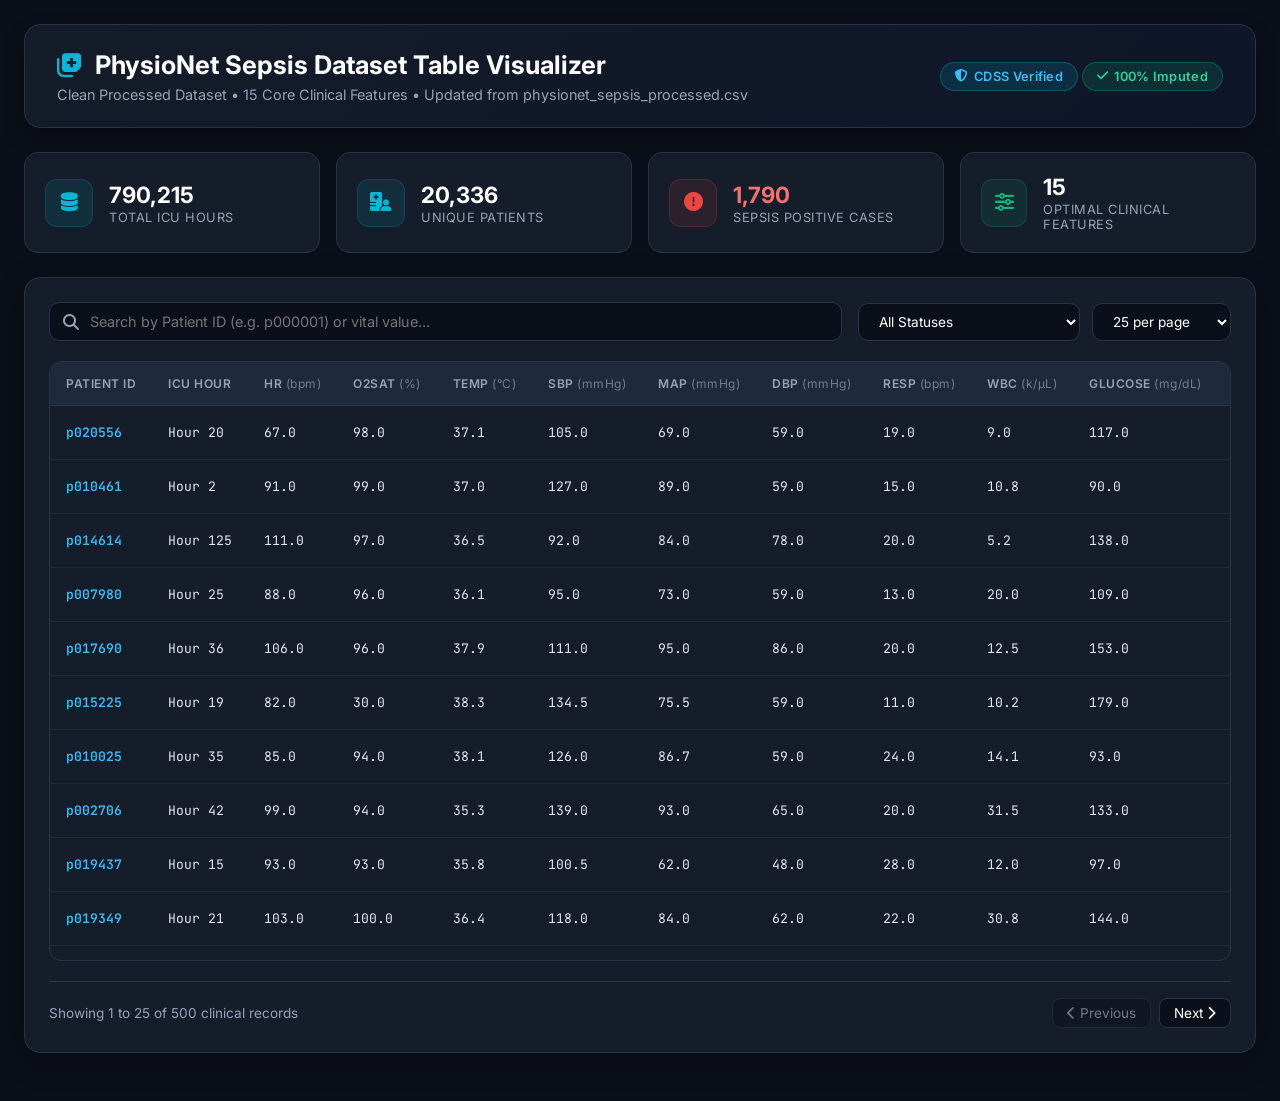
<file: dataset_table_viewer.html>
<!DOCTYPE html>
<html lang="en">
<head>
    <meta charset="UTF-8">
    <meta name="viewport" content="width=device-width, initial-scale=1.0">
    <title>PhysioNet Sepsis Dataset Visualizer (15 Core Features)</title>
    <link href="https://fonts.googleapis.com/css2?family=Inter:wght@300;400;500;600;700&family=JetBrains+Mono:wght@400;500&display=swap" rel="stylesheet">
    <link rel="stylesheet" href="https://cdnjs.cloudflare.com/ajax/libs/font-awesome/6.4.0/css/all.min.css">
    <style>
        :root {
            --bg-primary: #0b0f19;
            --bg-card: #151d2a;
            --bg-table-header: #1e293b;
            --border-color: #273549;
            --text-main: #f8fafc;
            --text-muted: #94a3b8;
            --accent-cyan: #06b6d4;
            --accent-blue: #3b82f6;
            --accent-green: #10b981;
            --accent-red: #ef4444;
            --accent-amber: #f59e0b;
        }
        * { margin: 0; padding: 0; box-sizing: border-box; font-family: 'Inter', sans-serif; }
        body { background: var(--bg-primary); color: var(--text-main); min-height: 100vh; padding: 24px; }
        
        .header-container {
            background: linear-gradient(135deg, rgba(21, 29, 42, 0.95), rgba(15, 23, 42, 0.95));
            border: 1px solid var(--border-color);
            border-radius: 16px;
            padding: 24px 32px;
            margin-bottom: 24px;
            display: flex;
            justify-content: space-between;
            align-items: center;
            backdrop-filter: blur(12px);
            box-shadow: 0 10px 25px -5px rgba(0,0,0,0.4);
        }
        .header-title h1 { font-size: 1.6rem; font-weight: 700; color: #fff; display: flex; align-items: center; gap: 12px; }
        .header-title h1 i { color: var(--accent-cyan); }
        .header-title p { color: var(--text-muted); font-size: 0.9rem; margin-top: 6px; }
        
        .badge { padding: 6px 14px; border-radius: 20px; font-size: 0.8rem; font-weight: 600; display: inline-flex; align-items: center; gap: 6px; letter-spacing: 0.3px; }
        .badge-cyan { background: rgba(6,182,212,0.15); color: #38bdf8; border: 1px solid rgba(6,182,212,0.3); }
        .badge-red { background: rgba(239,68,68,0.15); color: #f87171; border: 1px solid rgba(239,68,68,0.3); }
        .badge-green { background: rgba(16,185,129,0.15); color: #34d399; border: 1px solid rgba(16,185,129,0.3); }

        /* Stats Grid */
        .stats-grid { display: grid; grid-template-columns: repeat(auto-fit, minmax(220px, 1fr)); gap: 16px; margin-bottom: 24px; }
        .stat-card {
            background: var(--bg-card);
            border: 1px solid var(--border-color);
            border-radius: 14px;
            padding: 20px;
            display: flex;
            align-items: center;
            gap: 16px;
            transition: all 0.2s ease;
        }
        .stat-card:hover { transform: translateY(-2px); border-color: var(--accent-cyan); }
        .stat-icon {
            width: 48px; height: 48px; border-radius: 12px; display: flex; align-items: center; justify-content: center; font-size: 1.2rem;
            background: rgba(6,182,212,0.1); color: var(--accent-cyan); border: 1px solid rgba(6,182,212,0.2);
        }
        .stat-val { font-size: 1.4rem; font-weight: 700; color: #fff; }
        .stat-lbl { font-size: 0.8rem; color: var(--text-muted); text-transform: uppercase; letter-spacing: 0.5px; margin-top: 2px; }

        /* Main View Container */
        .card {
            background: var(--bg-card);
            border: 1px solid var(--border-color);
            border-radius: 16px;
            padding: 24px;
            margin-bottom: 24px;
            box-shadow: 0 8px 30px rgba(0,0,0,0.3);
        }
        .controls-bar {
            display: flex;
            flex-wrap: wrap;
            justify-content: space-between;
            align-items: center;
            gap: 16px;
            margin-bottom: 20px;
        }
        .search-box {
            position: relative;
            flex: 1;
            min-width: 260px;
        }
        .search-box input {
            width: 100%;
            padding: 10px 16px 10px 40px;
            background: #0b0f19;
            border: 1px solid var(--border-color);
            border-radius: 10px;
            color: #fff;
            font-size: 0.9rem;
            outline: none;
            transition: border-color 0.2s;
        }
        .search-box input:focus { border-color: var(--accent-cyan); }
        .search-box i { position: absolute; left: 14px; top: 50%; transform: translateY(-50%); color: var(--text-muted); }

        .filter-group { display: flex; align-items: center; gap: 12px; }
        .select-custom {
            background: #0b0f19;
            border: 1px solid var(--border-color);
            color: #fff;
            padding: 9px 16px;
            border-radius: 10px;
            font-size: 0.85rem;
            outline: none;
            cursor: pointer;
        }

        /* Table Styling */
        .table-responsive { overflow-x: auto; border-radius: 12px; border: 1px solid var(--border-color); max-height: 600px; }
        table { width: 100%; border-collapse: collapse; text-align: left; font-size: 0.85rem; white-space: nowrap; }
        th {
            background: var(--bg-table-header);
            color: var(--text-muted);
            font-weight: 600;
            padding: 14px 16px;
            position: sticky;
            top: 0;
            z-index: 10;
            border-bottom: 1px solid var(--border-color);
            text-transform: uppercase;
            font-size: 0.75rem;
            letter-spacing: 0.5px;
        }
        td { padding: 12px 16px; border-bottom: 1px solid rgba(39, 53, 73, 0.5); color: #e2e8f0; font-family: 'JetBrains Mono', monospace; font-size: 0.82rem; }
        tr:hover td { background: rgba(30, 41, 59, 0.6); }
        
        .val-missing { color: #475569; font-style: italic; }
        .val-sepsis { color: #f87171; font-weight: 600; }
        .val-normal { color: #34d399; font-weight: 500; }

        /* Pagination */
        .pagination-container {
            display: flex;
            justify-content: space-between;
            align-items: center;
            margin-top: 20px;
            padding-top: 16px;
            border-top: 1px solid var(--border-color);
        }
        .page-info { font-size: 0.85rem; color: var(--text-muted); }
        .page-btns { display: flex; gap: 8px; }
        .btn-page {
            background: #0b0f19;
            border: 1px solid var(--border-color);
            color: #fff;
            padding: 6px 14px;
            border-radius: 8px;
            cursor: pointer;
            font-size: 0.85rem;
            transition: all 0.2s;
        }
        .btn-page:hover:not(:disabled) { background: var(--accent-cyan); border-color: var(--accent-cyan); color: #000; }
        .btn-page:disabled { opacity: 0.4; cursor: not-allowed; }
    </style>
</head>
<body>

    <!-- Header Section -->
    <div class="header-container">
        <div class="header-title">
            <h1><i class="fa-solid fa-notes-medical"></i> PhysioNet Sepsis Dataset Table Visualizer</h1>
            <p>Clean Processed Dataset • 15 Core Clinical Features • Updated from <code>physionet_sepsis_processed.csv</code></p>
        </div>
        <div>
            <span class="badge badge-cyan"><i class="fa-solid fa-shield-halved"></i> CDSS Verified</span>
            <span class="badge badge-green"><i class="fa-solid fa-check"></i> 100% Imputed</span>
        </div>
    </div>

    <!-- Executive Metrics Grid -->
    <div class="stats-grid">
        <div class="stat-card">
            <div class="stat-icon"><i class="fa-solid fa-database"></i></div>
            <div>
                <div class="stat-val">790,215</div>
                <div class="stat-lbl">Total ICU Hours</div>
            </div>
        </div>
        <div class="stat-card">
            <div class="stat-icon"><i class="fa-solid fa-hospital-user"></i></div>
            <div>
                <div class="stat-val">20,336</div>
                <div class="stat-lbl">Unique Patients</div>
            </div>
        </div>
        <div class="stat-card">
            <div class="stat-icon" style="color: var(--accent-red); background: rgba(239,68,68,0.1); border-color: rgba(239,68,68,0.2);"><i class="fa-solid fa-circle-exclamation"></i></div>
            <div>
                <div class="stat-val" style="color: #f87171;">1,790</div>
                <div class="stat-lbl">Sepsis Positive Cases</div>
            </div>
        </div>
        <div class="stat-card">
            <div class="stat-icon" style="color: var(--accent-green); background: rgba(16,185,129,0.1); border-color: rgba(16,185,129,0.2);"><i class="fa-solid fa-sliders"></i></div>
            <div>
                <div class="stat-val">15</div>
                <div class="stat-lbl">Optimal Clinical Features</div>
            </div>
        </div>
    </div>

    <!-- Data Table View -->
    <div class="card">
        <div class="controls-bar">
            <div class="search-box">
                <i class="fa-solid fa-magnifying-glass"></i>
                <input type="text" id="searchInput" placeholder="Search by Patient ID (e.g. p000001) or vital value...">
            </div>
            <div class="filter-group">
                <select id="statusFilter" class="select-custom">
                    <option value="ALL">All Statuses</option>
                    <option value="SEPSIS">Sepsis Positive (Label = 1)</option>
                    <option value="NORMAL">Normal (Label = 0)</option>
                </select>
                <select id="pageSizeSelect" class="select-custom">
                    <option value="15">15 per page</option>
                    <option value="25" selected>25 per page</option>
                    <option value="50">50 per page</option>
                    <option value="100">100 per page</option>
                </select>
            </div>
        </div>

        <div class="table-responsive">
            <table id="dataTable">
                <thead>
                    <tr>
                        <th>Patient ID</th>
                        <th>ICU Hour</th>
                        <th>HR <span style="font-weight:400; text-transform:none; opacity:0.7;">(bpm)</span></th>
                        <th>O2Sat <span style="font-weight:400; text-transform:none; opacity:0.7;">(%)</span></th>
                        <th>Temp <span style="font-weight:400; text-transform:none; opacity:0.7;">(°C)</span></th>
                        <th>SBP <span style="font-weight:400; text-transform:none; opacity:0.7;">(mmHg)</span></th>
                        <th>MAP <span style="font-weight:400; text-transform:none; opacity:0.7;">(mmHg)</span></th>
                        <th>DBP <span style="font-weight:400; text-transform:none; opacity:0.7;">(mmHg)</span></th>
                        <th>Resp <span style="font-weight:400; text-transform:none; opacity:0.7;">(bpm)</span></th>
                        <th>WBC <span style="font-weight:400; text-transform:none; opacity:0.7;">(k/µL)</span></th>
                        <th>Glucose <span style="font-weight:400; text-transform:none; opacity:0.7;">(mg/dL)</span></th>
                        <th>Lactate <span style="font-weight:400; text-transform:none; opacity:0.7;">(mmol/L)</span></th>
                        <th>Creatinine <span style="font-weight:400; text-transform:none; opacity:0.7;">(mg/dL)</span></th>
                        <th>Platelets <span style="font-weight:400; text-transform:none; opacity:0.7;">(k/µL)</span></th>
                        <th>Age</th>
                        <th>Gender</th>
                        <th>Sepsis Status</th>
                    </tr>
                </thead>
                <tbody id="tableBody">
                    <!-- Dynamic JavaScript Table Rows -->
                </tbody>
            </table>
        </div>

        <div class="pagination-container">
            <div class="page-info" id="pageInfo">Showing 0 to 0 of 0 entries</div>
            <div class="page-btns">
                <button class="btn-page" id="btnPrev"><i class="fa-solid fa-chevron-left"></i> Previous</button>
                <button class="btn-page" id="btnNext">Next <i class="fa-solid fa-chevron-right"></i></button>
            </div>
        </div>
    </div>

    <script>
        const rawRecords = [{"Patient_ID": "p020556", "ICULOS": 20, "HR": 67.0, "O2Sat": 98.0, "Temp": 37.06, "SBP": 105.0, "MAP": 69.0, "DBP": 59.0, "Resp": 19.0, "WBC": 9.0, "Glucose": 117.0, "Lactate": 1.5, "Creatinine": 1.0, "Platelets": 217.0, "Age": 67.88, "Gender": 0, "SepsisLabel": 0}, {"Patient_ID": "p010461", "ICULOS": 2, "HR": 91.0, "O2Sat": 99.0, "Temp": 37.0, "SBP": 127.0, "MAP": 89.0, "DBP": 59.0, "Resp": 15.0, "WBC": 10.8, "Glucose": 90.0, "Lactate": 1.5, "Creatinine": 1.8, "Platelets": 687.0, "Age": 76.49, "Gender": 1, "SepsisLabel": 1}, {"Patient_ID": "p014614", "ICULOS": 125, "HR": 111.0, "O2Sat": 97.0, "Temp": 36.5, "SBP": 92.0, "MAP": 84.0, "DBP": 78.0, "Resp": 20.0, "WBC": 5.23, "Glucose": 138.0, "Lactate": 1.8, "Creatinine": 4.2, "Platelets": 187.0, "Age": 29.0, "Gender": 0, "SepsisLabel": 0}, {"Patient_ID": "p007980", "ICULOS": 25, "HR": 88.0, "O2Sat": 96.0, "Temp": 36.11, "SBP": 95.0, "MAP": 73.0, "DBP": 59.0, "Resp": 13.0, "WBC": 20.0, "Glucose": 109.0, "Lactate": 0.7, "Creatinine": 0.4, "Platelets": 221.0, "Age": 39.54, "Gender": 0, "SepsisLabel": 1}, {"Patient_ID": "p017690", "ICULOS": 36, "HR": 106.0, "O2Sat": 96.0, "Temp": 37.94, "SBP": 111.0, "MAP": 95.0, "DBP": 86.0, "Resp": 20.0, "WBC": 12.5, "Glucose": 153.0, "Lactate": 1.0, "Creatinine": 0.7, "Platelets": 375.0, "Age": 45.5, "Gender": 1, "SepsisLabel": 1}, {"Patient_ID": "p015225", "ICULOS": 19, "HR": 82.0, "O2Sat": 30.0, "Temp": 38.33, "SBP": 134.5, "MAP": 75.5, "DBP": 59.0, "Resp": 11.0, "WBC": 10.2, "Glucose": 179.0, "Lactate": 1.5, "Creatinine": 1.0, "Platelets": 173.0, "Age": 85.19, "Gender": 0, "SepsisLabel": 0}, {"Patient_ID": "p010025", "ICULOS": 35, "HR": 85.0, "O2Sat": 94.0, "Temp": 38.11, "SBP": 126.0, "MAP": 86.67, "DBP": 59.0, "Resp": 24.0, "WBC": 14.1, "Glucose": 93.0, "Lactate": 1.5, "Creatinine": 0.5, "Platelets": 217.0, "Age": 53.94, "Gender": 1, "SepsisLabel": 0}, {"Patient_ID": "p002706", "ICULOS": 42, "HR": 99.0, "O2Sat": 94.0, "Temp": 35.33, "SBP": 139.0, "MAP": 93.0, "DBP": 65.0, "Resp": 20.0, "WBC": 31.5, "Glucose": 133.0, "Lactate": 1.5, "Creatinine": 1.1, "Platelets": 294.0, "Age": 76.9, "Gender": 1, "SepsisLabel": 1}, {"Patient_ID": "p019437", "ICULOS": 15, "HR": 93.0, "O2Sat": 93.0, "Temp": 35.8, "SBP": 100.5, "MAP": 62.0, "DBP": 48.0, "Resp": 28.0, "WBC": 12.0, "Glucose": 97.0, "Lactate": 10.9, "Creatinine": 4.0, "Platelets": 89.0, "Age": 49.39, "Gender": 1, "SepsisLabel": 1}, {"Patient_ID": "p019349", "ICULOS": 21, "HR": 103.0, "O2Sat": 100.0, "Temp": 36.44, "SBP": 118.0, "MAP": 84.0, "DBP": 62.0, "Resp": 22.0, "WBC": 30.8, "Glucose": 144.0, "Lactate": 1.6, "Creatinine": 0.5, "Platelets": 150.0, "Age": 66.23, "Gender": 0, "SepsisLabel": 0}, {"Patient_ID": "p010043", "ICULOS": 47, "HR": 95.0, "O2Sat": 95.0, "Temp": 36.11, "SBP": 109.0, "MAP": 77.0, "DBP": 60.0, "Resp": 14.0, "WBC": 11.3, "Glucose": 224.0, "Lactate": 1.5, "Creatinine": 2.5, "Platelets": 112.0, "Age": 79.98, "Gender": 1, "SepsisLabel": 1}, {"Patient_ID": "p007194", "ICULOS": 83, "HR": 107.0, "O2Sat": 86.0, "Temp": 38.44, "SBP": 103.0, "MAP": 65.67, "DBP": 59.0, "Resp": 22.0, "WBC": 5.2, "Glucose": 151.0, "Lactate": 1.5, "Creatinine": 3.7, "Platelets": 148.0, "Age": 41.66, "Gender": 0, "SepsisLabel": 1}, {"Patient_ID": "p006866", "ICULOS": 13, "HR": 68.0, "O2Sat": 92.0, "Temp": 37.0, "SBP": 142.0, "MAP": 76.67, "DBP": 59.0, "Resp": 18.0, "WBC": 6.5, "Glucose": 170.0, "Lactate": 1.5, "Creatinine": 1.1, "Platelets": 270.0, "Age": 74.02, "Gender": 1, "SepsisLabel": 0}, {"Patient_ID": "p000064", "ICULOS": 28, "HR": 84.0, "O2Sat": 100.0, "Temp": 37.33, "SBP": 119.0, "MAP": 75.0, "DBP": 53.0, "Resp": 21.0, "WBC": 10.1, "Glucose": 101.0, "Lactate": 0.9, "Creatinine": 1.0, "Platelets": 190.0, "Age": 68.98, "Gender": 0, "SepsisLabel": 1}, {"Patient_ID": "p002991", "ICULOS": 28, "HR": 100.0, "O2Sat": 96.0, "Temp": 36.9, "SBP": 119.0, "MAP": 71.0, "DBP": 54.0, "Resp": 26.0, "WBC": 17.7, "Glucose": 144.0, "Lactate": 2.3, "Creatinine": 0.7, "Platelets": 73.0, "Age": 66.72, "Gender": 0, "SepsisLabel": 0}, {"Patient_ID": "p011238", "ICULOS": 20, "HR": 64.0, "O2Sat": 97.0, "Temp": 36.89, "SBP": 110.0, "MAP": 74.0, "DBP": 59.0, "Resp": 11.0, "WBC": 6.5, "Glucose": 123.0, "Lactate": 1.5, "Creatinine": 0.9, "Platelets": 377.0, "Age": 53.3, "Gender": 1, "SepsisLabel": 0}, {"Patient_ID": "p010910", "ICULOS": 6, "HR": 103.0, "O2Sat": 96.0, "Temp": 36.0, "SBP": 167.0, "MAP": 113.0, "DBP": 59.0, "Resp": 19.0, "WBC": 8.9, "Glucose": 60.0, "Lactate": 1.5, "Creatinine": 0.8, "Platelets": 122.0, "Age": 50.09, "Gender": 0, "SepsisLabel": 0}, {"Patient_ID": "p005688", "ICULOS": 8, "HR": 93.0, "O2Sat": 95.0, "Temp": 38.17, "SBP": 87.0, "MAP": 50.0, "DBP": 59.0, "Resp": 15.0, "WBC": 10.8, "Glucose": 123.0, "Lactate": 1.5, "Creatinine": 0.9, "Platelets": 194.0, "Age": 47.78, "Gender": 1, "SepsisLabel": 1}, {"Patient_ID": "p018633", "ICULOS": 19, "HR": 73.0, "O2Sat": 98.0, "Temp": 37.56, "SBP": 118.0, "MAP": 68.0, "DBP": 59.0, "Resp": 16.0, "WBC": 6.4, "Glucose": 196.0, "Lactate": 1.5, "Creatinine": 0.5, "Platelets": 98.0, "Age": 81.36, "Gender": 0, "SepsisLabel": 0}, {"Patient_ID": "p016339", "ICULOS": 5, "HR": 111.0, "O2Sat": 100.0, "Temp": 38.56, "SBP": 141.0, "MAP": 78.0, "DBP": 54.0, "Resp": 26.0, "WBC": 12.3, "Glucose": 124.0, "Lactate": 1.3, "Creatinine": 0.6, "Platelets": 218.0, "Age": 58.21, "Gender": 1, "SepsisLabel": 0}, {"Patient_ID": "p002539", "ICULOS": 19, "HR": 77.0, "O2Sat": 98.0, "Temp": 36.67, "SBP": 103.0, "MAP": 70.33, "DBP": 59.0, "Resp": 17.0, "WBC": 8.5, "Glucose": 95.0, "Lactate": 1.5, "Creatinine": 0.9, "Platelets": 383.0, "Age": 83.61, "Gender": 1, "SepsisLabel": 0}, {"Patient_ID": "p014539", "ICULOS": 38, "HR": 72.0, "O2Sat": 98.0, "Temp": 36.44, "SBP": 87.0, "MAP": 70.0, "DBP": 54.0, "Resp": 14.0, "WBC": 12.4, "Glucose": 229.0, "Lactate": 1.5, "Creatinine": 2.3, "Platelets": 222.0, "Age": 80.19, "Gender": 0, "SepsisLabel": 0}, {"Patient_ID": "p014197", "ICULOS": 15, "HR": 87.0, "O2Sat": 96.0, "Temp": 36.9, "SBP": 97.0, "MAP": 67.0, "DBP": 54.0, "Resp": 12.0, "WBC": 13.1, "Glucose": 139.0, "Lactate": 1.9, "Creatinine": 1.0, "Platelets": 139.0, "Age": 68.2, "Gender": 1, "SepsisLabel": 0}, {"Patient_ID": "p017025", "ICULOS": 21, "HR": 77.0, "O2Sat": 100.0, "Temp": 37.22, "SBP": 113.0, "MAP": 69.67, "DBP": 59.0, "Resp": 18.0, "WBC": 15.9, "Glucose": 119.0, "Lactate": 1.5, "Creatinine": 0.5, "Platelets": 415.0, "Age": 78.1, "Gender": 0, "SepsisLabel": 0}, {"Patient_ID": "p013274", "ICULOS": 3, "HR": 80.0, "O2Sat": 99.0, "Temp": 36.78, "SBP": 80.0, "MAP": 58.0, "DBP": 45.0, "Resp": 24.0, "WBC": 28.2, "Glucose": 74.0, "Lactate": 1.5, "Creatinine": 0.7, "Platelets": 707.0, "Age": 75.43, "Gender": 0, "SepsisLabel": 1}, {"Patient_ID": "p018760", "ICULOS": 135, "HR": 95.5, "O2Sat": 96.0, "Temp": 37.44, "SBP": 129.5, "MAP": 89.0, "DBP": 68.5, "Resp": 24.0, "WBC": 5.2, "Glucose": 122.0, "Lactate": 1.1, "Creatinine": 1.1, "Platelets": 54.0, "Age": 55.93, "Gender": 1, "SepsisLabel": 0}, {"Patient_ID": "p005351", "ICULOS": 23, "HR": 120.0, "O2Sat": 96.0, "Temp": 36.61, "SBP": 121.0, "MAP": 81.0, "DBP": 59.0, "Resp": 19.0, "WBC": 13.3, "Glucose": 107.0, "Lactate": 1.5, "Creatinine": 0.4, "Platelets": 58.0, "Age": 62.0, "Gender": 0, "SepsisLabel": 0}, {"Patient_ID": "p011760", "ICULOS": 32, "HR": 80.0, "O2Sat": 97.0, "Temp": 36.9, "SBP": 95.0, "MAP": 59.0, "DBP": 46.0, "Resp": 29.0, "WBC": 7.2, "Glucose": 141.0, "Lactate": 1.6, "Creatinine": 0.9, "Platelets": 130.0, "Age": 56.45, "Gender": 1, "SepsisLabel": 1}, {"Patient_ID": "p001717", "ICULOS": 13, "HR": 113.0, "O2Sat": 96.0, "Temp": 37.94, "SBP": 95.0, "MAP": 73.0, "DBP": 58.0, "Resp": 21.0, "WBC": 30.9, "Glucose": 143.0, "Lactate": 1.5, "Creatinine": 0.7, "Platelets": 510.0, "Age": 48.42, "Gender": 0, "SepsisLabel": 1}, {"Patient_ID": "p010608", "ICULOS": 40, "HR": 94.0, "O2Sat": 98.0, "Temp": 37.11, "SBP": 126.0, "MAP": 86.0, "DBP": 68.0, "Resp": 22.0, "WBC": 11.7, "Glucose": 114.0, "Lactate": 1.5, "Creatinine": 1.0, "Platelets": 259.0, "Age": 50.62, "Gender": 1, "SepsisLabel": 0}, {"Patient_ID": "p019162", "ICULOS": 35, "HR": 72.0, "O2Sat": 98.0, "Temp": 37.0, "SBP": 113.0, "MAP": 75.0, "DBP": 59.0, "Resp": 17.0, "WBC": 4.0, "Glucose": 93.0, "Lactate": 1.5, "Creatinine": 0.5, "Platelets": 71.0, "Age": 61.59, "Gender": 1, "SepsisLabel": 0}, {"Patient_ID": "p011414", "ICULOS": 15, "HR": 78.0, "O2Sat": 97.0, "Temp": 36.22, "SBP": 90.0, "MAP": 60.67, "DBP": 59.0, "Resp": 15.0, "WBC": 7.1, "Glucose": 115.0, "Lactate": 1.5, "Creatinine": 0.7, "Platelets": 185.0, "Age": 45.21, "Gender": 0, "SepsisLabel": 0}, {"Patient_ID": "p004286", "ICULOS": 39, "HR": 96.0, "O2Sat": 98.5, "Temp": 36.95, "SBP": 119.0, "MAP": 77.5, "DBP": 55.5, "Resp": 9.75, "WBC": 8.1, "Glucose": 165.0, "Lactate": 3.6, "Creatinine": 1.8, "Platelets": 92.0, "Age": 84.03, "Gender": 0, "SepsisLabel": 0}, {"Patient_ID": "p013027", "ICULOS": 12, "HR": 99.0, "O2Sat": 98.0, "Temp": 36.0, "SBP": 102.0, "MAP": 64.0, "DBP": 52.0, "Resp": 13.0, "WBC": 19.3, "Glucose": 171.0, "Lactate": 2.8, "Creatinine": 3.8, "Platelets": 90.0, "Age": 68.5, "Gender": 1, "SepsisLabel": 1}, {"Patient_ID": "p019210", "ICULOS": 53, "HR": 91.0, "O2Sat": 93.0, "Temp": 37.94, "SBP": 119.0, "MAP": 60.0, "DBP": 35.0, "Resp": 31.0, "WBC": 13.3, "Glucose": 107.0, "Lactate": 1.6, "Creatinine": 1.1, "Platelets": 106.0, "Age": 85.71, "Gender": 0, "SepsisLabel": 1}, {"Patient_ID": "p001614", "ICULOS": 13, "HR": 94.0, "O2Sat": 99.0, "Temp": 37.5, "SBP": 128.0, "MAP": 91.0, "DBP": 71.0, "Resp": 18.0, "WBC": 12.9, "Glucose": 103.0, "Lactate": 1.5, "Creatinine": 0.5, "Platelets": 310.0, "Age": 36.28, "Gender": 0, "SepsisLabel": 0}, {"Patient_ID": "p001478", "ICULOS": 39, "HR": 90.0, "O2Sat": 94.0, "Temp": 38.33, "SBP": 118.0, "MAP": 76.0, "DBP": 55.0, "Resp": 29.0, "WBC": 9.5, "Glucose": 93.0, "Lactate": 1.1, "Creatinine": 0.5, "Platelets": 119.0, "Age": 60.01, "Gender": 0, "SepsisLabel": 0}, {"Patient_ID": "p007132", "ICULOS": 120, "HR": 118.0, "O2Sat": 99.0, "Temp": 38.56, "SBP": 104.0, "MAP": 78.0, "DBP": 66.0, "Resp": 13.0, "WBC": 13.7, "Glucose": 113.0, "Lactate": 1.5, "Creatinine": 0.4, "Platelets": 180.0, "Age": 28.71, "Gender": 1, "SepsisLabel": 1}, {"Patient_ID": "p004749", "ICULOS": 70, "HR": 79.5, "O2Sat": 92.5, "Temp": 37.0, "SBP": 100.5, "MAP": 58.0, "DBP": 40.0, "Resp": 23.5, "WBC": 17.8, "Glucose": 226.0, "Lactate": 1.5, "Creatinine": 1.1, "Platelets": 165.0, "Age": 84.45, "Gender": 0, "SepsisLabel": 1}, {"Patient_ID": "p015160", "ICULOS": 14, "HR": 122.0, "O2Sat": 95.0, "Temp": 38.5, "SBP": 104.0, "MAP": 65.0, "DBP": 59.0, "Resp": 23.0, "WBC": 16.5, "Glucose": 258.0, "Lactate": 1.5, "Creatinine": 0.3, "Platelets": 498.0, "Age": 53.17, "Gender": 1, "SepsisLabel": 1}, {"Patient_ID": "p007854", "ICULOS": 29, "HR": 94.0, "O2Sat": 98.0, "Temp": 38.0, "SBP": 112.0, "MAP": 76.0, "DBP": 61.0, "Resp": 20.0, "WBC": 7.1, "Glucose": 154.0, "Lactate": 1.5, "Creatinine": 0.6, "Platelets": 188.0, "Age": 40.25, "Gender": 0, "SepsisLabel": 0}, {"Patient_ID": "p000034", "ICULOS": 6, "HR": 83.5, "O2Sat": 97.0, "Temp": 36.17, "SBP": 92.5, "MAP": 69.5, "DBP": 56.5, "Resp": 19.5, "WBC": 15.0, "Glucose": 108.0, "Lactate": 1.1, "Creatinine": 0.9, "Platelets": 472.0, "Age": 77.28, "Gender": 0, "SepsisLabel": 1}, {"Patient_ID": "p009197", "ICULOS": 173, "HR": 69.0, "O2Sat": 99.0, "Temp": 36.78, "SBP": 112.0, "MAP": 62.0, "DBP": 41.0, "Resp": 24.5, "WBC": 12.3, "Glucose": 102.0, "Lactate": 1.0, "Creatinine": 2.7, "Platelets": 114.0, "Age": 72.24, "Gender": 1, "SepsisLabel": 0}, {"Patient_ID": "p012459", "ICULOS": 20, "HR": 72.0, "O2Sat": 94.0, "Temp": 38.33, "SBP": 136.0, "MAP": 74.67, "DBP": 59.0, "Resp": 20.0, "WBC": 10.6, "Glucose": 227.0, "Lactate": 1.5, "Creatinine": 3.3, "Platelets": 218.0, "Age": 75.01, "Gender": 1, "SepsisLabel": 1}, {"Patient_ID": "p001069", "ICULOS": 147, "HR": 92.0, "O2Sat": 100.0, "Temp": 37.56, "SBP": 146.0, "MAP": 85.0, "DBP": 65.0, "Resp": 20.0, "WBC": 14.9, "Glucose": 109.0, "Lactate": 1.7, "Creatinine": 0.5, "Platelets": 183.0, "Age": 27.94, "Gender": 1, "SepsisLabel": 1}, {"Patient_ID": "p010974", "ICULOS": 17, "HR": 70.5, "O2Sat": 100.0, "Temp": 37.5, "SBP": 113.0, "MAP": 70.5, "DBP": 45.5, "Resp": 16.0, "WBC": 4.3, "Glucose": 111.0, "Lactate": 1.5, "Creatinine": 3.2, "Platelets": 205.0, "Age": 81.49, "Gender": 1, "SepsisLabel": 1}, {"Patient_ID": "p010161", "ICULOS": 18, "HR": 82.0, "O2Sat": 95.5, "Temp": 36.67, "SBP": 138.0, "MAP": 93.5, "DBP": 78.5, "Resp": 18.5, "WBC": 6.3, "Glucose": 68.0, "Lactate": 1.5, "Creatinine": 1.4, "Platelets": 44.0, "Age": 51.29, "Gender": 1, "SepsisLabel": 1}, {"Patient_ID": "p009829", "ICULOS": 12, "HR": 96.0, "O2Sat": 100.0, "Temp": 39.28, "SBP": 122.0, "MAP": 72.0, "DBP": 54.0, "Resp": 22.0, "WBC": 8.8, "Glucose": 81.0, "Lactate": 2.1, "Creatinine": 0.7, "Platelets": 135.0, "Age": 32.74, "Gender": 1, "SepsisLabel": 1}, {"Patient_ID": "p019602", "ICULOS": 154, "HR": 77.0, "O2Sat": 96.0, "Temp": 38.0, "SBP": 104.0, "MAP": 66.0, "DBP": 44.0, "Resp": 25.0, "WBC": 16.2, "Glucose": 165.0, "Lactate": 1.26, "Creatinine": 1.0, "Platelets": 161.0, "Age": 79.64, "Gender": 0, "SepsisLabel": 0}, {"Patient_ID": "p017568", "ICULOS": 4, "HR": 76.0, "O2Sat": 99.0, "Temp": 36.39, "SBP": 83.0, "MAP": 61.0, "DBP": 44.0, "Resp": 30.0, "WBC": 27.1, "Glucose": 160.0, "Lactate": 2.5, "Creatinine": 2.9, "Platelets": 49.0, "Age": 64.89, "Gender": 0, "SepsisLabel": 1}, {"Patient_ID": "p012150", "ICULOS": 6, "HR": 51.0, "O2Sat": 96.0, "Temp": 36.39, "SBP": 127.0, "MAP": 78.33, "DBP": 59.0, "Resp": 24.0, "WBC": 10.8, "Glucose": 123.0, "Lactate": 1.5, "Creatinine": 0.9, "Platelets": 194.0, "Age": 82.83, "Gender": 0, "SepsisLabel": 1}, {"Patient_ID": "p014409", "ICULOS": 163, "HR": 88.0, "O2Sat": 97.0, "Temp": 37.67, "SBP": 154.0, "MAP": 107.33, "DBP": 81.0, "Resp": 22.0, "WBC": 10.9, "Glucose": 131.0, "Lactate": 1.5, "Creatinine": 0.8, "Platelets": 310.0, "Age": 79.09, "Gender": 1, "SepsisLabel": 1}, {"Patient_ID": "p003752", "ICULOS": 10, "HR": 93.0, "O2Sat": 94.0, "Temp": 38.28, "SBP": 101.0, "MAP": 69.0, "DBP": 59.0, "Resp": 17.0, "WBC": 14.3, "Glucose": 87.0, "Lactate": 1.5, "Creatinine": 5.4, "Platelets": 466.0, "Age": 54.43, "Gender": 0, "SepsisLabel": 1}, {"Patient_ID": "p005917", "ICULOS": 37, "HR": 72.0, "O2Sat": 98.0, "Temp": 36.44, "SBP": 134.0, "MAP": 74.0, "DBP": 58.0, "Resp": 23.0, "WBC": 8.3, "Glucose": 122.0, "Lactate": 1.5, "Creatinine": 0.7, "Platelets": 187.0, "Age": 77.64, "Gender": 1, "SepsisLabel": 0}, {"Patient_ID": "p000011", "ICULOS": 35, "HR": 89.0, "O2Sat": 100.0, "Temp": 37.17, "SBP": 141.0, "MAP": 85.0, "DBP": 57.0, "Resp": 17.0, "WBC": 10.6, "Glucose": 137.0, "Lactate": 1.0, "Creatinine": 0.7, "Platelets": 184.0, "Age": 65.79, "Gender": 1, "SepsisLabel": 1}, {"Patient_ID": "p004766", "ICULOS": 89, "HR": 100.0, "O2Sat": 96.0, "Temp": 37.78, "SBP": 119.0, "MAP": 84.0, "DBP": 63.0, "Resp": 19.0, "WBC": 18.2, "Glucose": 98.0, "Lactate": 1.0, "Creatinine": 0.3, "Platelets": 305.0, "Age": 61.86, "Gender": 1, "SepsisLabel": 1}, {"Patient_ID": "p013204", "ICULOS": 83, "HR": 120.0, "O2Sat": 95.0, "Temp": 34.67, "SBP": 143.0, "MAP": 87.0, "DBP": 63.0, "Resp": 26.0, "WBC": 16.2, "Glucose": 124.0, "Lactate": 1.5, "Creatinine": 0.8, "Platelets": 172.0, "Age": 79.61, "Gender": 1, "SepsisLabel": 1}, {"Patient_ID": "p007538", "ICULOS": 9, "HR": 68.0, "O2Sat": 95.0, "Temp": 36.11, "SBP": 118.0, "MAP": 76.0, "DBP": 58.0, "Resp": 22.0, "WBC": 25.5, "Glucose": 109.0, "Lactate": 1.4, "Creatinine": 2.0, "Platelets": 216.0, "Age": 55.72, "Gender": 1, "SepsisLabel": 1}, {"Patient_ID": "p008293", "ICULOS": 11, "HR": 107.0, "O2Sat": 100.0, "Temp": 38.61, "SBP": 133.0, "MAP": 93.0, "DBP": 77.0, "Resp": 22.5, "WBC": 10.9, "Glucose": 101.0, "Lactate": 1.4, "Creatinine": 0.7, "Platelets": 227.0, "Age": 38.98, "Gender": 1, "SepsisLabel": 1}, {"Patient_ID": "p002220", "ICULOS": 39, "HR": 115.0, "O2Sat": 100.0, "Temp": 36.44, "SBP": 99.0, "MAP": 56.0, "DBP": 52.0, "Resp": 14.0, "WBC": 5.4, "Glucose": 70.0, "Lactate": 3.9, "Creatinine": 0.8, "Platelets": 48.0, "Age": 65.61, "Gender": 0, "SepsisLabel": 1}, {"Patient_ID": "p014185", "ICULOS": 37, "HR": 72.0, "O2Sat": 98.0, "Temp": 36.5, "SBP": 139.0, "MAP": 73.0, "DBP": 45.0, "Resp": 20.0, "WBC": 15.6, "Glucose": 115.0, "Lactate": 1.5, "Creatinine": 3.5, "Platelets": 89.0, "Age": 80.79, "Gender": 1, "SepsisLabel": 0}, {"Patient_ID": "p004343", "ICULOS": 22, "HR": 87.0, "O2Sat": 97.0, "Temp": 37.44, "SBP": 115.0, "MAP": 65.0, "DBP": 59.0, "Resp": 9.0, "WBC": 21.1, "Glucose": 225.0, "Lactate": 1.5, "Creatinine": 3.4, "Platelets": 219.0, "Age": 46.05, "Gender": 0, "SepsisLabel": 0}, {"Patient_ID": "p017416", "ICULOS": 33, "HR": 120.0, "O2Sat": 98.0, "Temp": 37.7, "SBP": 102.0, "MAP": 85.0, "DBP": 40.5, "Resp": 26.0, "WBC": 11.7, "Glucose": 138.0, "Lactate": 1.5, "Creatinine": 0.9, "Platelets": 115.0, "Age": 73.28, "Gender": 1, "SepsisLabel": 0}, {"Patient_ID": "p010612", "ICULOS": 8, "HR": 76.0, "O2Sat": 97.0, "Temp": 36.5, "SBP": 117.0, "MAP": 69.0, "DBP": 53.0, "Resp": 13.0, "WBC": 14.5, "Glucose": 135.0, "Lactate": 1.5, "Creatinine": 0.5, "Platelets": 232.0, "Age": 38.38, "Gender": 0, "SepsisLabel": 0}, {"Patient_ID": "p014924", "ICULOS": 17, "HR": 56.0, "O2Sat": 97.0, "Temp": 37.22, "SBP": 106.0, "MAP": 76.0, "DBP": 57.0, "Resp": 16.0, "WBC": 8.2, "Glucose": 130.0, "Lactate": 0.6, "Creatinine": 1.8, "Platelets": 222.0, "Age": 56.74, "Gender": 1, "SepsisLabel": 1}, {"Patient_ID": "p001439", "ICULOS": 22, "HR": 82.0, "O2Sat": 93.0, "Temp": 37.4, "SBP": 112.0, "MAP": 80.0, "DBP": 65.0, "Resp": 18.0, "WBC": 7.1, "Glucose": 132.0, "Lactate": 2.2, "Creatinine": 0.8, "Platelets": 115.0, "Age": 67.13, "Gender": 1, "SepsisLabel": 1}, {"Patient_ID": "p000656", "ICULOS": 29, "HR": 78.0, "O2Sat": 100.0, "Temp": 36.39, "SBP": 130.0, "MAP": 93.0, "DBP": 74.0, "Resp": 14.0, "WBC": 11.3, "Glucose": 122.0, "Lactate": 2.1, "Creatinine": 0.6, "Platelets": 136.0, "Age": 42.43, "Gender": 1, "SepsisLabel": 0}, {"Patient_ID": "p009259", "ICULOS": 194, "HR": 101.0, "O2Sat": 96.0, "Temp": 39.06, "SBP": 162.0, "MAP": 113.0, "DBP": 85.0, "Resp": 19.0, "WBC": 9.5, "Glucose": 139.0, "Lactate": 1.1, "Creatinine": 1.1, "Platelets": 287.0, "Age": 79.37, "Gender": 1, "SepsisLabel": 1}, {"Patient_ID": "p001646", "ICULOS": 279, "HR": 109.0, "O2Sat": 99.0, "Temp": 36.89, "SBP": 85.0, "MAP": 55.67, "DBP": 74.0, "Resp": 22.0, "WBC": 10.4, "Glucose": 105.0, "Lactate": 0.9, "Creatinine": 0.8, "Platelets": 404.0, "Age": 63.57, "Gender": 0, "SepsisLabel": 1}, {"Patient_ID": "p019396", "ICULOS": 16, "HR": 90.5, "O2Sat": 100.0, "Temp": 37.25, "SBP": 134.0, "MAP": 94.0, "DBP": 71.0, "Resp": 12.75, "WBC": 6.8, "Glucose": 157.0, "Lactate": 5.7, "Creatinine": 1.2, "Platelets": 89.0, "Age": 69.66, "Gender": 1, "SepsisLabel": 0}, {"Patient_ID": "p008741", "ICULOS": 34, "HR": 89.0, "O2Sat": 97.0, "Temp": 37.67, "SBP": 125.0, "MAP": 75.0, "DBP": 53.0, "Resp": 24.0, "WBC": 7.8, "Glucose": 94.0, "Lactate": 0.8, "Creatinine": 1.0, "Platelets": 116.0, "Age": 72.7, "Gender": 1, "SepsisLabel": 0}, {"Patient_ID": "p009249", "ICULOS": 36, "HR": 101.0, "O2Sat": 100.0, "Temp": 37.56, "SBP": 123.0, "MAP": 77.0, "DBP": 60.0, "Resp": 16.0, "WBC": 13.1, "Glucose": 93.0, "Lactate": 1.0, "Creatinine": 0.4, "Platelets": 121.0, "Age": 41.05, "Gender": 0, "SepsisLabel": 0}, {"Patient_ID": "p017322", "ICULOS": 11, "HR": 66.0, "O2Sat": 100.0, "Temp": 36.9, "SBP": 105.0, "MAP": 61.0, "DBP": 43.0, "Resp": 18.0, "WBC": 17.5, "Glucose": 192.0, "Lactate": 5.0, "Creatinine": 0.9, "Platelets": 298.0, "Age": 62.79, "Gender": 1, "SepsisLabel": 0}, {"Patient_ID": "p002458", "ICULOS": 9, "HR": 89.0, "O2Sat": 100.0, "Temp": 37.78, "SBP": 105.0, "MAP": 66.0, "DBP": 64.0, "Resp": 18.0, "WBC": 12.5, "Glucose": 132.0, "Lactate": 2.0, "Creatinine": 0.8, "Platelets": 243.0, "Age": 36.52, "Gender": 1, "SepsisLabel": 0}, {"Patient_ID": "p003784", "ICULOS": 51, "HR": 76.0, "O2Sat": 100.0, "Temp": 36.28, "SBP": 149.0, "MAP": 95.67, "DBP": 67.0, "Resp": 13.0, "WBC": 7.1, "Glucose": 140.0, "Lactate": 1.1, "Creatinine": 1.0, "Platelets": 53.0, "Age": 60.57, "Gender": 1, "SepsisLabel": 0}, {"Patient_ID": "p011664", "ICULOS": 9, "HR": 86.0, "O2Sat": 99.5, "Temp": 36.78, "SBP": 92.5, "MAP": 62.17, "DBP": 59.0, "Resp": 18.0, "WBC": 10.2, "Glucose": 90.0, "Lactate": 1.5, "Creatinine": 0.6, "Platelets": 245.0, "Age": 46.17, "Gender": 1, "SepsisLabel": 0}, {"Patient_ID": "p014036", "ICULOS": 5, "HR": 80.0, "O2Sat": 100.0, "Temp": 36.39, "SBP": 104.0, "MAP": 77.0, "DBP": 63.0, "Resp": 16.0, "WBC": 20.3, "Glucose": 205.0, "Lactate": 2.2, "Creatinine": 0.6, "Platelets": 154.0, "Age": 59.19, "Gender": 1, "SepsisLabel": 0}, {"Patient_ID": "p019778", "ICULOS": 236, "HR": 87.0, "O2Sat": 94.0, "Temp": 36.06, "SBP": 173.0, "MAP": 110.0, "DBP": 83.0, "Resp": 14.0, "WBC": 10.4, "Glucose": 109.0, "Lactate": 1.5, "Creatinine": 0.4, "Platelets": 473.0, "Age": 66.27, "Gender": 0, "SepsisLabel": 1}, {"Patient_ID": "p009645", "ICULOS": 33, "HR": 61.0, "O2Sat": 96.0, "Temp": 37.44, "SBP": 148.0, "MAP": 82.67, "DBP": 59.0, "Resp": 15.0, "WBC": 4.8, "Glucose": 86.0, "Lactate": 2.2, "Creatinine": 0.7, "Platelets": 215.0, "Age": 70.41, "Gender": 0, "SepsisLabel": 0}, {"Patient_ID": "p002085", "ICULOS": 36, "HR": 89.0, "O2Sat": 95.0, "Temp": 36.6, "SBP": 104.0, "MAP": 81.0, "DBP": 69.0, "Resp": 20.0, "WBC": 12.0, "Glucose": 95.0, "Lactate": 2.0, "Creatinine": 0.9, "Platelets": 114.0, "Age": 83.63, "Gender": 1, "SepsisLabel": 0}, {"Patient_ID": "p001811", "ICULOS": 36, "HR": 89.0, "O2Sat": 100.0, "Temp": 39.11, "SBP": 121.0, "MAP": 83.0, "DBP": 65.0, "Resp": 14.0, "WBC": 9.9, "Glucose": 119.0, "Lactate": 0.8, "Creatinine": 0.4, "Platelets": 200.0, "Age": 27.59, "Gender": 1, "SepsisLabel": 1}, {"Patient_ID": "p017494", "ICULOS": 4, "HR": 108.0, "O2Sat": 100.0, "Temp": 37.0, "SBP": 126.0, "MAP": 73.0, "DBP": 49.0, "Resp": 21.0, "WBC": 2.6, "Glucose": 98.0, "Lactate": 1.2, "Creatinine": 4.4, "Platelets": 127.0, "Age": 81.14, "Gender": 1, "SepsisLabel": 1}, {"Patient_ID": "p019480", "ICULOS": 34, "HR": 114.0, "O2Sat": 89.0, "Temp": 36.61, "SBP": 139.0, "MAP": 97.0, "DBP": 69.0, "Resp": 22.0, "WBC": 9.2, "Glucose": 103.0, "Lactate": 2.2, "Creatinine": 0.5, "Platelets": 206.0, "Age": 73.08, "Gender": 0, "SepsisLabel": 0}, {"Patient_ID": "p013096", "ICULOS": 26, "HR": 94.0, "O2Sat": 99.0, "Temp": 37.22, "SBP": 119.0, "MAP": 76.33, "DBP": 59.0, "Resp": 12.0, "WBC": 21.4, "Glucose": 130.0, "Lactate": 1.7, "Creatinine": 0.4, "Platelets": 395.0, "Age": 80.56, "Gender": 0, "SepsisLabel": 1}, {"Patient_ID": "p008494", "ICULOS": 2, "HR": 88.0, "O2Sat": 100.0, "Temp": 37.44, "SBP": 115.5, "MAP": 72.17, "DBP": 55.0, "Resp": 19.0, "WBC": 13.0, "Glucose": 117.0, "Lactate": 1.2, "Creatinine": 2.3, "Platelets": 201.0, "Age": 65.18, "Gender": 1, "SepsisLabel": 0}, {"Patient_ID": "p009533", "ICULOS": 212, "HR": 91.0, "O2Sat": 97.0, "Temp": 36.56, "SBP": 127.0, "MAP": 77.0, "DBP": 55.0, "Resp": 19.0, "WBC": 10.3, "Glucose": 192.0, "Lactate": 1.0, "Creatinine": 3.7, "Platelets": 166.0, "Age": 79.31, "Gender": 1, "SepsisLabel": 1}, {"Patient_ID": "p009393", "ICULOS": 91, "HR": 108.0, "O2Sat": 100.0, "Temp": 37.67, "SBP": 127.0, "MAP": 85.0, "DBP": 66.0, "Resp": 15.0, "WBC": 14.7, "Glucose": 123.0, "Lactate": 1.3, "Creatinine": 0.7, "Platelets": 215.0, "Age": 49.91, "Gender": 1, "SepsisLabel": 1}, {"Patient_ID": "p005716", "ICULOS": 17, "HR": 87.0, "O2Sat": 99.5, "Temp": 36.94, "SBP": 120.75, "MAP": 68.0, "DBP": 58.5, "Resp": 20.5, "WBC": 8.9, "Glucose": 139.0, "Lactate": 1.5, "Creatinine": 0.7, "Platelets": 156.0, "Age": 72.6, "Gender": 0, "SepsisLabel": 0}, {"Patient_ID": "p019797", "ICULOS": 47, "HR": 101.0, "O2Sat": 100.0, "Temp": 36.17, "SBP": 114.0, "MAP": 70.0, "DBP": 46.0, "Resp": 20.0, "WBC": 7.5, "Glucose": 75.0, "Lactate": 1.3, "Creatinine": 0.4, "Platelets": 209.0, "Age": 84.48, "Gender": 0, "SepsisLabel": 0}, {"Patient_ID": "p019782", "ICULOS": 8, "HR": 82.0, "O2Sat": 99.0, "Temp": 36.67, "SBP": 117.0, "MAP": 78.0, "DBP": 59.0, "Resp": 21.0, "WBC": 15.1, "Glucose": 119.0, "Lactate": 1.6, "Creatinine": 0.6, "Platelets": 175.0, "Age": 84.46, "Gender": 0, "SepsisLabel": 0}, {"Patient_ID": "p019467", "ICULOS": 35, "HR": 104.0, "O2Sat": 98.0, "Temp": 37.44, "SBP": 127.0, "MAP": 90.0, "DBP": 67.0, "Resp": 29.0, "WBC": 13.0, "Glucose": 137.0, "Lactate": 1.5, "Creatinine": 0.8, "Platelets": 145.0, "Age": 65.78, "Gender": 0, "SepsisLabel": 0}, {"Patient_ID": "p008232", "ICULOS": 17, "HR": 98.0, "O2Sat": 91.0, "Temp": 36.0, "SBP": 166.0, "MAP": 96.67, "DBP": 59.0, "Resp": 25.0, "WBC": 7.3, "Glucose": 126.0, "Lactate": 1.7, "Creatinine": 0.5, "Platelets": 440.0, "Age": 79.42, "Gender": 0, "SepsisLabel": 0}, {"Patient_ID": "p012315", "ICULOS": 35, "HR": 87.0, "O2Sat": 96.0, "Temp": 36.72, "SBP": 123.0, "MAP": 86.0, "DBP": 64.0, "Resp": 18.0, "WBC": 7.1, "Glucose": 90.0, "Lactate": 1.0, "Creatinine": 1.3, "Platelets": 123.0, "Age": 67.83, "Gender": 1, "SepsisLabel": 0}, {"Patient_ID": "p004519", "ICULOS": 2, "HR": 67.0, "O2Sat": 98.0, "Temp": 36.33, "SBP": 136.0, "MAP": 78.5, "DBP": 50.0, "Resp": 17.0, "WBC": 10.7, "Glucose": 165.0, "Lactate": 1.5, "Creatinine": 1.0, "Platelets": 130.0, "Age": 73.55, "Gender": 1, "SepsisLabel": 0}, {"Patient_ID": "p000148", "ICULOS": 26, "HR": 80.0, "O2Sat": 99.0, "Temp": 36.72, "SBP": 121.0, "MAP": 80.0, "DBP": 59.0, "Resp": 21.0, "WBC": 13.0, "Glucose": 109.0, "Lactate": 1.5, "Creatinine": 1.1, "Platelets": 199.0, "Age": 39.24, "Gender": 1, "SepsisLabel": 0}, {"Patient_ID": "p008074", "ICULOS": 40, "HR": 80.0, "O2Sat": 95.0, "Temp": 35.94, "SBP": 160.0, "MAP": 96.0, "DBP": 56.0, "Resp": 21.0, "WBC": 5.9, "Glucose": 95.0, "Lactate": 1.4, "Creatinine": 1.0, "Platelets": 163.0, "Age": 78.73, "Gender": 0, "SepsisLabel": 0}, {"Patient_ID": "p007577", "ICULOS": 68, "HR": 78.0, "O2Sat": 99.0, "Temp": 36.83, "SBP": 190.0, "MAP": 120.0, "DBP": 81.0, "Resp": 18.0, "WBC": 6.1, "Glucose": 105.0, "Lactate": 1.5, "Creatinine": 0.9, "Platelets": 146.0, "Age": 79.28, "Gender": 1, "SepsisLabel": 1}, {"Patient_ID": "p013264", "ICULOS": 131, "HR": 54.0, "O2Sat": 100.0, "Temp": 36.8, "SBP": 121.0, "MAP": 65.0, "DBP": 42.0, "Resp": 17.0, "WBC": 21.1, "Glucose": 173.0, "Lactate": 1.6, "Creatinine": 3.2, "Platelets": 80.0, "Age": 84.04, "Gender": 1, "SepsisLabel": 1}, {"Patient_ID": "p019065", "ICULOS": 3, "HR": 73.0, "O2Sat": 100.0, "Temp": 36.11, "SBP": 148.0, "MAP": 117.0, "DBP": 91.0, "Resp": 16.0, "WBC": 11.5, "Glucose": 89.5, "Lactate": 1.5, "Creatinine": 0.7, "Platelets": 235.0, "Age": 59.96, "Gender": 1, "SepsisLabel": 0}, {"Patient_ID": "p012566", "ICULOS": 51, "HR": 83.0, "O2Sat": 100.0, "Temp": 36.28, "SBP": 127.0, "MAP": 90.0, "DBP": 46.0, "Resp": 13.0, "WBC": 8.6, "Glucose": 78.0, "Lactate": 1.6, "Creatinine": 1.1, "Platelets": 413.0, "Age": 80.92, "Gender": 1, "SepsisLabel": 1}, {"Patient_ID": "p001088", "ICULOS": 34, "HR": 70.0, "O2Sat": 96.0, "Temp": 36.94, "SBP": 148.0, "MAP": 82.0, "DBP": 55.0, "Resp": 22.0, "WBC": 7.6, "Glucose": 132.0, "Lactate": 1.1, "Creatinine": 1.1, "Platelets": 167.0, "Age": 78.09, "Gender": 1, "SepsisLabel": 1}, {"Patient_ID": "p016482", "ICULOS": 49, "HR": 87.0, "O2Sat": 95.0, "Temp": 35.72, "SBP": 97.0, "MAP": 60.0, "DBP": 59.0, "Resp": 16.0, "WBC": 6.3, "Glucose": 114.0, "Lactate": 1.5, "Creatinine": 2.4, "Platelets": 466.0, "Age": 85.81, "Gender": 1, "SepsisLabel": 0}, {"Patient_ID": "p002927", "ICULOS": 184, "HR": 76.5, "O2Sat": 90.5, "Temp": 38.28, "SBP": 132.5, "MAP": 86.5, "DBP": 62.0, "Resp": 23.0, "WBC": 11.6, "Glucose": 161.0, "Lactate": 1.5, "Creatinine": 0.9, "Platelets": 254.0, "Age": 75.33, "Gender": 0, "SepsisLabel": 1}, {"Patient_ID": "p013986", "ICULOS": 26, "HR": 68.0, "O2Sat": 96.0, "Temp": 35.78, "SBP": 126.0, "MAP": 75.0, "DBP": 59.0, "Resp": 21.0, "WBC": 5.6, "Glucose": 138.0, "Lactate": 1.5, "Creatinine": 0.8, "Platelets": 114.0, "Age": 68.86, "Gender": 1, "SepsisLabel": 0}, {"Patient_ID": "p007057", "ICULOS": 54, "HR": 95.0, "O2Sat": 96.0, "Temp": 37.3, "SBP": 123.5, "MAP": 70.0, "DBP": 53.0, "Resp": 20.0, "WBC": 15.1, "Glucose": 142.0, "Lactate": 2.0, "Creatinine": 1.2, "Platelets": 91.0, "Age": 83.28, "Gender": 0, "SepsisLabel": 0}, {"Patient_ID": "p013146", "ICULOS": 9, "HR": 106.5, "O2Sat": 95.5, "Temp": 36.78, "SBP": 119.0, "MAP": 78.5, "DBP": 59.0, "Resp": 29.5, "WBC": 10.9, "Glucose": 229.0, "Lactate": 1.5, "Creatinine": 1.1, "Platelets": 277.0, "Age": 52.51, "Gender": 1, "SepsisLabel": 1}, {"Patient_ID": "p005897", "ICULOS": 10, "HR": 90.0, "O2Sat": 100.0, "Temp": 37.28, "SBP": 142.0, "MAP": 106.67, "DBP": 59.0, "Resp": 18.0, "WBC": 5.4, "Glucose": 132.0, "Lactate": 1.5, "Creatinine": 0.7, "Platelets": 34.0, "Age": 44.14, "Gender": 1, "SepsisLabel": 0}, {"Patient_ID": "p004896", "ICULOS": 5, "HR": 81.0, "O2Sat": 96.0, "Temp": 36.0, "SBP": 86.0, "MAP": 58.0, "DBP": 59.0, "Resp": 10.0, "WBC": 8.0, "Glucose": 78.0, "Lactate": 1.5, "Creatinine": 1.5, "Platelets": 82.0, "Age": 45.87, "Gender": 1, "SepsisLabel": 1}, {"Patient_ID": "p018233", "ICULOS": 4, "HR": 62.0, "O2Sat": 98.0, "Temp": 36.17, "SBP": 114.0, "MAP": 73.33, "DBP": 48.5, "Resp": 10.0, "WBC": 15.0, "Glucose": 62.0, "Lactate": 1.5, "Creatinine": 1.0, "Platelets": 331.0, "Age": 62.42, "Gender": 0, "SepsisLabel": 0}, {"Patient_ID": "p018763", "ICULOS": 118, "HR": 91.0, "O2Sat": 97.0, "Temp": 38.0, "SBP": 122.0, "MAP": 74.0, "DBP": 53.0, "Resp": 18.0, "WBC": 10.9, "Glucose": 109.0, "Lactate": 1.4, "Creatinine": 0.4, "Platelets": 206.0, "Age": 75.17, "Gender": 1, "SepsisLabel": 1}, {"Patient_ID": "p005651", "ICULOS": 42, "HR": 114.0, "O2Sat": 98.0, "Temp": 38.39, "SBP": 101.0, "MAP": 68.0, "DBP": 54.0, "Resp": 21.5, "WBC": 10.1, "Glucose": 133.0, "Lactate": 0.8, "Creatinine": 0.2, "Platelets": 296.0, "Age": 52.35, "Gender": 1, "SepsisLabel": 1}, {"Patient_ID": "p016964", "ICULOS": 12, "HR": 76.0, "O2Sat": 98.0, "Temp": 37.0, "SBP": 104.0, "MAP": 76.0, "DBP": 60.0, "Resp": 18.0, "WBC": 12.1, "Glucose": 119.0, "Lactate": 1.5, "Creatinine": 0.9, "Platelets": 191.0, "Age": 81.63, "Gender": 1, "SepsisLabel": 0}, {"Patient_ID": "p009924", "ICULOS": 14, "HR": 71.0, "O2Sat": 98.0, "Temp": 36.72, "SBP": 128.0, "MAP": 96.0, "DBP": 59.0, "Resp": 15.0, "WBC": 10.2, "Glucose": 101.0, "Lactate": 1.5, "Creatinine": 0.8, "Platelets": 231.0, "Age": 49.86, "Gender": 1, "SepsisLabel": 0}, {"Patient_ID": "p007132", "ICULOS": 114, "HR": 112.0, "O2Sat": 100.0, "Temp": 37.72, "SBP": 123.0, "MAP": 77.0, "DBP": 55.0, "Resp": 11.0, "WBC": 13.7, "Glucose": 113.0, "Lactate": 1.5, "Creatinine": 0.4, "Platelets": 180.0, "Age": 28.71, "Gender": 1, "SepsisLabel": 1}, {"Patient_ID": "p008132", "ICULOS": 96, "HR": 64.0, "O2Sat": 96.0, "Temp": 36.56, "SBP": 136.0, "MAP": 81.0, "DBP": 60.0, "Resp": 20.0, "WBC": 6.0, "Glucose": 114.0, "Lactate": 1.1, "Creatinine": 0.9, "Platelets": 197.0, "Age": 64.38, "Gender": 1, "SepsisLabel": 0}, {"Patient_ID": "p002875", "ICULOS": 26, "HR": 85.0, "O2Sat": 99.0, "Temp": 36.89, "SBP": 123.0, "MAP": 76.5, "DBP": 59.0, "Resp": 25.0, "WBC": 9.1, "Glucose": 88.0, "Lactate": 1.5, "Creatinine": 1.7, "Platelets": 443.0, "Age": 72.71, "Gender": 1, "SepsisLabel": 0}, {"Patient_ID": "p010665", "ICULOS": 2, "HR": 81.0, "O2Sat": 96.0, "Temp": 37.72, "SBP": 113.0, "MAP": 68.0, "DBP": 42.5, "Resp": 37.0, "WBC": 10.0, "Glucose": 134.0, "Lactate": 2.1, "Creatinine": 1.4, "Platelets": 414.0, "Age": 55.44, "Gender": 1, "SepsisLabel": 1}, {"Patient_ID": "p014144", "ICULOS": 34, "HR": 64.0, "O2Sat": 97.0, "Temp": 38.2, "SBP": 132.0, "MAP": 72.0, "DBP": 53.0, "Resp": 17.0, "WBC": 16.1, "Glucose": 226.0, "Lactate": 1.0, "Creatinine": 2.7, "Platelets": 202.0, "Age": 56.79, "Gender": 1, "SepsisLabel": 1}, {"Patient_ID": "p004980", "ICULOS": 56, "HR": 84.0, "O2Sat": 96.0, "Temp": 37.06, "SBP": 92.0, "MAP": 64.0, "DBP": 66.0, "Resp": 20.0, "WBC": 10.5, "Glucose": 127.0, "Lactate": 1.5, "Creatinine": 0.8, "Platelets": 156.0, "Age": 53.35, "Gender": 1, "SepsisLabel": 1}, {"Patient_ID": "p009278", "ICULOS": 15, "HR": 59.0, "O2Sat": 89.0, "Temp": 37.11, "SBP": 92.0, "MAP": 59.0, "DBP": 41.0, "Resp": 22.0, "WBC": 18.7, "Glucose": 282.0, "Lactate": 1.5, "Creatinine": 3.5, "Platelets": 131.0, "Age": 84.02, "Gender": 0, "SepsisLabel": 1}, {"Patient_ID": "p020360", "ICULOS": 130, "HR": 103.0, "O2Sat": 96.0, "Temp": 38.56, "SBP": 162.0, "MAP": 87.0, "DBP": 58.0, "Resp": 24.0, "WBC": 16.0, "Glucose": 142.0, "Lactate": 0.8, "Creatinine": 1.1, "Platelets": 188.0, "Age": 84.13, "Gender": 1, "SepsisLabel": 1}, {"Patient_ID": "p001912", "ICULOS": 2, "HR": 123.0, "O2Sat": 100.0, "Temp": 38.0, "SBP": 140.0, "MAP": 89.33, "DBP": 59.0, "Resp": 23.0, "WBC": 10.8, "Glucose": 135.0, "Lactate": 1.5, "Creatinine": 10.0, "Platelets": 194.0, "Age": 43.91, "Gender": 1, "SepsisLabel": 1}, {"Patient_ID": "p009188", "ICULOS": 21, "HR": 128.0, "O2Sat": 94.0, "Temp": 37.06, "SBP": 109.0, "MAP": 88.0, "DBP": 98.0, "Resp": 25.0, "WBC": 9.9, "Glucose": 155.0, "Lactate": 4.2, "Creatinine": 0.7, "Platelets": 270.0, "Age": 57.76, "Gender": 1, "SepsisLabel": 0}, {"Patient_ID": "p004243", "ICULOS": 149, "HR": 78.0, "O2Sat": 99.0, "Temp": 38.0, "SBP": 156.0, "MAP": 93.0, "DBP": 61.0, "Resp": 21.0, "WBC": 15.2, "Glucose": 92.0, "Lactate": 1.3, "Creatinine": 0.5, "Platelets": 153.0, "Age": 67.87, "Gender": 0, "SepsisLabel": 1}, {"Patient_ID": "p016968", "ICULOS": 20, "HR": 66.0, "O2Sat": 100.0, "Temp": 37.78, "SBP": 132.0, "MAP": 78.67, "DBP": 59.0, "Resp": 17.0, "WBC": 7.6, "Glucose": 100.0, "Lactate": 1.5, "Creatinine": 1.4, "Platelets": 108.0, "Age": 80.91, "Gender": 1, "SepsisLabel": 1}, {"Patient_ID": "p003959", "ICULOS": 23, "HR": 116.0, "O2Sat": 93.0, "Temp": 35.56, "SBP": 87.0, "MAP": 63.0, "DBP": 59.0, "Resp": 30.0, "WBC": 7.9, "Glucose": 95.0, "Lactate": 10.3, "Creatinine": 2.9, "Platelets": 479.0, "Age": 71.03, "Gender": 0, "SepsisLabel": 1}, {"Patient_ID": "p000841", "ICULOS": 16, "HR": 85.5, "O2Sat": 99.0, "Temp": 36.67, "SBP": 142.0, "MAP": 97.5, "DBP": 72.0, "Resp": 16.0, "WBC": 15.0, "Glucose": 106.0, "Lactate": 1.9, "Creatinine": 1.5, "Platelets": 429.0, "Age": 76.78, "Gender": 0, "SepsisLabel": 0}, {"Patient_ID": "p005322", "ICULOS": 58, "HR": 97.0, "O2Sat": 100.0, "Temp": 37.83, "SBP": 122.0, "MAP": 77.0, "DBP": 58.0, "Resp": 31.0, "WBC": 8.6, "Glucose": 114.0, "Lactate": 1.2, "Creatinine": 0.7, "Platelets": 125.0, "Age": 21.4, "Gender": 1, "SepsisLabel": 1}, {"Patient_ID": "p014899", "ICULOS": 36, "HR": 128.0, "O2Sat": 95.0, "Temp": 38.33, "SBP": 132.0, "MAP": 88.0, "DBP": 59.0, "Resp": 19.0, "WBC": 12.6, "Glucose": 85.0, "Lactate": 1.5, "Creatinine": 0.6, "Platelets": 115.0, "Age": 39.68, "Gender": 1, "SepsisLabel": 1}, {"Patient_ID": "p005569", "ICULOS": 20, "HR": 99.0, "O2Sat": 98.0, "Temp": 37.0, "SBP": 115.0, "MAP": 77.0, "DBP": 61.0, "Resp": 25.0, "WBC": 19.6, "Glucose": 114.0, "Lactate": 1.1, "Creatinine": 0.8, "Platelets": 292.0, "Age": 57.32, "Gender": 0, "SepsisLabel": 0}, {"Patient_ID": "p011348", "ICULOS": 86, "HR": 74.0, "O2Sat": 96.0, "Temp": 37.5, "SBP": 148.0, "MAP": 96.0, "DBP": 71.0, "Resp": 19.0, "WBC": 13.4, "Glucose": 112.0, "Lactate": 0.7, "Creatinine": 0.6, "Platelets": 251.0, "Age": 56.96, "Gender": 1, "SepsisLabel": 1}, {"Patient_ID": "p018145", "ICULOS": 141, "HR": 97.0, "O2Sat": 100.0, "Temp": 37.17, "SBP": 147.5, "MAP": 96.0, "DBP": 69.0, "Resp": 19.5, "WBC": 12.0, "Glucose": 152.0, "Lactate": 1.5, "Creatinine": 0.9, "Platelets": 451.0, "Age": 74.74, "Gender": 1, "SepsisLabel": 1}, {"Patient_ID": "p004332", "ICULOS": 33, "HR": 99.0, "O2Sat": 96.0, "Temp": 37.0, "SBP": 125.0, "MAP": 101.0, "DBP": 55.0, "Resp": 11.0, "WBC": 9.5, "Glucose": 121.0, "Lactate": 2.3, "Creatinine": 0.9, "Platelets": 305.0, "Age": 66.5, "Gender": 1, "SepsisLabel": 0}, {"Patient_ID": "p009614", "ICULOS": 19, "HR": 98.0, "O2Sat": 96.0, "Temp": 37.17, "SBP": 123.0, "MAP": 79.0, "DBP": 60.0, "Resp": 12.0, "WBC": 9.6, "Glucose": 121.5, "Lactate": 1.5, "Creatinine": 1.1, "Platelets": 148.0, "Age": 71.96, "Gender": 1, "SepsisLabel": 0}, {"Patient_ID": "p010634", "ICULOS": 29, "HR": 105.0, "O2Sat": 97.0, "Temp": 37.72, "SBP": 99.0, "MAP": 71.0, "DBP": 56.0, "Resp": 12.0, "WBC": 11.1, "Glucose": 129.0, "Lactate": 1.1, "Creatinine": 1.6, "Platelets": 83.0, "Age": 63.56, "Gender": 1, "SepsisLabel": 1}, {"Patient_ID": "p017494", "ICULOS": 8, "HR": 99.0, "O2Sat": 96.0, "Temp": 36.44, "SBP": 82.0, "MAP": 53.0, "DBP": 37.0, "Resp": 18.0, "WBC": 2.0, "Glucose": 98.0, "Lactate": 1.1, "Creatinine": 4.4, "Platelets": 127.0, "Age": 81.14, "Gender": 1, "SepsisLabel": 1}, {"Patient_ID": "p005676", "ICULOS": 45, "HR": 82.0, "O2Sat": 97.0, "Temp": 37.94, "SBP": 142.5, "MAP": 85.33, "DBP": 69.0, "Resp": 24.5, "WBC": 16.6, "Glucose": 167.0, "Lactate": 1.5, "Creatinine": 1.0, "Platelets": 268.0, "Age": 85.26, "Gender": 0, "SepsisLabel": 1}, {"Patient_ID": "p005508", "ICULOS": 29, "HR": 111.0, "O2Sat": 96.0, "Temp": 38.28, "SBP": 119.0, "MAP": 66.0, "DBP": 59.0, "Resp": 37.0, "WBC": 21.8, "Glucose": 126.0, "Lactate": 1.5, "Creatinine": 0.4, "Platelets": 687.0, "Age": 55.27, "Gender": 0, "SepsisLabel": 1}, {"Patient_ID": "p015214", "ICULOS": 73, "HR": 83.0, "O2Sat": 92.0, "Temp": 36.44, "SBP": 94.5, "MAP": 54.0, "DBP": 42.5, "Resp": 20.0, "WBC": 16.4, "Glucose": 113.0, "Lactate": 5.1, "Creatinine": 5.2, "Platelets": 77.0, "Age": 82.93, "Gender": 0, "SepsisLabel": 1}, {"Patient_ID": "p012610", "ICULOS": 25, "HR": 62.0, "O2Sat": 96.0, "Temp": 35.83, "SBP": 94.0, "MAP": 54.0, "DBP": 59.0, "Resp": 16.0, "WBC": 7.0, "Glucose": 100.0, "Lactate": 1.5, "Creatinine": 0.7, "Platelets": 521.0, "Age": 88.86, "Gender": 0, "SepsisLabel": 0}, {"Patient_ID": "p014765", "ICULOS": 6, "HR": 86.0, "O2Sat": 96.0, "Temp": 36.56, "SBP": 148.0, "MAP": 70.0, "DBP": 54.0, "Resp": 16.0, "WBC": 12.6, "Glucose": 170.0, "Lactate": 4.4, "Creatinine": 1.4, "Platelets": 146.0, "Age": 67.29, "Gender": 1, "SepsisLabel": 1}, {"Patient_ID": "p015549", "ICULOS": 39, "HR": 79.0, "O2Sat": 96.0, "Temp": 37.6, "SBP": 133.0, "MAP": 84.0, "DBP": 65.0, "Resp": 30.0, "WBC": 7.3, "Glucose": 94.0, "Lactate": 0.9, "Creatinine": 1.7, "Platelets": 164.0, "Age": 61.84, "Gender": 1, "SepsisLabel": 1}, {"Patient_ID": "p014487", "ICULOS": 36, "HR": 84.0, "O2Sat": 97.0, "Temp": 37.44, "SBP": 151.0, "MAP": 93.0, "DBP": 62.0, "Resp": 17.0, "WBC": 9.0, "Glucose": 123.0, "Lactate": 2.2, "Creatinine": 0.2, "Platelets": 124.0, "Age": 65.56, "Gender": 0, "SepsisLabel": 0}, {"Patient_ID": "p001547", "ICULOS": 122, "HR": 103.0, "O2Sat": 100.0, "Temp": 37.11, "SBP": 99.0, "MAP": 65.0, "DBP": 52.0, "Resp": 21.0, "WBC": 20.9, "Glucose": 59.0, "Lactate": 2.0, "Creatinine": 5.7, "Platelets": 232.0, "Age": 72.02, "Gender": 0, "SepsisLabel": 1}, {"Patient_ID": "p016470", "ICULOS": 18, "HR": 75.5, "O2Sat": 100.0, "Temp": 37.22, "SBP": 130.5, "MAP": 95.5, "DBP": 59.0, "Resp": 17.0, "WBC": 7.0, "Glucose": 101.0, "Lactate": 1.5, "Creatinine": 1.0, "Platelets": 202.0, "Age": 52.29, "Gender": 1, "SepsisLabel": 0}, {"Patient_ID": "p011268", "ICULOS": 44, "HR": 70.0, "O2Sat": 96.0, "Temp": 36.72, "SBP": 102.0, "MAP": 75.0, "DBP": 59.0, "Resp": 21.0, "WBC": 7.8, "Glucose": 100.0, "Lactate": 1.0, "Creatinine": 0.5, "Platelets": 332.0, "Age": 64.18, "Gender": 0, "SepsisLabel": 0}, {"Patient_ID": "p000730", "ICULOS": 10, "HR": 67.0, "O2Sat": 100.0, "Temp": 36.22, "SBP": 92.0, "MAP": 58.0, "DBP": 47.0, "Resp": 9.0, "WBC": 17.0, "Glucose": 211.0, "Lactate": 1.5, "Creatinine": 1.3, "Platelets": 594.0, "Age": 58.5, "Gender": 1, "SepsisLabel": 1}, {"Patient_ID": "p018668", "ICULOS": 250, "HR": 86.0, "O2Sat": 100.0, "Temp": 36.72, "SBP": 112.0, "MAP": 79.0, "DBP": 64.0, "Resp": 10.0, "WBC": 9.4, "Glucose": 193.0, "Lactate": 1.0, "Creatinine": 0.5, "Platelets": 203.0, "Age": 57.3, "Gender": 1, "SepsisLabel": 1}, {"Patient_ID": "p004419", "ICULOS": 9, "HR": 46.0, "O2Sat": 100.0, "Temp": 35.56, "SBP": 112.0, "MAP": 62.0, "DBP": 59.0, "Resp": 15.0, "WBC": 13.7, "Glucose": 187.0, "Lactate": 1.5, "Creatinine": 0.8, "Platelets": 182.0, "Age": 69.12, "Gender": 1, "SepsisLabel": 0}, {"Patient_ID": "p012048", "ICULOS": 15, "HR": 86.5, "O2Sat": 99.0, "Temp": 38.3, "SBP": 104.0, "MAP": 80.5, "DBP": 67.5, "Resp": 16.5, "WBC": 9.6, "Glucose": 131.0, "Lactate": 1.5, "Creatinine": 1.0, "Platelets": 97.0, "Age": 45.17, "Gender": 1, "SepsisLabel": 0}, {"Patient_ID": "p009927", "ICULOS": 79, "HR": 88.0, "O2Sat": 95.0, "Temp": 37.72, "SBP": 112.0, "MAP": 83.0, "DBP": 61.0, "Resp": 27.0, "WBC": 9.9, "Glucose": 121.0, "Lactate": 1.2, "Creatinine": 0.5, "Platelets": 173.0, "Age": 41.34, "Gender": 0, "SepsisLabel": 1}, {"Patient_ID": "p005462", "ICULOS": 48, "HR": 103.0, "O2Sat": 94.0, "Temp": 36.56, "SBP": 113.0, "MAP": 69.0, "DBP": 53.0, "Resp": 13.0, "WBC": 9.3, "Glucose": 76.0, "Lactate": 4.6, "Creatinine": 1.4, "Platelets": 49.0, "Age": 59.38, "Gender": 1, "SepsisLabel": 1}, {"Patient_ID": "p018707", "ICULOS": 61, "HR": 113.0, "O2Sat": 90.0, "Temp": 35.83, "SBP": 132.0, "MAP": 89.0, "DBP": 63.0, "Resp": 18.0, "WBC": 9.8, "Glucose": 158.0, "Lactate": 1.6, "Creatinine": 0.8, "Platelets": 234.0, "Age": 66.14, "Gender": 0, "SepsisLabel": 1}, {"Patient_ID": "p008403", "ICULOS": 12, "HR": 46.0, "O2Sat": 100.0, "Temp": 37.28, "SBP": 118.0, "MAP": 81.0, "DBP": 58.0, "Resp": 16.0, "WBC": 14.6, "Glucose": 112.0, "Lactate": 1.3, "Creatinine": 1.2, "Platelets": 140.0, "Age": 80.61, "Gender": 1, "SepsisLabel": 1}, {"Patient_ID": "p008599", "ICULOS": 39, "HR": 99.0, "O2Sat": 95.0, "Temp": 36.89, "SBP": 100.0, "MAP": 75.0, "DBP": 67.0, "Resp": 18.5, "WBC": 19.7, "Glucose": 221.0, "Lactate": 1.2, "Creatinine": 1.1, "Platelets": 334.0, "Age": 46.42, "Gender": 1, "SepsisLabel": 0}, {"Patient_ID": "p017072", "ICULOS": 33, "HR": 69.0, "O2Sat": 100.0, "Temp": 37.61, "SBP": 115.0, "MAP": 103.0, "DBP": 109.0, "Resp": 14.0, "WBC": 11.0, "Glucose": 130.0, "Lactate": 1.9, "Creatinine": 0.7, "Platelets": 303.0, "Age": 68.54, "Gender": 0, "SepsisLabel": 0}, {"Patient_ID": "p018805", "ICULOS": 16, "HR": 67.0, "O2Sat": 98.0, "Temp": 39.2, "SBP": 150.0, "MAP": 76.0, "DBP": 43.0, "Resp": 24.0, "WBC": 7.3, "Glucose": 206.0, "Lactate": 1.5, "Creatinine": 1.6, "Platelets": 66.0, "Age": 69.58, "Gender": 0, "SepsisLabel": 1}, {"Patient_ID": "p015246", "ICULOS": 110, "HR": 74.0, "O2Sat": 96.0, "Temp": 38.44, "SBP": 103.0, "MAP": 67.0, "DBP": 50.0, "Resp": 28.0, "WBC": 3.7, "Glucose": 84.0, "Lactate": 1.0, "Creatinine": 6.4, "Platelets": 82.0, "Age": 56.59, "Gender": 1, "SepsisLabel": 1}, {"Patient_ID": "p011620", "ICULOS": 41, "HR": 82.0, "O2Sat": 95.0, "Temp": 36.61, "SBP": 117.0, "MAP": 75.67, "DBP": 59.0, "Resp": 12.0, "WBC": 10.7, "Glucose": 120.0, "Lactate": 1.5, "Creatinine": 2.0, "Platelets": 326.0, "Age": 63.44, "Gender": 1, "SepsisLabel": 0}, {"Patient_ID": "p019866", "ICULOS": 47, "HR": 106.0, "O2Sat": 98.0, "Temp": 37.17, "SBP": 104.0, "MAP": 70.67, "DBP": 59.0, "Resp": 28.0, "WBC": 12.3, "Glucose": 100.0, "Lactate": 1.5, "Creatinine": 0.4, "Platelets": 319.0, "Age": 56.33, "Gender": 0, "SepsisLabel": 1}, {"Patient_ID": "p003921", "ICULOS": 40, "HR": 68.0, "O2Sat": 98.0, "Temp": 37.78, "SBP": 109.0, "MAP": 67.0, "DBP": 48.0, "Resp": 20.5, "WBC": 21.4, "Glucose": 104.0, "Lactate": 1.6, "Creatinine": 2.0, "Platelets": 446.0, "Age": 59.97, "Gender": 0, "SepsisLabel": 1}, {"Patient_ID": "p003581", "ICULOS": 2, "HR": 107.0, "O2Sat": 98.0, "Temp": 38.0, "SBP": 95.5, "MAP": 66.0, "DBP": 56.0, "Resp": 22.0, "WBC": 14.0, "Glucose": 193.0, "Lactate": 3.3, "Creatinine": 0.9, "Platelets": 181.0, "Age": 49.8, "Gender": 1, "SepsisLabel": 0}, {"Patient_ID": "p006675", "ICULOS": 37, "HR": 94.0, "O2Sat": 100.0, "Temp": 36.44, "SBP": 89.0, "MAP": 54.0, "DBP": 48.0, "Resp": 13.0, "WBC": 17.8, "Glucose": 150.0, "Lactate": 1.5, "Creatinine": 0.7, "Platelets": 247.0, "Age": 46.38, "Gender": 1, "SepsisLabel": 0}, {"Patient_ID": "p010441", "ICULOS": 23, "HR": 81.0, "O2Sat": 95.0, "Temp": 35.72, "SBP": 173.0, "MAP": 60.0, "DBP": 61.0, "Resp": 19.0, "WBC": 11.3, "Glucose": 254.0, "Lactate": 1.5, "Creatinine": 0.6, "Platelets": 197.0, "Age": 68.58, "Gender": 1, "SepsisLabel": 1}, {"Patient_ID": "p000560", "ICULOS": 6, "HR": 104.0, "O2Sat": 99.0, "Temp": 35.78, "SBP": 97.0, "MAP": 62.33, "DBP": 59.0, "Resp": 20.0, "WBC": 10.7, "Glucose": 135.0, "Lactate": 1.5, "Creatinine": 1.1, "Platelets": 156.0, "Age": 61.16, "Gender": 1, "SepsisLabel": 0}, {"Patient_ID": "p006996", "ICULOS": 7, "HR": 68.0, "O2Sat": 94.0, "Temp": 36.72, "SBP": 95.0, "MAP": 61.67, "DBP": 59.0, "Resp": 12.0, "WBC": 10.0, "Glucose": 113.0, "Lactate": 1.5, "Creatinine": 0.7, "Platelets": 339.0, "Age": 49.01, "Gender": 0, "SepsisLabel": 0}, {"Patient_ID": "p020643", "ICULOS": 27, "HR": 131.0, "O2Sat": 98.0, "Temp": 38.78, "SBP": 142.0, "MAP": 83.0, "DBP": 65.0, "Resp": 16.0, "WBC": 11.8, "Glucose": 205.0, "Lactate": 1.6, "Creatinine": 2.4, "Platelets": 284.0, "Age": 62.29, "Gender": 1, "SepsisLabel": 1}, {"Patient_ID": "p009541", "ICULOS": 91, "HR": 110.0, "O2Sat": 100.0, "Temp": 37.44, "SBP": 125.0, "MAP": 93.0, "DBP": 72.0, "Resp": 14.0, "WBC": 20.6, "Glucose": 239.0, "Lactate": 2.5, "Creatinine": 0.8, "Platelets": 111.0, "Age": 68.94, "Gender": 0, "SepsisLabel": 1}, {"Patient_ID": "p003011", "ICULOS": 8, "HR": 103.0, "O2Sat": 89.0, "Temp": 36.06, "SBP": 122.0, "MAP": 86.0, "DBP": 67.0, "Resp": 15.0, "WBC": 14.7, "Glucose": 176.0, "Lactate": 1.5, "Creatinine": 0.5, "Platelets": 223.0, "Age": 58.31, "Gender": 1, "SepsisLabel": 0}, {"Patient_ID": "p008470", "ICULOS": 5, "HR": 66.0, "O2Sat": 95.0, "Temp": 38.22, "SBP": 97.0, "MAP": 55.67, "DBP": 59.0, "Resp": 22.0, "WBC": 10.8, "Glucose": 123.0, "Lactate": 1.5, "Creatinine": 0.9, "Platelets": 194.0, "Age": 87.73, "Gender": 1, "SepsisLabel": 1}, {"Patient_ID": "p020434", "ICULOS": 13, "HR": 62.0, "O2Sat": 94.0, "Temp": 35.94, "SBP": 106.0, "MAP": 77.0, "DBP": 60.0, "Resp": 15.0, "WBC": 2.8, "Glucose": 279.0, "Lactate": 1.5, "Creatinine": 1.7, "Platelets": 116.0, "Age": 79.43, "Gender": 1, "SepsisLabel": 1}, {"Patient_ID": "p017726", "ICULOS": 122, "HR": 98.0, "O2Sat": 100.0, "Temp": 35.78, "SBP": 83.5, "MAP": 54.0, "DBP": 49.0, "Resp": 32.0, "WBC": 11.5, "Glucose": 132.0, "Lactate": 1.0, "Creatinine": 0.3, "Platelets": 98.0, "Age": 63.17, "Gender": 0, "SepsisLabel": 1}, {"Patient_ID": "p008120", "ICULOS": 36, "HR": 108.0, "O2Sat": 100.0, "Temp": 38.0, "SBP": 122.0, "MAP": 76.0, "DBP": 53.5, "Resp": 14.0, "WBC": 11.3, "Glucose": 133.0, "Lactate": 1.1, "Creatinine": 1.1, "Platelets": 134.0, "Age": 33.48, "Gender": 1, "SepsisLabel": 0}, {"Patient_ID": "p004941", "ICULOS": 17, "HR": 93.0, "O2Sat": 97.0, "Temp": 36.83, "SBP": 140.0, "MAP": 95.0, "DBP": 67.0, "Resp": 26.0, "WBC": 13.6, "Glucose": 176.0, "Lactate": 2.1, "Creatinine": 0.9, "Platelets": 303.0, "Age": 80.93, "Gender": 1, "SepsisLabel": 1}, {"Patient_ID": "p003809", "ICULOS": 25, "HR": 97.0, "O2Sat": 99.0, "Temp": 37.44, "SBP": 128.0, "MAP": 86.0, "DBP": 61.0, "Resp": 14.0, "WBC": 9.7, "Glucose": 155.0, "Lactate": 1.7, "Creatinine": 0.5, "Platelets": 179.0, "Age": 78.47, "Gender": 1, "SepsisLabel": 1}, {"Patient_ID": "p019687", "ICULOS": 28, "HR": 77.0, "O2Sat": 99.0, "Temp": 34.0, "SBP": 190.0, "MAP": 101.0, "DBP": 69.0, "Resp": 12.0, "WBC": 16.1, "Glucose": 187.0, "Lactate": 1.6, "Creatinine": 1.8, "Platelets": 224.0, "Age": 80.24, "Gender": 1, "SepsisLabel": 1}, {"Patient_ID": "p016703", "ICULOS": 17, "HR": 80.0, "O2Sat": 100.0, "Temp": 37.22, "SBP": 102.0, "MAP": 84.67, "DBP": 59.0, "Resp": 14.0, "WBC": 11.3, "Glucose": 90.0, "Lactate": 1.5, "Creatinine": 1.8, "Platelets": 112.0, "Age": 74.35, "Gender": 1, "SepsisLabel": 0}, {"Patient_ID": "p008772", "ICULOS": 39, "HR": 84.0, "O2Sat": 92.0, "Temp": 36.78, "SBP": 119.0, "MAP": 62.5, "DBP": 59.0, "Resp": 26.0, "WBC": 14.2, "Glucose": 80.0, "Lactate": 1.1, "Creatinine": 0.9, "Platelets": 261.0, "Age": 60.76, "Gender": 0, "SepsisLabel": 1}, {"Patient_ID": "p004824", "ICULOS": 109, "HR": 93.0, "O2Sat": 97.0, "Temp": 38.44, "SBP": 148.0, "MAP": 93.0, "DBP": 68.0, "Resp": 20.0, "WBC": 5.8, "Glucose": 138.0, "Lactate": 0.6, "Creatinine": 0.9, "Platelets": 109.0, "Age": 70.45, "Gender": 1, "SepsisLabel": 1}, {"Patient_ID": "p006668", "ICULOS": 20, "HR": 88.0, "O2Sat": 100.0, "Temp": 37.3, "SBP": 112.5, "MAP": 86.0, "DBP": 60.5, "Resp": 22.0, "WBC": 14.5, "Glucose": 158.0, "Lactate": 4.6, "Creatinine": 0.9, "Platelets": 74.0, "Age": 59.98, "Gender": 0, "SepsisLabel": 0}, {"Patient_ID": "p010595", "ICULOS": 9, "HR": 59.0, "O2Sat": 97.0, "Temp": 36.56, "SBP": 116.0, "MAP": 80.0, "DBP": 62.0, "Resp": 15.0, "WBC": 4.7, "Glucose": 146.0, "Lactate": 3.8, "Creatinine": 1.0, "Platelets": 115.0, "Age": 68.75, "Gender": 1, "SepsisLabel": 0}, {"Patient_ID": "p013718", "ICULOS": 3, "HR": 106.0, "O2Sat": 93.0, "Temp": 38.22, "SBP": 119.0, "MAP": 75.0, "DBP": 59.0, "Resp": 30.0, "WBC": 2.8, "Glucose": 51.0, "Lactate": 1.0, "Creatinine": 1.1, "Platelets": 293.0, "Age": 67.34, "Gender": 1, "SepsisLabel": 1}, {"Patient_ID": "p015598", "ICULOS": 38, "HR": 93.0, "O2Sat": 96.0, "Temp": 37.22, "SBP": 159.5, "MAP": 85.0, "DBP": 58.0, "Resp": 20.0, "WBC": 16.1, "Glucose": 105.0, "Lactate": 1.5, "Creatinine": 3.0, "Platelets": 45.0, "Age": 85.02, "Gender": 1, "SepsisLabel": 0}, {"Patient_ID": "p003603", "ICULOS": 29, "HR": 75.0, "O2Sat": 96.0, "Temp": 38.28, "SBP": 131.0, "MAP": 72.0, "DBP": 46.0, "Resp": 15.0, "WBC": 14.4, "Glucose": 199.0, "Lactate": 1.5, "Creatinine": 0.9, "Platelets": 245.0, "Age": 60.17, "Gender": 1, "SepsisLabel": 0}, {"Patient_ID": "p017161", "ICULOS": 36, "HR": 56.0, "O2Sat": 100.0, "Temp": 36.89, "SBP": 126.0, "MAP": 66.0, "DBP": 47.0, "Resp": 19.0, "WBC": 10.5, "Glucose": 93.0, "Lactate": 1.6, "Creatinine": 3.1, "Platelets": 90.0, "Age": 69.87, "Gender": 0, "SepsisLabel": 0}, {"Patient_ID": "p015571", "ICULOS": 1, "HR": 113.0, "O2Sat": 89.0, "Temp": 38.06, "SBP": 141.0, "MAP": 87.0, "DBP": 48.0, "Resp": 22.0, "WBC": 14.0, "Glucose": 105.0, "Lactate": 1.5, "Creatinine": 0.5, "Platelets": 289.0, "Age": 68.19, "Gender": 0, "SepsisLabel": 1}, {"Patient_ID": "p008506", "ICULOS": 170, "HR": 116.0, "O2Sat": 98.0, "Temp": 37.56, "SBP": 139.0, "MAP": 90.33, "DBP": 62.0, "Resp": 22.0, "WBC": 17.9, "Glucose": 133.0, "Lactate": 2.3, "Creatinine": 1.3, "Platelets": 168.0, "Age": 39.6, "Gender": 1, "SepsisLabel": 0}, {"Patient_ID": "p013891", "ICULOS": 202, "HR": 108.0, "O2Sat": 99.0, "Temp": 37.6, "SBP": 150.0, "MAP": 92.0, "DBP": 70.0, "Resp": 13.0, "WBC": 13.6, "Glucose": 152.0, "Lactate": 1.0, "Creatinine": 0.6, "Platelets": 190.0, "Age": 43.08, "Gender": 1, "SepsisLabel": 1}, {"Patient_ID": "p004749", "ICULOS": 66, "HR": 86.0, "O2Sat": 96.0, "Temp": 36.89, "SBP": 113.0, "MAP": 65.0, "DBP": 44.0, "Resp": 29.0, "WBC": 17.8, "Glucose": 226.0, "Lactate": 1.5, "Creatinine": 1.1, "Platelets": 165.0, "Age": 84.45, "Gender": 0, "SepsisLabel": 1}, {"Patient_ID": "p012194", "ICULOS": 2, "HR": 84.5, "O2Sat": 100.0, "Temp": 36.39, "SBP": 123.25, "MAP": 90.33, "DBP": 78.0, "Resp": 17.0, "WBC": 10.8, "Glucose": 123.0, "Lactate": 1.0, "Creatinine": 0.9, "Platelets": 194.0, "Age": 80.86, "Gender": 1, "SepsisLabel": 1}, {"Patient_ID": "p015966", "ICULOS": 42, "HR": 68.0, "O2Sat": 98.0, "Temp": 36.67, "SBP": 143.0, "MAP": 87.0, "DBP": 59.0, "Resp": 18.0, "WBC": 12.1, "Glucose": 162.0, "Lactate": 1.5, "Creatinine": 7.4, "Platelets": 315.0, "Age": 69.0, "Gender": 1, "SepsisLabel": 0}, {"Patient_ID": "p008673", "ICULOS": 30, "HR": 86.0, "O2Sat": 100.0, "Temp": 37.28, "SBP": 120.0, "MAP": 101.0, "DBP": 87.0, "Resp": 36.0, "WBC": 11.9, "Glucose": 112.0, "Lactate": 1.2, "Creatinine": 0.6, "Platelets": 128.0, "Age": 61.43, "Gender": 0, "SepsisLabel": 0}, {"Patient_ID": "p008995", "ICULOS": 40, "HR": 83.0, "O2Sat": 95.0, "Temp": 36.67, "SBP": 135.0, "MAP": 86.0, "DBP": 64.0, "Resp": 32.0, "WBC": 12.4, "Glucose": 134.0, "Lactate": 1.5, "Creatinine": 1.7, "Platelets": 175.0, "Age": 55.07, "Gender": 1, "SepsisLabel": 0}, {"Patient_ID": "p012664", "ICULOS": 21, "HR": 56.5, "O2Sat": 100.0, "Temp": 35.94, "SBP": 141.0, "MAP": 84.0, "DBP": 73.0, "Resp": 15.0, "WBC": 8.9, "Glucose": 178.0, "Lactate": 2.1, "Creatinine": 1.1, "Platelets": 207.0, "Age": 83.57, "Gender": 1, "SepsisLabel": 0}, {"Patient_ID": "p018760", "ICULOS": 138, "HR": 107.0, "O2Sat": 97.0, "Temp": 37.56, "SBP": 153.0, "MAP": 99.0, "DBP": 72.0, "Resp": 31.0, "WBC": 5.2, "Glucose": 156.0, "Lactate": 1.1, "Creatinine": 1.1, "Platelets": 54.0, "Age": 55.93, "Gender": 1, "SepsisLabel": 1}, {"Patient_ID": "p007018", "ICULOS": 53, "HR": 83.0, "O2Sat": 98.0, "Temp": 36.9, "SBP": 100.0, "MAP": 74.0, "DBP": 61.0, "Resp": 8.0, "WBC": 15.1, "Glucose": 150.0, "Lactate": 4.6, "Creatinine": 0.7, "Platelets": 181.0, "Age": 70.85, "Gender": 1, "SepsisLabel": 1}, {"Patient_ID": "p016714", "ICULOS": 54, "HR": 82.0, "O2Sat": 100.0, "Temp": 37.44, "SBP": 117.0, "MAP": 84.0, "DBP": 63.0, "Resp": 17.0, "WBC": 6.3, "Glucose": 117.0, "Lactate": 1.0, "Creatinine": 0.4, "Platelets": 261.0, "Age": 52.59, "Gender": 0, "SepsisLabel": 1}, {"Patient_ID": "p020383", "ICULOS": 11, "HR": 65.0, "O2Sat": 99.0, "Temp": 36.33, "SBP": 120.0, "MAP": 87.0, "DBP": 44.0, "Resp": 10.0, "WBC": 7.3, "Glucose": 100.0, "Lactate": 1.5, "Creatinine": 1.2, "Platelets": 145.0, "Age": 87.6, "Gender": 1, "SepsisLabel": 1}, {"Patient_ID": "p000376", "ICULOS": 40, "HR": 78.0, "O2Sat": 98.0, "Temp": 37.0, "SBP": 104.0, "MAP": 65.0, "DBP": 49.0, "Resp": 20.0, "WBC": 15.0, "Glucose": 141.0, "Lactate": 3.2, "Creatinine": 1.3, "Platelets": 193.0, "Age": 80.57, "Gender": 1, "SepsisLabel": 1}, {"Patient_ID": "p015354", "ICULOS": 42, "HR": 80.0, "O2Sat": 100.0, "Temp": 37.17, "SBP": 151.0, "MAP": 105.0, "DBP": 81.0, "Resp": 16.0, "WBC": 8.7, "Glucose": 137.0, "Lactate": 0.8, "Creatinine": 0.8, "Platelets": 317.0, "Age": 28.6, "Gender": 1, "SepsisLabel": 0}, {"Patient_ID": "p016883", "ICULOS": 8, "HR": 47.0, "O2Sat": 100.0, "Temp": 36.67, "SBP": 129.0, "MAP": 84.0, "DBP": 63.0, "Resp": 14.5, "WBC": 17.4, "Glucose": 130.0, "Lactate": 1.8, "Creatinine": 0.9, "Platelets": 185.0, "Age": 65.44, "Gender": 1, "SepsisLabel": 0}, {"Patient_ID": "p002872", "ICULOS": 1, "HR": 74.0, "O2Sat": 81.0, "Temp": 33.7, "SBP": 107.5, "MAP": 83.0, "DBP": 69.75, "Resp": 20.0, "WBC": 17.8, "Glucose": 208.0, "Lactate": 4.7, "Creatinine": 1.7, "Platelets": 131.0, "Age": 78.2, "Gender": 1, "SepsisLabel": 1}, {"Patient_ID": "p013090", "ICULOS": 11, "HR": 79.0, "O2Sat": 96.0, "Temp": 37.0, "SBP": 129.0, "MAP": 82.0, "DBP": 65.0, "Resp": 16.0, "WBC": 10.8, "Glucose": 123.0, "Lactate": 0.8, "Creatinine": 0.9, "Platelets": 194.0, "Age": 48.63, "Gender": 1, "SepsisLabel": 1}, {"Patient_ID": "p002004", "ICULOS": 15, "HR": 97.0, "O2Sat": 88.0, "Temp": 37.39, "SBP": 176.0, "MAP": 113.0, "DBP": 84.0, "Resp": 31.0, "WBC": 8.3, "Glucose": 126.0, "Lactate": 0.8, "Creatinine": 0.6, "Platelets": 206.0, "Age": 51.06, "Gender": 1, "SepsisLabel": 1}, {"Patient_ID": "p016057", "ICULOS": 14, "HR": 55.0, "O2Sat": 96.0, "Temp": 36.44, "SBP": 141.0, "MAP": 97.0, "DBP": 73.0, "Resp": 14.0, "WBC": 5.9, "Glucose": 90.0, "Lactate": 1.5, "Creatinine": 2.1, "Platelets": 242.0, "Age": 61.44, "Gender": 1, "SepsisLabel": 1}, {"Patient_ID": "p012373", "ICULOS": 40, "HR": 80.0, "O2Sat": 89.0, "Temp": 38.72, "SBP": 129.0, "MAP": 78.33, "DBP": 59.0, "Resp": 31.0, "WBC": 7.5, "Glucose": 115.0, "Lactate": 2.0, "Creatinine": 1.3, "Platelets": 150.0, "Age": 78.47, "Gender": 1, "SepsisLabel": 1}, {"Patient_ID": "p016864", "ICULOS": 15, "HR": 104.0, "O2Sat": 100.0, "Temp": 36.78, "SBP": 119.0, "MAP": 84.0, "DBP": 59.0, "Resp": 14.0, "WBC": 11.7, "Glucose": 250.0, "Lactate": 1.5, "Creatinine": 0.8, "Platelets": 296.0, "Age": 66.9, "Gender": 1, "SepsisLabel": 1}, {"Patient_ID": "p003308", "ICULOS": 22, "HR": 82.5, "O2Sat": 99.0, "Temp": 38.0, "SBP": 106.0, "MAP": 74.0, "DBP": 65.5, "Resp": 18.0, "WBC": 17.7, "Glucose": 118.0, "Lactate": 1.2, "Creatinine": 1.0, "Platelets": 276.0, "Age": 41.56, "Gender": 1, "SepsisLabel": 1}, {"Patient_ID": "p010267", "ICULOS": 30, "HR": 71.0, "O2Sat": 98.0, "Temp": 36.28, "SBP": 167.0, "MAP": 110.0, "DBP": 83.0, "Resp": 20.0, "WBC": 14.5, "Glucose": 107.0, "Lactate": 1.5, "Creatinine": 0.9, "Platelets": 343.0, "Age": 80.14, "Gender": 1, "SepsisLabel": 0}, {"Patient_ID": "p014254", "ICULOS": 27, "HR": 94.0, "O2Sat": 96.0, "Temp": 36.9, "SBP": 112.0, "MAP": 73.0, "DBP": 53.0, "Resp": 16.0, "WBC": 10.5, "Glucose": 120.0, "Lactate": 3.0, "Creatinine": 0.5, "Platelets": 146.0, "Age": 70.95, "Gender": 0, "SepsisLabel": 0}, {"Patient_ID": "p006726", "ICULOS": 54, "HR": 46.0, "O2Sat": 99.0, "Temp": 36.44, "SBP": 127.0, "MAP": 93.0, "DBP": 69.0, "Resp": 14.0, "WBC": 12.4, "Glucose": 123.0, "Lactate": 2.1, "Creatinine": 0.6, "Platelets": 216.0, "Age": 21.87, "Gender": 0, "SepsisLabel": 0}, {"Patient_ID": "p010058", "ICULOS": 9, "HR": 81.0, "O2Sat": 100.0, "Temp": 36.5, "SBP": 162.0, "MAP": 116.0, "DBP": 59.0, "Resp": 13.0, "WBC": 10.8, "Glucose": 123.0, "Lactate": 0.9, "Creatinine": 0.9, "Platelets": 194.0, "Age": 53.92, "Gender": 0, "SepsisLabel": 1}, {"Patient_ID": "p000307", "ICULOS": 14, "HR": 96.0, "O2Sat": 96.0, "Temp": 37.78, "SBP": 93.0, "MAP": 67.0, "DBP": 59.0, "Resp": 25.0, "WBC": 15.8, "Glucose": 106.0, "Lactate": 1.5, "Creatinine": 0.6, "Platelets": 467.0, "Age": 42.43, "Gender": 1, "SepsisLabel": 0}, {"Patient_ID": "p006586", "ICULOS": 22, "HR": 80.0, "O2Sat": 95.0, "Temp": 36.72, "SBP": 88.0, "MAP": 61.33, "DBP": 59.0, "Resp": 34.0, "WBC": 10.2, "Glucose": 109.0, "Lactate": 1.5, "Creatinine": 1.6, "Platelets": 202.0, "Age": 75.37, "Gender": 1, "SepsisLabel": 0}, {"Patient_ID": "p011858", "ICULOS": 36, "HR": 81.0, "O2Sat": 93.0, "Temp": 37.8, "SBP": 99.0, "MAP": 66.0, "DBP": 50.0, "Resp": 22.0, "WBC": 14.1, "Glucose": 143.0, "Lactate": 1.5, "Creatinine": 0.9, "Platelets": 293.0, "Age": 61.87, "Gender": 0, "SepsisLabel": 0}, {"Patient_ID": "p006331", "ICULOS": 10, "HR": 63.0, "O2Sat": 100.0, "Temp": 36.17, "SBP": 106.0, "MAP": 78.0, "DBP": 59.0, "Resp": 23.0, "WBC": 4.8, "Glucose": 88.0, "Lactate": 1.5, "Creatinine": 0.9, "Platelets": 99.0, "Age": 19.74, "Gender": 1, "SepsisLabel": 0}, {"Patient_ID": "p011898", "ICULOS": 53, "HR": 83.0, "O2Sat": 98.0, "Temp": 37.39, "SBP": 123.0, "MAP": 84.0, "DBP": 98.0, "Resp": 17.0, "WBC": 16.0, "Glucose": 124.0, "Lactate": 0.9, "Creatinine": 0.8, "Platelets": 280.0, "Age": 48.71, "Gender": 1, "SepsisLabel": 0}, {"Patient_ID": "p000938", "ICULOS": 54, "HR": 77.0, "O2Sat": 96.0, "Temp": 37.61, "SBP": 129.0, "MAP": 87.0, "DBP": 71.0, "Resp": 15.0, "WBC": 19.4, "Glucose": 95.0, "Lactate": 1.3, "Creatinine": 2.0, "Platelets": 112.0, "Age": 59.63, "Gender": 1, "SepsisLabel": 1}, {"Patient_ID": "p014583", "ICULOS": 28, "HR": 72.0, "O2Sat": 100.0, "Temp": 35.39, "SBP": 140.0, "MAP": 96.0, "DBP": 68.0, "Resp": 14.0, "WBC": 9.2, "Glucose": 193.0, "Lactate": 1.2, "Creatinine": 1.2, "Platelets": 242.0, "Age": 85.89, "Gender": 0, "SepsisLabel": 0}, {"Patient_ID": "p017205", "ICULOS": 9, "HR": 93.0, "O2Sat": 97.0, "Temp": 36.22, "SBP": 84.0, "MAP": 56.67, "DBP": 59.0, "Resp": 20.0, "WBC": 11.4, "Glucose": 127.0, "Lactate": 1.5, "Creatinine": 1.0, "Platelets": 334.0, "Age": 64.96, "Gender": 1, "SepsisLabel": 1}, {"Patient_ID": "p001175", "ICULOS": 13, "HR": 104.0, "O2Sat": 98.0, "Temp": 35.83, "SBP": 97.0, "MAP": 69.0, "DBP": 39.0, "Resp": 24.0, "WBC": 22.9, "Glucose": 107.0, "Lactate": 1.5, "Creatinine": 0.7, "Platelets": 104.0, "Age": 48.24, "Gender": 1, "SepsisLabel": 0}, {"Patient_ID": "p002527", "ICULOS": 22, "HR": 86.0, "O2Sat": 100.0, "Temp": 36.67, "SBP": 133.0, "MAP": 101.67, "DBP": 59.0, "Resp": 16.0, "WBC": 7.3, "Glucose": 107.0, "Lactate": 1.5, "Creatinine": 1.5, "Platelets": 242.0, "Age": 56.57, "Gender": 1, "SepsisLabel": 0}, {"Patient_ID": "p014560", "ICULOS": 14, "HR": 91.0, "O2Sat": 95.0, "Temp": 36.56, "SBP": 117.0, "MAP": 77.0, "DBP": 69.0, "Resp": 18.0, "WBC": 11.5, "Glucose": 110.0, "Lactate": 1.5, "Creatinine": 0.9, "Platelets": 352.0, "Age": 59.38, "Gender": 0, "SepsisLabel": 1}, {"Patient_ID": "p011989", "ICULOS": 27, "HR": 84.0, "O2Sat": 99.0, "Temp": 37.83, "SBP": 104.0, "MAP": 65.0, "DBP": 44.0, "Resp": 23.0, "WBC": 11.5, "Glucose": 145.0, "Lactate": 1.4, "Creatinine": 1.4, "Platelets": 284.0, "Age": 80.74, "Gender": 1, "SepsisLabel": 1}, {"Patient_ID": "p009829", "ICULOS": 15, "HR": 100.0, "O2Sat": 95.0, "Temp": 38.67, "SBP": 142.0, "MAP": 79.0, "DBP": 58.0, "Resp": 22.0, "WBC": 8.8, "Glucose": 81.0, "Lactate": 2.8, "Creatinine": 0.7, "Platelets": 121.0, "Age": 32.74, "Gender": 1, "SepsisLabel": 1}, {"Patient_ID": "p018106", "ICULOS": 9, "HR": 103.5, "O2Sat": 97.5, "Temp": 36.83, "SBP": 145.5, "MAP": 94.5, "DBP": 59.0, "Resp": 24.0, "WBC": 11.7, "Glucose": 90.0, "Lactate": 1.5, "Creatinine": 3.4, "Platelets": 170.0, "Age": 80.56, "Gender": 0, "SepsisLabel": 0}, {"Patient_ID": "p004629", "ICULOS": 177, "HR": 78.0, "O2Sat": 99.0, "Temp": 37.44, "SBP": 125.0, "MAP": 102.0, "DBP": 88.0, "Resp": 22.0, "WBC": 12.6, "Glucose": 179.0, "Lactate": 0.7, "Creatinine": 0.5, "Platelets": 210.0, "Age": 65.74, "Gender": 0, "SepsisLabel": 1}, {"Patient_ID": "p016532", "ICULOS": 42, "HR": 79.0, "O2Sat": 94.0, "Temp": 37.67, "SBP": 125.0, "MAP": 69.67, "DBP": 49.0, "Resp": 15.0, "WBC": 12.4, "Glucose": 149.0, "Lactate": 1.5, "Creatinine": 1.1, "Platelets": 152.0, "Age": 85.67, "Gender": 1, "SepsisLabel": 0}, {"Patient_ID": "p003328", "ICULOS": 10, "HR": 60.0, "O2Sat": 96.0, "Temp": 37.83, "SBP": 105.0, "MAP": 52.33, "DBP": 41.0, "Resp": 19.0, "WBC": 10.8, "Glucose": 114.0, "Lactate": 1.5, "Creatinine": 1.3, "Platelets": 253.0, "Age": 81.45, "Gender": 0, "SepsisLabel": 0}, {"Patient_ID": "p009000", "ICULOS": 21, "HR": 100.5, "O2Sat": 96.0, "Temp": 37.0, "SBP": 139.5, "MAP": 95.0, "DBP": 72.0, "Resp": 12.0, "WBC": 30.8, "Glucose": 139.0, "Lactate": 2.9, "Creatinine": 1.1, "Platelets": 412.0, "Age": 62.28, "Gender": 0, "SepsisLabel": 1}, {"Patient_ID": "p001194", "ICULOS": 4, "HR": 95.0, "O2Sat": 95.0, "Temp": 36.06, "SBP": 165.0, "MAP": 102.0, "DBP": 80.0, "Resp": 27.0, "WBC": 11.8, "Glucose": 233.0, "Lactate": 3.7, "Creatinine": 1.4, "Platelets": 165.0, "Age": 77.61, "Gender": 0, "SepsisLabel": 1}, {"Patient_ID": "p012732", "ICULOS": 4, "HR": 85.0, "O2Sat": 99.5, "Temp": 37.11, "SBP": 96.0, "MAP": 48.33, "DBP": 40.0, "Resp": 17.0, "WBC": 7.7, "Glucose": 185.0, "Lactate": 1.9, "Creatinine": 0.5, "Platelets": 233.0, "Age": 85.54, "Gender": 0, "SepsisLabel": 1}, {"Patient_ID": "p017016", "ICULOS": 41, "HR": 109.0, "O2Sat": 67.0, "Temp": 36.72, "SBP": 64.0, "MAP": 43.0, "DBP": 41.0, "Resp": 18.0, "WBC": 10.4, "Glucose": 131.0, "Lactate": 3.3, "Creatinine": 0.5, "Platelets": 167.0, "Age": 73.17, "Gender": 0, "SepsisLabel": 0}, {"Patient_ID": "p012809", "ICULOS": 63, "HR": 114.0, "O2Sat": 95.0, "Temp": 38.0, "SBP": 140.0, "MAP": 90.0, "DBP": 70.0, "Resp": 26.0, "WBC": 9.1, "Glucose": 137.0, "Lactate": 1.5, "Creatinine": 1.0, "Platelets": 176.0, "Age": 66.11, "Gender": 1, "SepsisLabel": 1}, {"Patient_ID": "p007505", "ICULOS": 26, "HR": 117.0, "O2Sat": 99.0, "Temp": 37.94, "SBP": 117.0, "MAP": 92.0, "DBP": 79.0, "Resp": 20.0, "WBC": 12.5, "Glucose": 147.0, "Lactate": 1.5, "Creatinine": 4.1, "Platelets": 194.0, "Age": 72.52, "Gender": 1, "SepsisLabel": 0}, {"Patient_ID": "p011476", "ICULOS": 51, "HR": 94.0, "O2Sat": 94.0, "Temp": 37.0, "SBP": 126.0, "MAP": 74.0, "DBP": 59.0, "Resp": 16.0, "WBC": 8.1, "Glucose": 88.0, "Lactate": 1.5, "Creatinine": 1.2, "Platelets": 217.0, "Age": 80.23, "Gender": 1, "SepsisLabel": 0}, {"Patient_ID": "p019546", "ICULOS": 13, "HR": 78.0, "O2Sat": 95.0, "Temp": 37.1, "SBP": 103.0, "MAP": 68.0, "DBP": 52.0, "Resp": 10.0, "WBC": 7.9, "Glucose": 124.0, "Lactate": 1.5, "Creatinine": 0.6, "Platelets": 123.0, "Age": 64.02, "Gender": 0, "SepsisLabel": 0}, {"Patient_ID": "p006176", "ICULOS": 51, "HR": 89.5, "O2Sat": 98.0, "Temp": 36.89, "SBP": 123.5, "MAP": 81.5, "DBP": 61.0, "Resp": 22.0, "WBC": 16.6, "Glucose": 152.5, "Lactate": 1.5, "Creatinine": 0.6, "Platelets": 385.0, "Age": 63.67, "Gender": 0, "SepsisLabel": 1}, {"Patient_ID": "p017535", "ICULOS": 45, "HR": 107.0, "O2Sat": 99.0, "Temp": 36.5, "SBP": 84.0, "MAP": 56.0, "DBP": 44.0, "Resp": 20.0, "WBC": 21.4, "Glucose": 120.0, "Lactate": 1.5, "Creatinine": 0.4, "Platelets": 212.0, "Age": 50.2, "Gender": 1, "SepsisLabel": 1}, {"Patient_ID": "p005099", "ICULOS": 57, "HR": 73.0, "O2Sat": 99.0, "Temp": 37.94, "SBP": 118.0, "MAP": 89.0, "DBP": 69.0, "Resp": 19.0, "WBC": 8.9, "Glucose": 110.0, "Lactate": 0.75, "Creatinine": 0.6, "Platelets": 119.0, "Age": 56.52, "Gender": 0, "SepsisLabel": 1}, {"Patient_ID": "p007367", "ICULOS": 5, "HR": 72.0, "O2Sat": 100.0, "Temp": 36.28, "SBP": 115.0, "MAP": 85.0, "DBP": 57.5, "Resp": 23.0, "WBC": 10.8, "Glucose": 178.0, "Lactate": 1.5, "Creatinine": 0.8, "Platelets": 237.0, "Age": 74.04, "Gender": 0, "SepsisLabel": 0}, {"Patient_ID": "p015158", "ICULOS": 29, "HR": 104.0, "O2Sat": 100.0, "Temp": 36.78, "SBP": 96.0, "MAP": 63.0, "DBP": 59.0, "Resp": 31.0, "WBC": 14.8, "Glucose": 129.0, "Lactate": 2.4, "Creatinine": 1.4, "Platelets": 190.0, "Age": 74.21, "Gender": 0, "SepsisLabel": 1}, {"Patient_ID": "p017117", "ICULOS": 9, "HR": 83.0, "O2Sat": 100.0, "Temp": 36.33, "SBP": 112.0, "MAP": 66.33, "DBP": 57.0, "Resp": 22.0, "WBC": 26.0, "Glucose": 92.0, "Lactate": 10.7, "Creatinine": 1.4, "Platelets": 134.0, "Age": 58.25, "Gender": 1, "SepsisLabel": 0}, {"Patient_ID": "p007416", "ICULOS": 39, "HR": 64.0, "O2Sat": 96.0, "Temp": 36.67, "SBP": 135.0, "MAP": 76.0, "DBP": 59.0, "Resp": 24.0, "WBC": 14.1, "Glucose": 106.0, "Lactate": 1.5, "Creatinine": 1.3, "Platelets": 309.0, "Age": 79.99, "Gender": 1, "SepsisLabel": 1}, {"Patient_ID": "p000323", "ICULOS": 24, "HR": 70.0, "O2Sat": 99.0, "Temp": 36.7, "SBP": 135.0, "MAP": 76.0, "DBP": 52.0, "Resp": 22.0, "WBC": 15.0, "Glucose": 113.0, "Lactate": 1.5, "Creatinine": 0.7, "Platelets": 338.0, "Age": 71.71, "Gender": 0, "SepsisLabel": 0}, {"Patient_ID": "p008907", "ICULOS": 74, "HR": 75.0, "O2Sat": 98.0, "Temp": 36.0, "SBP": 136.0, "MAP": 88.0, "DBP": 67.0, "Resp": 18.0, "WBC": 15.1, "Glucose": 118.0, "Lactate": 1.5, "Creatinine": 0.5, "Platelets": 278.0, "Age": 69.1, "Gender": 0, "SepsisLabel": 1}, {"Patient_ID": "p006791", "ICULOS": 7, "HR": 83.0, "O2Sat": 97.5, "Temp": 36.95, "SBP": 137.0, "MAP": 92.5, "DBP": 68.5, "Resp": 17.0, "WBC": 10.8, "Glucose": 132.0, "Lactate": 1.5, "Creatinine": 0.3, "Platelets": 153.0, "Age": 88.26, "Gender": 0, "SepsisLabel": 1}, {"Patient_ID": "p017299", "ICULOS": 11, "HR": 101.0, "O2Sat": 97.0, "Temp": 38.11, "SBP": 102.0, "MAP": 71.0, "DBP": 53.5, "Resp": 24.0, "WBC": 10.8, "Glucose": 123.0, "Lactate": 3.6, "Creatinine": 0.9, "Platelets": 194.0, "Age": 48.57, "Gender": 1, "SepsisLabel": 1}, {"Patient_ID": "p006941", "ICULOS": 45, "HR": 129.0, "O2Sat": 94.0, "Temp": 37.89, "SBP": 145.0, "MAP": 106.0, "DBP": 89.0, "Resp": 31.0, "WBC": 16.3, "Glucose": 226.0, "Lactate": 1.6, "Creatinine": 1.1, "Platelets": 381.0, "Age": 40.41, "Gender": 1, "SepsisLabel": 0}, {"Patient_ID": "p014771", "ICULOS": 36, "HR": 107.5, "O2Sat": 100.0, "Temp": 37.39, "SBP": 140.5, "MAP": 93.5, "DBP": 69.0, "Resp": 20.0, "WBC": 6.9, "Glucose": 86.0, "Lactate": 1.5, "Creatinine": 0.5, "Platelets": 87.0, "Age": 66.04, "Gender": 0, "SepsisLabel": 1}, {"Patient_ID": "p018115", "ICULOS": 14, "HR": 73.0, "O2Sat": 95.0, "Temp": 37.11, "SBP": 116.0, "MAP": 82.0, "DBP": 65.0, "Resp": 23.0, "WBC": 12.0, "Glucose": 129.0, "Lactate": 1.5, "Creatinine": 1.1, "Platelets": 171.0, "Age": 59.16, "Gender": 1, "SepsisLabel": 0}, {"Patient_ID": "p007330", "ICULOS": 21, "HR": 85.0, "O2Sat": 98.0, "Temp": 37.33, "SBP": 113.0, "MAP": 67.0, "DBP": 46.0, "Resp": 16.0, "WBC": 9.3, "Glucose": 144.0, "Lactate": 1.5, "Creatinine": 0.5, "Platelets": 267.0, "Age": 69.29, "Gender": 0, "SepsisLabel": 0}, {"Patient_ID": "p008156", "ICULOS": 14, "HR": 121.0, "O2Sat": 99.0, "Temp": 36.56, "SBP": 91.0, "MAP": 64.0, "DBP": 45.0, "Resp": 24.0, "WBC": 9.8, "Glucose": 157.0, "Lactate": 1.3, "Creatinine": 0.1, "Platelets": 241.0, "Age": 74.82, "Gender": 0, "SepsisLabel": 0}, {"Patient_ID": "p004340", "ICULOS": 11, "HR": 111.0, "O2Sat": 98.0, "Temp": 37.44, "SBP": 121.0, "MAP": 79.0, "DBP": 58.0, "Resp": 26.0, "WBC": 6.1, "Glucose": 188.0, "Lactate": 2.8, "Creatinine": 8.4, "Platelets": 200.0, "Age": 53.0, "Gender": 0, "SepsisLabel": 1}, {"Patient_ID": "p017729", "ICULOS": 38, "HR": 70.0, "O2Sat": 97.0, "Temp": 36.22, "SBP": 111.0, "MAP": 76.0, "DBP": 66.5, "Resp": 19.0, "WBC": 16.5, "Glucose": 165.0, "Lactate": 1.5, "Creatinine": 0.7, "Platelets": 183.0, "Age": 63.95, "Gender": 1, "SepsisLabel": 0}, {"Patient_ID": "p002461", "ICULOS": 20, "HR": 52.0, "O2Sat": 100.0, "Temp": 36.56, "SBP": 110.0, "MAP": 69.0, "DBP": 48.0, "Resp": 17.0, "WBC": 9.4, "Glucose": 100.0, "Lactate": 0.9, "Creatinine": 1.5, "Platelets": 233.0, "Age": 71.89, "Gender": 1, "SepsisLabel": 0}, {"Patient_ID": "p007857", "ICULOS": 89, "HR": 109.0, "O2Sat": 100.0, "Temp": 37.89, "SBP": 114.5, "MAP": 79.0, "DBP": 64.0, "Resp": 20.0, "WBC": 13.5, "Glucose": 169.0, "Lactate": 1.1, "Creatinine": 0.9, "Platelets": 297.0, "Age": 45.26, "Gender": 1, "SepsisLabel": 1}, {"Patient_ID": "p005824", "ICULOS": 37, "HR": 88.0, "O2Sat": 97.0, "Temp": 36.72, "SBP": 140.0, "MAP": 101.0, "DBP": 59.0, "Resp": 21.0, "WBC": 7.3, "Glucose": 109.0, "Lactate": 1.5, "Creatinine": 0.9, "Platelets": 254.0, "Age": 62.29, "Gender": 1, "SepsisLabel": 0}, {"Patient_ID": "p017514", "ICULOS": 4, "HR": 112.0, "O2Sat": 100.0, "Temp": 38.61, "SBP": 105.0, "MAP": 71.0, "DBP": 57.0, "Resp": 16.0, "WBC": 7.3, "Glucose": 123.0, "Lactate": 1.5, "Creatinine": 0.9, "Platelets": 194.0, "Age": 80.0, "Gender": 1, "SepsisLabel": 1}, {"Patient_ID": "p012789", "ICULOS": 13, "HR": 124.0, "O2Sat": 94.0, "Temp": 36.11, "SBP": 97.0, "MAP": 68.0, "DBP": 41.0, "Resp": 19.0, "WBC": 18.6, "Glucose": 145.0, "Lactate": 5.1, "Creatinine": 1.0, "Platelets": 28.0, "Age": 45.41, "Gender": 0, "SepsisLabel": 0}, {"Patient_ID": "p011777", "ICULOS": 12, "HR": 101.0, "O2Sat": 100.0, "Temp": 36.28, "SBP": 116.0, "MAP": 101.0, "DBP": 89.0, "Resp": 22.0, "WBC": 22.6, "Glucose": 176.0, "Lactate": 1.3, "Creatinine": 0.6, "Platelets": 277.0, "Age": 44.86, "Gender": 0, "SepsisLabel": 0}, {"Patient_ID": "p004303", "ICULOS": 55, "HR": 106.0, "O2Sat": 95.0, "Temp": 38.0, "SBP": 100.0, "MAP": 65.0, "DBP": 51.0, "Resp": 16.0, "WBC": 24.3, "Glucose": 126.0, "Lactate": 2.0, "Creatinine": 1.1, "Platelets": 294.0, "Age": 72.29, "Gender": 0, "SepsisLabel": 1}, {"Patient_ID": "p004714", "ICULOS": 15, "HR": 85.0, "O2Sat": 98.0, "Temp": 37.0, "SBP": 131.0, "MAP": 85.0, "DBP": 59.0, "Resp": 18.0, "WBC": 5.4, "Glucose": 107.0, "Lactate": 1.5, "Creatinine": 0.8, "Platelets": 142.0, "Age": 34.31, "Gender": 1, "SepsisLabel": 0}, {"Patient_ID": "p005765", "ICULOS": 72, "HR": 123.0, "O2Sat": 98.0, "Temp": 36.72, "SBP": 241.0, "MAP": 146.0, "DBP": 110.0, "Resp": 21.5, "WBC": 10.1, "Glucose": 207.0, "Lactate": 3.7, "Creatinine": 2.1, "Platelets": 74.0, "Age": 70.89, "Gender": 1, "SepsisLabel": 1}, {"Patient_ID": "p007770", "ICULOS": 19, "HR": 79.0, "O2Sat": 99.0, "Temp": 38.11, "SBP": 145.0, "MAP": 98.33, "DBP": 59.0, "Resp": 24.0, "WBC": 17.7, "Glucose": 109.0, "Lactate": 1.5, "Creatinine": 1.0, "Platelets": 222.0, "Age": 87.28, "Gender": 0, "SepsisLabel": 1}, {"Patient_ID": "p003377", "ICULOS": 46, "HR": 95.0, "O2Sat": 99.0, "Temp": 37.11, "SBP": 151.0, "MAP": 76.0, "DBP": 44.0, "Resp": 19.0, "WBC": 5.7, "Glucose": 168.0, "Lactate": 1.0, "Creatinine": 2.2, "Platelets": 160.0, "Age": 71.35, "Gender": 0, "SepsisLabel": 1}, {"Patient_ID": "p019586", "ICULOS": 3, "HR": 74.0, "O2Sat": 96.0, "Temp": 36.5, "SBP": 120.0, "MAP": 70.0, "DBP": 59.0, "Resp": 20.0, "WBC": 7.1, "Glucose": 111.0, "Lactate": 1.5, "Creatinine": 1.4, "Platelets": 168.0, "Age": 75.68, "Gender": 1, "SepsisLabel": 0}, {"Patient_ID": "p001912", "ICULOS": 1, "HR": 123.0, "O2Sat": 100.0, "Temp": 38.0, "SBP": 140.0, "MAP": 89.33, "DBP": 59.0, "Resp": 23.0, "WBC": 10.8, "Glucose": 135.0, "Lactate": 1.5, "Creatinine": 10.0, "Platelets": 194.0, "Age": 43.91, "Gender": 1, "SepsisLabel": 1}, {"Patient_ID": "p019388", "ICULOS": 12, "HR": 72.0, "O2Sat": 97.0, "Temp": 36.6, "SBP": 89.0, "MAP": 55.0, "DBP": 40.0, "Resp": 9.0, "WBC": 9.3, "Glucose": 88.0, "Lactate": 2.5, "Creatinine": 1.2, "Platelets": 143.0, "Age": 88.1, "Gender": 1, "SepsisLabel": 0}, {"Patient_ID": "p014895", "ICULOS": 82, "HR": 103.0, "O2Sat": 95.5, "Temp": 35.61, "SBP": 103.0, "MAP": 67.0, "DBP": 51.0, "Resp": 24.0, "WBC": 10.6, "Glucose": 129.0, "Lactate": 1.4, "Creatinine": 4.6, "Platelets": 283.0, "Age": 79.5, "Gender": 1, "SepsisLabel": 1}, {"Patient_ID": "p010855", "ICULOS": 44, "HR": 107.0, "O2Sat": 94.0, "Temp": 37.11, "SBP": 120.0, "MAP": 84.67, "DBP": 59.0, "Resp": 19.0, "WBC": 10.5, "Glucose": 177.0, "Lactate": 1.2, "Creatinine": 1.6, "Platelets": 195.0, "Age": 66.56, "Gender": 1, "SepsisLabel": 1}, {"Patient_ID": "p001635", "ICULOS": 72, "HR": 97.0, "O2Sat": 89.0, "Temp": 38.94, "SBP": 127.0, "MAP": 73.0, "DBP": 51.0, "Resp": 28.0, "WBC": 11.5, "Glucose": 130.0, "Lactate": 1.0, "Creatinine": 0.9, "Platelets": 121.0, "Age": 57.13, "Gender": 1, "SepsisLabel": 1}, {"Patient_ID": "p002881", "ICULOS": 220, "HR": 81.0, "O2Sat": 99.0, "Temp": 37.89, "SBP": 119.0, "MAP": 69.0, "DBP": 47.0, "Resp": 19.0, "WBC": 7.9, "Glucose": 151.0, "Lactate": 1.5, "Creatinine": 0.8, "Platelets": 219.0, "Age": 77.55, "Gender": 1, "SepsisLabel": 1}, {"Patient_ID": "p009231", "ICULOS": 46, "HR": 85.0, "O2Sat": 97.0, "Temp": 36.8, "SBP": 141.0, "MAP": 64.0, "DBP": 37.0, "Resp": 21.0, "WBC": 15.2, "Glucose": 80.0, "Lactate": 2.2, "Creatinine": 1.3, "Platelets": 79.0, "Age": 83.11, "Gender": 0, "SepsisLabel": 0}, {"Patient_ID": "p007547", "ICULOS": 18, "HR": 104.0, "O2Sat": 95.0, "Temp": 37.3, "SBP": 130.0, "MAP": 86.0, "DBP": 65.0, "Resp": 23.0, "WBC": 18.1, "Glucose": 150.0, "Lactate": 3.6, "Creatinine": 0.9, "Platelets": 210.0, "Age": 59.13, "Gender": 1, "SepsisLabel": 0}, {"Patient_ID": "p002509", "ICULOS": 41, "HR": 90.0, "O2Sat": 96.0, "Temp": 36.28, "SBP": 102.0, "MAP": 73.0, "DBP": 58.0, "Resp": 11.0, "WBC": 9.4, "Glucose": 114.0, "Lactate": 0.7, "Creatinine": 2.8, "Platelets": 199.0, "Age": 63.9, "Gender": 0, "SepsisLabel": 0}, {"Patient_ID": "p014773", "ICULOS": 15, "HR": 85.0, "O2Sat": 96.0, "Temp": 36.72, "SBP": 98.0, "MAP": 82.67, "DBP": 59.0, "Resp": 20.0, "WBC": 11.4, "Glucose": 147.0, "Lactate": 1.5, "Creatinine": 0.7, "Platelets": 341.0, "Age": 71.24, "Gender": 1, "SepsisLabel": 0}, {"Patient_ID": "p013075", "ICULOS": 2, "HR": 77.0, "O2Sat": 99.0, "Temp": 38.06, "SBP": 138.0, "MAP": 74.67, "DBP": 59.0, "Resp": 24.0, "WBC": 10.6, "Glucose": 169.0, "Lactate": 1.5, "Creatinine": 1.1, "Platelets": 203.0, "Age": 65.16, "Gender": 1, "SepsisLabel": 0}, {"Patient_ID": "p006643", "ICULOS": 27, "HR": 75.0, "O2Sat": 95.0, "Temp": 36.28, "SBP": 115.0, "MAP": 68.0, "DBP": 59.0, "Resp": 19.0, "WBC": 4.9, "Glucose": 98.0, "Lactate": 1.6, "Creatinine": 0.8, "Platelets": 52.0, "Age": 46.58, "Gender": 1, "SepsisLabel": 0}, {"Patient_ID": "p006136", "ICULOS": 24, "HR": 117.0, "O2Sat": 95.0, "Temp": 36.17, "SBP": 95.0, "MAP": 66.0, "DBP": 48.0, "Resp": 21.0, "WBC": 24.0, "Glucose": 117.0, "Lactate": 2.3, "Creatinine": 1.4, "Platelets": 187.0, "Age": 88.65, "Gender": 1, "SepsisLabel": 1}, {"Patient_ID": "p004678", "ICULOS": 10, "HR": 86.0, "O2Sat": 93.0, "Temp": 36.56, "SBP": 121.0, "MAP": 81.33, "DBP": 59.0, "Resp": 10.0, "WBC": 7.9, "Glucose": 178.0, "Lactate": 1.5, "Creatinine": 8.3, "Platelets": 155.0, "Age": 36.33, "Gender": 1, "SepsisLabel": 0}, {"Patient_ID": "p006791", "ICULOS": 3, "HR": 96.0, "O2Sat": 99.0, "Temp": 36.0, "SBP": 124.5, "MAP": 82.0, "DBP": 61.5, "Resp": 10.0, "WBC": 10.8, "Glucose": 132.0, "Lactate": 1.5, "Creatinine": 0.3, "Platelets": 153.0, "Age": 88.26, "Gender": 0, "SepsisLabel": 1}, {"Patient_ID": "p005394", "ICULOS": 27, "HR": 103.0, "O2Sat": 100.0, "Temp": 38.06, "SBP": 131.0, "MAP": 88.33, "DBP": 87.0, "Resp": 16.0, "WBC": 20.0, "Glucose": 126.0, "Lactate": 1.3, "Creatinine": 1.7, "Platelets": 156.0, "Age": 29.34, "Gender": 1, "SepsisLabel": 0}, {"Patient_ID": "p013569", "ICULOS": 51, "HR": 75.0, "O2Sat": 100.0, "Temp": 36.39, "SBP": 134.0, "MAP": 79.0, "DBP": 50.0, "Resp": 38.0, "WBC": 7.9, "Glucose": 91.0, "Lactate": 1.5, "Creatinine": 1.0, "Platelets": 203.0, "Age": 77.18, "Gender": 0, "SepsisLabel": 1}, {"Patient_ID": "p003661", "ICULOS": 91, "HR": 88.0, "O2Sat": 99.0, "Temp": 38.0, "SBP": 111.0, "MAP": 74.0, "DBP": 57.0, "Resp": 12.0, "WBC": 27.5, "Glucose": 97.0, "Lactate": 1.0, "Creatinine": 0.6, "Platelets": 169.0, "Age": 43.57, "Gender": 1, "SepsisLabel": 1}, {"Patient_ID": "p013035", "ICULOS": 83, "HR": 76.0, "O2Sat": 100.0, "Temp": 36.33, "SBP": 161.0, "MAP": 106.0, "DBP": 71.0, "Resp": 11.0, "WBC": 9.8, "Glucose": 92.0, "Lactate": 1.0, "Creatinine": 3.1, "Platelets": 115.0, "Age": 80.06, "Gender": 0, "SepsisLabel": 0}, {"Patient_ID": "p007375", "ICULOS": 1, "HR": 128.0, "O2Sat": 98.0, "Temp": 36.9, "SBP": 111.0, "MAP": 80.5, "DBP": 64.0, "Resp": 21.5, "WBC": 13.9, "Glucose": 123.0, "Lactate": 4.9, "Creatinine": 0.9, "Platelets": 194.0, "Age": 87.81, "Gender": 0, "SepsisLabel": 0}, {"Patient_ID": "p010263", "ICULOS": 34, "HR": 85.0, "O2Sat": 100.0, "Temp": 36.9, "SBP": 127.0, "MAP": 80.0, "DBP": 54.0, "Resp": 20.0, "WBC": 22.7, "Glucose": 186.0, "Lactate": 1.5, "Creatinine": 1.6, "Platelets": 262.0, "Age": 77.94, "Gender": 1, "SepsisLabel": 0}, {"Patient_ID": "p000209", "ICULOS": 20, "HR": 86.0, "O2Sat": 97.0, "Temp": 36.83, "SBP": 114.0, "MAP": 77.33, "DBP": 59.0, "Resp": 20.0, "WBC": 2.3, "Glucose": 245.0, "Lactate": 1.5, "Creatinine": 0.4, "Platelets": 70.0, "Age": 48.07, "Gender": 1, "SepsisLabel": 0}, {"Patient_ID": "p018119", "ICULOS": 4, "HR": 66.0, "O2Sat": 100.0, "Temp": 37.56, "SBP": 94.0, "MAP": 64.0, "DBP": 59.0, "Resp": 16.0, "WBC": 1.2, "Glucose": 157.0, "Lactate": 1.5, "Creatinine": 0.6, "Platelets": 154.0, "Age": 40.47, "Gender": 0, "SepsisLabel": 0}, {"Patient_ID": "p010486", "ICULOS": 45, "HR": 91.0, "O2Sat": 97.0, "Temp": 36.11, "SBP": 123.0, "MAP": 71.67, "DBP": 67.0, "Resp": 16.0, "WBC": 21.2, "Glucose": 215.0, "Lactate": 1.5, "Creatinine": 0.8, "Platelets": 181.0, "Age": 68.42, "Gender": 0, "SepsisLabel": 0}, {"Patient_ID": "p010762", "ICULOS": 13, "HR": 70.0, "O2Sat": 99.0, "Temp": 36.39, "SBP": 112.0, "MAP": 60.0, "DBP": 59.0, "Resp": 23.0, "WBC": 4.7, "Glucose": 150.0, "Lactate": 1.5, "Creatinine": 0.9, "Platelets": 345.0, "Age": 81.55, "Gender": 1, "SepsisLabel": 0}, {"Patient_ID": "p003274", "ICULOS": 15, "HR": 66.0, "O2Sat": 98.0, "Temp": 36.61, "SBP": 131.0, "MAP": 93.0, "DBP": 75.0, "Resp": 18.0, "WBC": 3.8, "Glucose": 165.0, "Lactate": 1.4, "Creatinine": 0.7, "Platelets": 89.0, "Age": 54.86, "Gender": 1, "SepsisLabel": 0}, {"Patient_ID": "p009721", "ICULOS": 40, "HR": 65.0, "O2Sat": 92.0, "Temp": 36.89, "SBP": 163.0, "MAP": 91.0, "DBP": 81.0, "Resp": 27.0, "WBC": 11.9, "Glucose": 121.0, "Lactate": 1.5, "Creatinine": 1.2, "Platelets": 156.0, "Age": 64.5, "Gender": 1, "SepsisLabel": 0}, {"Patient_ID": "p001610", "ICULOS": 221, "HR": 115.0, "O2Sat": 97.0, "Temp": 37.78, "SBP": 95.0, "MAP": 63.0, "DBP": 48.0, "Resp": 15.0, "WBC": 10.8, "Glucose": 125.0, "Lactate": 0.8, "Creatinine": 0.9, "Platelets": 224.0, "Age": 62.25, "Gender": 0, "SepsisLabel": 1}, {"Patient_ID": "p007194", "ICULOS": 89, "HR": 107.0, "O2Sat": 86.0, "Temp": 38.44, "SBP": 103.0, "MAP": 65.67, "DBP": 59.0, "Resp": 22.0, "WBC": 5.0, "Glucose": 172.0, "Lactate": 1.5, "Creatinine": 3.3, "Platelets": 197.0, "Age": 41.66, "Gender": 0, "SepsisLabel": 1}, {"Patient_ID": "p011229", "ICULOS": 9, "HR": 110.0, "O2Sat": 96.0, "Temp": 38.22, "SBP": 110.0, "MAP": 69.0, "DBP": 46.0, "Resp": 18.0, "WBC": 13.3, "Glucose": 72.0, "Lactate": 1.5, "Creatinine": 8.0, "Platelets": 241.0, "Age": 61.48, "Gender": 1, "SepsisLabel": 0}, {"Patient_ID": "p010450", "ICULOS": 16, "HR": 85.0, "O2Sat": 94.0, "Temp": 38.7, "SBP": 110.0, "MAP": 78.0, "DBP": 67.0, "Resp": 28.0, "WBC": 12.6, "Glucose": 100.0, "Lactate": 1.5, "Creatinine": 0.7, "Platelets": 205.0, "Age": 58.89, "Gender": 1, "SepsisLabel": 0}, {"Patient_ID": "p005459", "ICULOS": 47, "HR": 89.0, "O2Sat": 98.0, "Temp": 35.89, "SBP": 136.0, "MAP": 84.0, "DBP": 66.0, "Resp": 11.0, "WBC": 7.4, "Glucose": 153.0, "Lactate": 1.5, "Creatinine": 7.3, "Platelets": 140.0, "Age": 49.39, "Gender": 1, "SepsisLabel": 0}, {"Patient_ID": "p007473", "ICULOS": 6, "HR": 103.0, "O2Sat": 100.0, "Temp": 38.44, "SBP": 155.0, "MAP": 90.0, "DBP": 58.0, "Resp": 25.0, "WBC": 26.8, "Glucose": 115.0, "Lactate": 1.5, "Creatinine": 0.7, "Platelets": 211.0, "Age": 18.96, "Gender": 1, "SepsisLabel": 0}, {"Patient_ID": "p001453", "ICULOS": 13, "HR": 91.0, "O2Sat": 97.0, "Temp": 36.39, "SBP": 146.0, "MAP": 100.0, "DBP": 78.0, "Resp": 26.0, "WBC": 16.8, "Glucose": 169.0, "Lactate": 1.5, "Creatinine": 1.0, "Platelets": 217.0, "Age": 67.53, "Gender": 1, "SepsisLabel": 0}, {"Patient_ID": "p012598", "ICULOS": 58, "HR": 91.0, "O2Sat": 100.0, "Temp": 36.39, "SBP": 118.0, "MAP": 96.0, "DBP": 59.0, "Resp": 14.0, "WBC": 7.4, "Glucose": 84.0, "Lactate": 1.5, "Creatinine": 0.9, "Platelets": 228.0, "Age": 55.06, "Gender": 0, "SepsisLabel": 1}, {"Patient_ID": "p005806", "ICULOS": 22, "HR": 91.5, "O2Sat": 97.0, "Temp": 36.83, "SBP": 99.0, "MAP": 76.33, "DBP": 59.0, "Resp": 28.0, "WBC": 8.7, "Glucose": 98.0, "Lactate": 1.5, "Creatinine": 0.9, "Platelets": 238.0, "Age": 57.03, "Gender": 1, "SepsisLabel": 0}, {"Patient_ID": "p002546", "ICULOS": 60, "HR": 110.0, "O2Sat": 98.0, "Temp": 36.5, "SBP": 199.0, "MAP": 100.0, "DBP": 81.0, "Resp": 21.0, "WBC": 7.2, "Glucose": 88.0, "Lactate": 0.6, "Creatinine": 0.5, "Platelets": 81.0, "Age": 58.64, "Gender": 0, "SepsisLabel": 1}, {"Patient_ID": "p002561", "ICULOS": 17, "HR": 123.0, "O2Sat": 100.0, "Temp": 37.44, "SBP": 92.5, "MAP": 66.0, "DBP": 55.0, "Resp": 18.5, "WBC": 13.1, "Glucose": 229.0, "Lactate": 4.1, "Creatinine": 2.5, "Platelets": 179.0, "Age": 73.03, "Gender": 0, "SepsisLabel": 1}, {"Patient_ID": "p005037", "ICULOS": 72, "HR": 61.0, "O2Sat": 95.0, "Temp": 37.06, "SBP": 155.0, "MAP": 97.0, "DBP": 73.0, "Resp": 20.0, "WBC": 10.1, "Glucose": 107.0, "Lactate": 1.4, "Creatinine": 0.7, "Platelets": 157.0, "Age": 68.79, "Gender": 1, "SepsisLabel": 1}, {"Patient_ID": "p009657", "ICULOS": 22, "HR": 98.0, "O2Sat": 100.0, "Temp": 37.11, "SBP": 138.0, "MAP": 90.0, "DBP": 59.0, "Resp": 19.0, "WBC": 11.8, "Glucose": 103.0, "Lactate": 1.5, "Creatinine": 0.6, "Platelets": 256.0, "Age": 45.76, "Gender": 0, "SepsisLabel": 0}, {"Patient_ID": "p016594", "ICULOS": 76, "HR": 66.0, "O2Sat": 92.0, "Temp": 36.44, "SBP": 143.0, "MAP": 85.0, "DBP": 61.0, "Resp": 23.0, "WBC": 14.4, "Glucose": 78.0, "Lactate": 1.5, "Creatinine": 0.9, "Platelets": 313.0, "Age": 65.75, "Gender": 1, "SepsisLabel": 1}, {"Patient_ID": "p010427", "ICULOS": 65, "HR": 86.0, "O2Sat": 98.0, "Temp": 38.6, "SBP": 122.0, "MAP": 81.67, "DBP": 72.0, "Resp": 22.0, "WBC": 11.5, "Glucose": 138.0, "Lactate": 1.0, "Creatinine": 1.1, "Platelets": 128.0, "Age": 66.42, "Gender": 1, "SepsisLabel": 1}, {"Patient_ID": "p016996", "ICULOS": 4, "HR": 55.0, "O2Sat": 100.0, "Temp": 36.78, "SBP": 117.0, "MAP": 84.0, "DBP": 63.0, "Resp": 18.0, "WBC": 10.8, "Glucose": 123.0, "Lactate": 1.5, "Creatinine": 0.9, "Platelets": 194.0, "Age": 47.37, "Gender": 1, "SepsisLabel": 1}, {"Patient_ID": "p005460", "ICULOS": 16, "HR": 84.0, "O2Sat": 97.0, "Temp": 37.5, "SBP": 99.0, "MAP": 65.0, "DBP": 52.0, "Resp": 19.0, "WBC": 9.8, "Glucose": 118.0, "Lactate": 1.5, "Creatinine": 1.4, "Platelets": 150.0, "Age": 55.39, "Gender": 1, "SepsisLabel": 0}, {"Patient_ID": "p019847", "ICULOS": 59, "HR": 71.0, "O2Sat": 100.0, "Temp": 37.33, "SBP": 150.0, "MAP": 91.0, "DBP": 74.0, "Resp": 20.0, "WBC": 12.1, "Glucose": 125.0, "Lactate": 1.3, "Creatinine": 0.8, "Platelets": 191.0, "Age": 55.54, "Gender": 1, "SepsisLabel": 1}, {"Patient_ID": "p018613", "ICULOS": 34, "HR": 79.0, "O2Sat": 98.0, "Temp": 36.61, "SBP": 110.0, "MAP": 68.0, "DBP": 51.0, "Resp": 15.0, "WBC": 20.4, "Glucose": 142.0, "Lactate": 2.2, "Creatinine": 7.3, "Platelets": 259.0, "Age": 48.94, "Gender": 1, "SepsisLabel": 0}, {"Patient_ID": "p011380", "ICULOS": 9, "HR": 56.0, "O2Sat": 100.0, "Temp": 37.67, "SBP": 158.0, "MAP": 88.0, "DBP": 59.0, "Resp": 18.0, "WBC": 5.6, "Glucose": 104.0, "Lactate": 1.5, "Creatinine": 0.7, "Platelets": 260.0, "Age": 80.18, "Gender": 1, "SepsisLabel": 0}, {"Patient_ID": "p012245", "ICULOS": 101, "HR": 93.0, "O2Sat": 99.0, "Temp": 37.39, "SBP": 109.0, "MAP": 94.0, "DBP": 81.0, "Resp": 20.0, "WBC": 7.6, "Glucose": 139.0, "Lactate": 1.7, "Creatinine": 0.3, "Platelets": 243.0, "Age": 26.22, "Gender": 0, "SepsisLabel": 1}, {"Patient_ID": "p000603", "ICULOS": 9, "HR": 83.0, "O2Sat": 100.0, "Temp": 37.67, "SBP": 149.0, "MAP": 96.33, "DBP": 59.0, "Resp": 27.0, "WBC": 10.5, "Glucose": 155.5, "Lactate": 1.2, "Creatinine": 3.6, "Platelets": 328.0, "Age": 84.81, "Gender": 1, "SepsisLabel": 0}, {"Patient_ID": "p003365", "ICULOS": 6, "HR": 111.0, "O2Sat": 100.0, "Temp": 37.5, "SBP": 121.0, "MAP": 84.0, "DBP": 66.0, "Resp": 16.0, "WBC": 13.5, "Glucose": 100.0, "Lactate": 1.4, "Creatinine": 0.6, "Platelets": 285.0, "Age": 22.56, "Gender": 0, "SepsisLabel": 0}, {"Patient_ID": "p020563", "ICULOS": 19, "HR": 119.0, "O2Sat": 96.0, "Temp": 38.11, "SBP": 110.0, "MAP": 71.0, "DBP": 56.0, "Resp": 25.0, "WBC": 11.3, "Glucose": 151.0, "Lactate": 1.2, "Creatinine": 0.6, "Platelets": 115.0, "Age": 51.4, "Gender": 1, "SepsisLabel": 1}, {"Patient_ID": "p010299", "ICULOS": 17, "HR": 80.0, "O2Sat": 98.0, "Temp": 36.78, "SBP": 118.0, "MAP": 76.0, "DBP": 53.0, "Resp": 20.0, "WBC": 11.6, "Glucose": 115.0, "Lactate": 1.5, "Creatinine": 1.7, "Platelets": 223.0, "Age": 84.45, "Gender": 0, "SepsisLabel": 0}, {"Patient_ID": "p000910", "ICULOS": 19, "HR": 57.0, "O2Sat": 97.0, "Temp": 37.28, "SBP": 155.0, "MAP": 95.67, "DBP": 59.0, "Resp": 14.0, "WBC": 9.0, "Glucose": 95.0, "Lactate": 1.5, "Creatinine": 0.8, "Platelets": 197.0, "Age": 72.96, "Gender": 1, "SepsisLabel": 0}, {"Patient_ID": "p011132", "ICULOS": 78, "HR": 91.0, "O2Sat": 99.0, "Temp": 37.17, "SBP": 157.0, "MAP": 89.0, "DBP": 58.0, "Resp": 20.0, "WBC": 13.6, "Glucose": 202.0, "Lactate": 0.6, "Creatinine": 1.8, "Platelets": 405.0, "Age": 53.13, "Gender": 1, "SepsisLabel": 1}, {"Patient_ID": "p004043", "ICULOS": 4, "HR": 94.0, "O2Sat": 100.0, "Temp": 36.28, "SBP": 123.0, "MAP": 84.0, "DBP": 62.0, "Resp": 13.0, "WBC": 11.0, "Glucose": 183.0, "Lactate": 1.5, "Creatinine": 0.9, "Platelets": 201.0, "Age": 52.9, "Gender": 1, "SepsisLabel": 0}, {"Patient_ID": "p010253", "ICULOS": 35, "HR": 144.0, "O2Sat": 95.0, "Temp": 37.56, "SBP": 101.0, "MAP": 78.33, "DBP": 59.0, "Resp": 23.0, "WBC": 9.0, "Glucose": 91.0, "Lactate": 1.5, "Creatinine": 1.0, "Platelets": 294.0, "Age": 78.19, "Gender": 0, "SepsisLabel": 1}, {"Patient_ID": "p017892", "ICULOS": 42, "HR": 62.0, "O2Sat": 100.0, "Temp": 36.17, "SBP": 119.0, "MAP": 81.0, "DBP": 58.0, "Resp": 13.0, "WBC": 12.9, "Glucose": 138.0, "Lactate": 1.5, "Creatinine": 0.7, "Platelets": 169.0, "Age": 57.67, "Gender": 1, "SepsisLabel": 0}, {"Patient_ID": "p010441", "ICULOS": 17, "HR": 85.0, "O2Sat": 96.0, "Temp": 35.5, "SBP": 173.0, "MAP": 58.0, "DBP": 61.0, "Resp": 17.0, "WBC": 11.3, "Glucose": 254.0, "Lactate": 1.5, "Creatinine": 0.6, "Platelets": 197.0, "Age": 68.58, "Gender": 1, "SepsisLabel": 1}, {"Patient_ID": "p007339", "ICULOS": 6, "HR": 103.0, "O2Sat": 98.0, "Temp": 37.06, "SBP": 120.0, "MAP": 80.67, "DBP": 59.0, "Resp": 14.0, "WBC": 5.5, "Glucose": 118.0, "Lactate": 1.5, "Creatinine": 0.6, "Platelets": 247.0, "Age": 38.18, "Gender": 0, "SepsisLabel": 0}, {"Patient_ID": "p008372", "ICULOS": 18, "HR": 112.0, "O2Sat": 99.0, "Temp": 37.28, "SBP": 101.5, "MAP": 94.0, "DBP": 48.5, "Resp": 30.0, "WBC": 7.7, "Glucose": 94.0, "Lactate": 1.6, "Creatinine": 0.4, "Platelets": 157.0, "Age": 41.51, "Gender": 1, "SepsisLabel": 1}, {"Patient_ID": "p006299", "ICULOS": 94, "HR": 86.0, "O2Sat": 96.0, "Temp": 37.22, "SBP": 103.0, "MAP": 70.0, "DBP": 51.0, "Resp": 15.5, "WBC": 7.7, "Glucose": 138.0, "Lactate": 1.4, "Creatinine": 0.2, "Platelets": 186.0, "Age": 53.07, "Gender": 0, "SepsisLabel": 1}, {"Patient_ID": "p016864", "ICULOS": 21, "HR": 109.0, "O2Sat": 100.0, "Temp": 36.78, "SBP": 119.0, "MAP": 82.0, "DBP": 59.0, "Resp": 16.0, "WBC": 11.7, "Glucose": 250.0, "Lactate": 1.5, "Creatinine": 0.8, "Platelets": 296.0, "Age": 66.9, "Gender": 1, "SepsisLabel": 1}, {"Patient_ID": "p013839", "ICULOS": 32, "HR": 88.0, "O2Sat": 92.0, "Temp": 36.39, "SBP": 117.0, "MAP": 84.0, "DBP": 66.0, "Resp": 19.0, "WBC": 9.4, "Glucose": 93.0, "Lactate": 0.8, "Creatinine": 0.6, "Platelets": 381.0, "Age": 55.47, "Gender": 1, "SepsisLabel": 0}, {"Patient_ID": "p011382", "ICULOS": 144, "HR": 102.0, "O2Sat": 100.0, "Temp": 37.5, "SBP": 133.0, "MAP": 103.0, "DBP": 71.0, "Resp": 34.0, "WBC": 15.0, "Glucose": 131.0, "Lactate": 2.5, "Creatinine": 0.8, "Platelets": 277.0, "Age": 70.65, "Gender": 1, "SepsisLabel": 1}, {"Patient_ID": "p006354", "ICULOS": 148, "HR": 74.0, "O2Sat": 97.0, "Temp": 36.67, "SBP": 79.0, "MAP": 55.67, "DBP": 39.0, "Resp": 14.0, "WBC": 27.0, "Glucose": 226.0, "Lactate": 1.1, "Creatinine": 4.7, "Platelets": 418.0, "Age": 68.64, "Gender": 0, "SepsisLabel": 1}, {"Patient_ID": "p004629", "ICULOS": 182, "HR": 95.0, "O2Sat": 99.0, "Temp": 36.89, "SBP": 103.0, "MAP": 60.0, "DBP": 47.0, "Resp": 33.0, "WBC": 12.6, "Glucose": 179.0, "Lactate": 0.7, "Creatinine": 0.5, "Platelets": 210.0, "Age": 65.74, "Gender": 0, "SepsisLabel": 1}, {"Patient_ID": "p019802", "ICULOS": 21, "HR": 100.0, "O2Sat": 95.0, "Temp": 37.06, "SBP": 119.0, "MAP": 78.0, "DBP": 59.0, "Resp": 21.0, "WBC": 39.9, "Glucose": 149.0, "Lactate": 1.5, "Creatinine": 0.7, "Platelets": 932.0, "Age": 75.85, "Gender": 0, "SepsisLabel": 1}, {"Patient_ID": "p010094", "ICULOS": 138, "HR": 69.0, "O2Sat": 91.0, "Temp": 36.22, "SBP": 126.0, "MAP": 63.0, "DBP": 44.0, "Resp": 13.0, "WBC": 11.6, "Glucose": 196.0, "Lactate": 1.2, "Creatinine": 2.2, "Platelets": 198.0, "Age": 60.68, "Gender": 1, "SepsisLabel": 1}, {"Patient_ID": "p014545", "ICULOS": 111, "HR": 108.0, "O2Sat": 100.0, "Temp": 36.94, "SBP": 100.0, "MAP": 69.0, "DBP": 49.0, "Resp": 15.0, "WBC": 3.8, "Glucose": 95.0, "Lactate": 1.3, "Creatinine": 1.6, "Platelets": 72.0, "Age": 61.55, "Gender": 1, "SepsisLabel": 1}, {"Patient_ID": "p004712", "ICULOS": 79, "HR": 52.0, "O2Sat": 97.0, "Temp": 37.6, "SBP": 91.0, "MAP": 60.0, "DBP": 45.0, "Resp": 14.0, "WBC": 8.1, "Glucose": 88.0, "Lactate": 3.8, "Creatinine": 3.1, "Platelets": 58.0, "Age": 69.91, "Gender": 1, "SepsisLabel": 0}, {"Patient_ID": "p006673", "ICULOS": 60, "HR": 69.0, "O2Sat": 100.0, "Temp": 37.39, "SBP": 162.0, "MAP": 100.0, "DBP": 62.5, "Resp": 12.0, "WBC": 12.2, "Glucose": 135.0, "Lactate": 1.2, "Creatinine": 1.1, "Platelets": 196.0, "Age": 85.68, "Gender": 0, "SepsisLabel": 0}, {"Patient_ID": "p013365", "ICULOS": 15, "HR": 51.0, "O2Sat": 95.0, "Temp": 35.83, "SBP": 132.0, "MAP": 72.0, "DBP": 59.0, "Resp": 18.0, "WBC": 7.4, "Glucose": 85.0, "Lactate": 1.5, "Creatinine": 1.4, "Platelets": 229.0, "Age": 81.01, "Gender": 1, "SepsisLabel": 1}, {"Patient_ID": "p012138", "ICULOS": 8, "HR": 97.0, "O2Sat": 100.0, "Temp": 38.1, "SBP": 105.0, "MAP": 75.0, "DBP": 63.0, "Resp": 14.0, "WBC": 10.8, "Glucose": 98.0, "Lactate": 1.8, "Creatinine": 0.9, "Platelets": 194.0, "Age": 54.07, "Gender": 1, "SepsisLabel": 1}, {"Patient_ID": "p015889", "ICULOS": 95, "HR": 51.0, "O2Sat": 100.0, "Temp": 37.0, "SBP": 138.0, "MAP": 85.0, "DBP": 59.0, "Resp": 22.0, "WBC": 12.4, "Glucose": 145.0, "Lactate": 1.5, "Creatinine": 0.8, "Platelets": 159.0, "Age": 81.73, "Gender": 1, "SepsisLabel": 1}, {"Patient_ID": "p002881", "ICULOS": 219, "HR": 87.0, "O2Sat": 97.0, "Temp": 37.89, "SBP": 115.0, "MAP": 68.0, "DBP": 48.0, "Resp": 20.0, "WBC": 7.9, "Glucose": 151.0, "Lactate": 1.5, "Creatinine": 0.8, "Platelets": 219.0, "Age": 77.55, "Gender": 1, "SepsisLabel": 1}, {"Patient_ID": "p011843", "ICULOS": 44, "HR": 75.0, "O2Sat": 100.0, "Temp": 36.06, "SBP": 173.0, "MAP": 86.0, "DBP": 59.0, "Resp": 17.0, "WBC": 9.0, "Glucose": 105.0, "Lactate": 0.7, "Creatinine": 1.5, "Platelets": 190.0, "Age": 65.33, "Gender": 1, "SepsisLabel": 0}, {"Patient_ID": "p011712", "ICULOS": 44, "HR": 66.0, "O2Sat": 94.0, "Temp": 36.44, "SBP": 101.0, "MAP": 77.0, "DBP": 59.0, "Resp": 22.0, "WBC": 5.3, "Glucose": 126.0, "Lactate": 1.5, "Creatinine": 1.0, "Platelets": 85.0, "Age": 57.68, "Gender": 1, "SepsisLabel": 0}, {"Patient_ID": "p019095", "ICULOS": 205, "HR": 97.5, "O2Sat": 96.0, "Temp": 37.39, "SBP": 150.0, "MAP": 100.5, "DBP": 74.5, "Resp": 19.75, "WBC": 11.9, "Glucose": 170.0, "Lactate": 1.5, "Creatinine": 0.8, "Platelets": 455.0, "Age": 61.68, "Gender": 0, "SepsisLabel": 1}, {"Patient_ID": "p011676", "ICULOS": 38, "HR": 95.0, "O2Sat": 99.0, "Temp": 37.61, "SBP": 137.0, "MAP": 78.0, "DBP": 57.0, "Resp": 14.0, "WBC": 6.5, "Glucose": 117.0, "Lactate": 2.6, "Creatinine": 0.7, "Platelets": 157.0, "Age": 21.76, "Gender": 1, "SepsisLabel": 1}, {"Patient_ID": "p006772", "ICULOS": 56, "HR": 101.0, "O2Sat": 99.0, "Temp": 38.0, "SBP": 79.0, "MAP": 73.0, "DBP": 51.0, "Resp": 16.0, "WBC": 12.1, "Glucose": 81.0, "Lactate": 2.4, "Creatinine": 1.3, "Platelets": 83.0, "Age": 84.97, "Gender": 1, "SepsisLabel": 0}, {"Patient_ID": "p019231", "ICULOS": 10, "HR": 70.0, "O2Sat": 100.0, "Temp": 36.9, "SBP": 116.5, "MAP": 82.5, "DBP": 67.5, "Resp": 22.0, "WBC": 7.3, "Glucose": 117.0, "Lactate": 1.9, "Creatinine": 0.9, "Platelets": 231.0, "Age": 73.44, "Gender": 1, "SepsisLabel": 0}, {"Patient_ID": "p005188", "ICULOS": 69, "HR": 95.0, "O2Sat": 97.0, "Temp": 36.72, "SBP": 102.0, "MAP": 70.0, "DBP": 54.0, "Resp": 18.0, "WBC": 15.2, "Glucose": 125.0, "Lactate": 1.5, "Creatinine": 0.8, "Platelets": 108.0, "Age": 73.66, "Gender": 0, "SepsisLabel": 1}, {"Patient_ID": "p002963", "ICULOS": 9, "HR": 108.0, "O2Sat": 97.0, "Temp": 36.78, "SBP": 122.0, "MAP": 77.33, "DBP": 59.0, "Resp": 17.0, "WBC": 12.4, "Glucose": 47.0, "Lactate": 1.5, "Creatinine": 0.6, "Platelets": 440.0, "Age": 44.08, "Gender": 0, "SepsisLabel": 0}, {"Patient_ID": "p016205", "ICULOS": 54, "HR": 80.0, "O2Sat": 100.0, "Temp": 35.11, "SBP": 101.0, "MAP": 77.0, "DBP": 62.0, "Resp": 14.0, "WBC": 5.3, "Glucose": 246.0, "Lactate": 2.5, "Creatinine": 1.1, "Platelets": 273.0, "Age": 84.55, "Gender": 1, "SepsisLabel": 0}, {"Patient_ID": "p006305", "ICULOS": 45, "HR": 77.0, "O2Sat": 97.0, "Temp": 37.22, "SBP": 150.0, "MAP": 70.0, "DBP": 23.0, "Resp": 15.0, "WBC": 10.2, "Glucose": 138.0, "Lactate": 1.5, "Creatinine": 1.0, "Platelets": 107.0, "Age": 88.33, "Gender": 0, "SepsisLabel": 0}, {"Patient_ID": "p014545", "ICULOS": 109, "HR": 111.0, "O2Sat": 99.0, "Temp": 36.94, "SBP": 101.0, "MAP": 74.0, "DBP": 55.0, "Resp": 17.0, "WBC": 3.8, "Glucose": 95.0, "Lactate": 1.3, "Creatinine": 1.6, "Platelets": 72.0, "Age": 61.55, "Gender": 1, "SepsisLabel": 1}, {"Patient_ID": "p018943", "ICULOS": 21, "HR": 99.0, "O2Sat": 89.0, "Temp": 36.33, "SBP": 104.0, "MAP": 76.0, "DBP": 59.0, "Resp": 21.0, "WBC": 9.1, "Glucose": 77.0, "Lactate": 1.5, "Creatinine": 0.4, "Platelets": 241.0, "Age": 72.63, "Gender": 0, "SepsisLabel": 0}, {"Patient_ID": "p004650", "ICULOS": 34, "HR": 99.0, "O2Sat": 96.0, "Temp": 38.5, "SBP": 136.0, "MAP": 84.0, "DBP": 59.0, "Resp": 21.0, "WBC": 13.2, "Glucose": 119.0, "Lactate": 1.5, "Creatinine": 0.9, "Platelets": 269.0, "Age": 36.7, "Gender": 1, "SepsisLabel": 0}, {"Patient_ID": "p001194", "ICULOS": 8, "HR": 86.0, "O2Sat": 96.0, "Temp": 35.94, "SBP": 155.0, "MAP": 88.0, "DBP": 80.0, "Resp": 30.0, "WBC": 11.8, "Glucose": 233.0, "Lactate": 3.7, "Creatinine": 1.4, "Platelets": 165.0, "Age": 77.61, "Gender": 0, "SepsisLabel": 1}, {"Patient_ID": "p008780", "ICULOS": 77, "HR": 95.0, "O2Sat": 99.0, "Temp": 37.5, "SBP": 140.0, "MAP": 83.0, "DBP": 71.0, "Resp": 18.0, "WBC": 8.2, "Glucose": 144.0, "Lactate": 1.5, "Creatinine": 0.7, "Platelets": 165.0, "Age": 64.88, "Gender": 1, "SepsisLabel": 1}, {"Patient_ID": "p011471", "ICULOS": 28, "HR": 80.0, "O2Sat": 91.0, "Temp": 37.6, "SBP": 118.0, "MAP": 79.0, "DBP": 60.0, "Resp": 21.0, "WBC": 11.0, "Glucose": 116.0, "Lactate": 1.5, "Creatinine": 1.1, "Platelets": 141.0, "Age": 76.58, "Gender": 1, "SepsisLabel": 0}, {"Patient_ID": "p006046", "ICULOS": 9, "HR": 103.0, "O2Sat": 100.0, "Temp": 37.78, "SBP": 120.0, "MAP": 75.0, "DBP": 57.0, "Resp": 19.0, "WBC": 10.0, "Glucose": 88.0, "Lactate": 0.5, "Creatinine": 8.6, "Platelets": 166.0, "Age": 56.5, "Gender": 0, "SepsisLabel": 1}, {"Patient_ID": "p011656", "ICULOS": 6, "HR": 79.0, "O2Sat": 99.0, "Temp": 38.0, "SBP": 148.0, "MAP": 72.0, "DBP": 59.0, "Resp": 17.0, "WBC": 5.7, "Glucose": 79.0, "Lactate": 1.5, "Creatinine": 1.8, "Platelets": 171.0, "Age": 65.82, "Gender": 0, "SepsisLabel": 1}, {"Patient_ID": "p017792", "ICULOS": 91, "HR": 68.0, "O2Sat": 94.0, "Temp": 36.89, "SBP": 140.0, "MAP": 67.0, "DBP": 42.0, "Resp": 14.0, "WBC": 13.9, "Glucose": 84.0, "Lactate": 1.6, "Creatinine": 3.8, "Platelets": 414.0, "Age": 59.81, "Gender": 1, "SepsisLabel": 1}, {"Patient_ID": "p013744", "ICULOS": 31, "HR": 82.0, "O2Sat": 100.0, "Temp": 37.06, "SBP": 127.0, "MAP": 84.0, "DBP": 60.0, "Resp": 23.0, "WBC": 15.5, "Glucose": 215.0, "Lactate": 1.5, "Creatinine": 0.5, "Platelets": 246.0, "Age": 69.42, "Gender": 1, "SepsisLabel": 0}, {"Patient_ID": "p006266", "ICULOS": 32, "HR": 93.0, "O2Sat": 95.0, "Temp": 36.61, "SBP": 119.0, "MAP": 83.0, "DBP": 59.0, "Resp": 15.0, "WBC": 5.0, "Glucose": 154.0, "Lactate": 1.1, "Creatinine": 0.6, "Platelets": 240.0, "Age": 77.45, "Gender": 1, "SepsisLabel": 1}, {"Patient_ID": "p011659", "ICULOS": 10, "HR": 100.0, "O2Sat": 97.0, "Temp": 36.72, "SBP": 129.0, "MAP": 87.0, "DBP": 70.0, "Resp": 9.0, "WBC": 22.5, "Glucose": 145.0, "Lactate": 1.5, "Creatinine": 1.5, "Platelets": 205.0, "Age": 47.63, "Gender": 0, "SepsisLabel": 1}, {"Patient_ID": "p010289", "ICULOS": 144, "HR": 88.0, "O2Sat": 98.0, "Temp": 36.5, "SBP": 112.0, "MAP": 65.0, "DBP": 47.0, "Resp": 29.0, "WBC": 13.5, "Glucose": 112.0, "Lactate": 1.6, "Creatinine": 3.4, "Platelets": 142.0, "Age": 48.04, "Gender": 1, "SepsisLabel": 1}, {"Patient_ID": "p004982", "ICULOS": 27, "HR": 110.0, "O2Sat": 96.0, "Temp": 38.33, "SBP": 119.0, "MAP": 54.0, "DBP": 59.0, "Resp": 26.0, "WBC": 1.6, "Glucose": 121.0, "Lactate": 1.1, "Creatinine": 1.0, "Platelets": 174.0, "Age": 55.42, "Gender": 1, "SepsisLabel": 1}, {"Patient_ID": "p012335", "ICULOS": 18, "HR": 101.0, "O2Sat": 98.0, "Temp": 37.11, "SBP": 98.0, "MAP": 68.0, "DBP": 59.0, "Resp": 15.0, "WBC": 14.9, "Glucose": 80.0, "Lactate": 1.1, "Creatinine": 0.8, "Platelets": 174.0, "Age": 48.65, "Gender": 1, "SepsisLabel": 0}, {"Patient_ID": "p014266", "ICULOS": 7, "HR": 68.0, "O2Sat": 99.0, "Temp": 36.89, "SBP": 99.0, "MAP": 60.0, "DBP": 42.0, "Resp": 12.0, "WBC": 17.1, "Glucose": 209.0, "Lactate": 1.5, "Creatinine": 1.2, "Platelets": 183.0, "Age": 68.86, "Gender": 0, "SepsisLabel": 0}, {"Patient_ID": "p007500", "ICULOS": 45, "HR": 114.0, "O2Sat": 97.0, "Temp": 38.22, "SBP": 138.5, "MAP": 83.33, "DBP": 81.0, "Resp": 20.0, "WBC": 10.4, "Glucose": 132.0, "Lactate": 1.3, "Creatinine": 0.5, "Platelets": 175.0, "Age": 86.45, "Gender": 0, "SepsisLabel": 1}, {"Patient_ID": "p014576", "ICULOS": 23, "HR": 94.0, "O2Sat": 94.0, "Temp": 36.72, "SBP": 124.0, "MAP": 77.33, "DBP": 59.0, "Resp": 16.0, "WBC": 5.8, "Glucose": 110.0, "Lactate": 2.0, "Creatinine": 0.6, "Platelets": 277.0, "Age": 33.53, "Gender": 0, "SepsisLabel": 0}, {"Patient_ID": "p011697", "ICULOS": 10, "HR": 90.0, "O2Sat": 98.0, "Temp": 37.67, "SBP": 103.0, "MAP": 62.0, "DBP": 59.0, "Resp": 24.0, "WBC": 0.2, "Glucose": 206.0, "Lactate": 1.4, "Creatinine": 1.1, "Platelets": 127.0, "Age": 73.93, "Gender": 0, "SepsisLabel": 1}, {"Patient_ID": "p007238", "ICULOS": 18, "HR": 80.0, "O2Sat": 98.0, "Temp": 37.5, "SBP": 115.0, "MAP": 72.0, "DBP": 49.0, "Resp": 16.0, "WBC": 10.4, "Glucose": 73.0, "Lactate": 1.5, "Creatinine": 1.1, "Platelets": 167.0, "Age": 77.91, "Gender": 1, "SepsisLabel": 0}, {"Patient_ID": "p002446", "ICULOS": 66, "HR": 108.0, "O2Sat": 93.0, "Temp": 36.5, "SBP": 124.5, "MAP": 92.17, "DBP": 65.0, "Resp": 22.75, "WBC": 19.8, "Glucose": 213.0, "Lactate": 1.4, "Creatinine": 0.6, "Platelets": 526.0, "Age": 60.75, "Gender": 1, "SepsisLabel": 1}, {"Patient_ID": "p013293", "ICULOS": 43, "HR": 86.0, "O2Sat": 95.0, "Temp": 36.06, "SBP": 140.0, "MAP": 81.0, "DBP": 61.0, "Resp": 14.0, "WBC": 5.0, "Glucose": 252.0, "Lactate": 4.6, "Creatinine": 1.1, "Platelets": 29.0, "Age": 74.9, "Gender": 1, "SepsisLabel": 0}, {"Patient_ID": "p002140", "ICULOS": 44, "HR": 93.0, "O2Sat": 96.0, "Temp": 36.89, "SBP": 119.0, "MAP": 77.0, "DBP": 59.0, "Resp": 15.0, "WBC": 11.4, "Glucose": 136.0, "Lactate": 1.5, "Creatinine": 2.5, "Platelets": 89.0, "Age": 87.04, "Gender": 0, "SepsisLabel": 0}, {"Patient_ID": "p013699", "ICULOS": 12, "HR": 116.0, "O2Sat": 97.5, "Temp": 38.78, "SBP": 117.0, "MAP": 92.0, "DBP": 77.0, "Resp": 20.0, "WBC": 10.8, "Glucose": 105.0, "Lactate": 1.5, "Creatinine": 1.0, "Platelets": 194.0, "Age": 42.81, "Gender": 1, "SepsisLabel": 1}, {"Patient_ID": "p003150", "ICULOS": 13, "HR": 66.0, "O2Sat": 100.0, "Temp": 37.0, "SBP": 117.0, "MAP": 70.0, "DBP": 59.0, "Resp": 15.0, "WBC": 11.3, "Glucose": 98.0, "Lactate": 1.5, "Creatinine": 0.5, "Platelets": 208.0, "Age": 66.66, "Gender": 0, "SepsisLabel": 0}, {"Patient_ID": "p011760", "ICULOS": 37, "HR": 73.0, "O2Sat": 100.0, "Temp": 36.9, "SBP": 105.0, "MAP": 67.0, "DBP": 54.0, "Resp": 29.0, "WBC": 7.2, "Glucose": 148.0, "Lactate": 1.2, "Creatinine": 0.9, "Platelets": 130.0, "Age": 56.45, "Gender": 1, "SepsisLabel": 1}, {"Patient_ID": "p019072", "ICULOS": 76, "HR": 105.0, "O2Sat": 100.0, "Temp": 35.94, "SBP": 85.0, "MAP": 69.0, "DBP": 59.0, "Resp": 18.0, "WBC": 6.5, "Glucose": 120.0, "Lactate": 1.5, "Creatinine": 0.2, "Platelets": 170.0, "Age": 48.28, "Gender": 0, "SepsisLabel": 1}, {"Patient_ID": "p020456", "ICULOS": 124, "HR": 77.0, "O2Sat": 94.0, "Temp": 37.44, "SBP": 142.0, "MAP": 105.0, "DBP": 60.0, "Resp": 15.0, "WBC": 12.9, "Glucose": 160.0, "Lactate": 1.9, "Creatinine": 0.8, "Platelets": 242.0, "Age": 60.64, "Gender": 1, "SepsisLabel": 1}, {"Patient_ID": "p004030", "ICULOS": 121, "HR": 77.0, "O2Sat": 99.0, "Temp": 37.61, "SBP": 124.0, "MAP": 89.0, "DBP": 47.0, "Resp": 15.0, "WBC": 8.2, "Glucose": 145.0, "Lactate": 1.5, "Creatinine": 1.0, "Platelets": 200.0, "Age": 75.28, "Gender": 1, "SepsisLabel": 1}, {"Patient_ID": "p003552", "ICULOS": 26, "HR": 70.0, "O2Sat": 96.0, "Temp": 36.72, "SBP": 129.0, "MAP": 99.0, "DBP": 66.5, "Resp": 20.0, "WBC": 8.1, "Glucose": 121.0, "Lactate": 1.5, "Creatinine": 0.8, "Platelets": 191.0, "Age": 70.51, "Gender": 1, "SepsisLabel": 0}, {"Patient_ID": "p010741", "ICULOS": 25, "HR": 54.0, "O2Sat": 98.0, "Temp": 35.61, "SBP": 119.0, "MAP": 89.0, "DBP": 59.0, "Resp": 18.0, "WBC": 12.7, "Glucose": 133.0, "Lactate": 1.3, "Creatinine": 1.0, "Platelets": 270.0, "Age": 46.73, "Gender": 1, "SepsisLabel": 1}, {"Patient_ID": "p011997", "ICULOS": 2, "HR": 62.0, "O2Sat": 92.0, "Temp": 35.5, "SBP": 91.0, "MAP": 61.0, "DBP": 43.0, "Resp": 19.0, "WBC": 14.9, "Glucose": 163.0, "Lactate": 1.5, "Creatinine": 0.7, "Platelets": 221.0, "Age": 64.85, "Gender": 0, "SepsisLabel": 0}, {"Patient_ID": "p005539", "ICULOS": 53, "HR": 114.0, "O2Sat": 96.0, "Temp": 37.0, "SBP": 126.0, "MAP": 88.0, "DBP": 68.0, "Resp": 29.0, "WBC": 15.5, "Glucose": 108.0, "Lactate": 1.5, "Creatinine": 0.8, "Platelets": 563.0, "Age": 81.47, "Gender": 0, "SepsisLabel": 0}, {"Patient_ID": "p002332", "ICULOS": 140, "HR": 82.0, "O2Sat": 100.0, "Temp": 36.11, "SBP": 148.0, "MAP": 113.0, "DBP": 88.0, "Resp": 15.0, "WBC": 10.7, "Glucose": 121.0, "Lactate": 1.2, "Creatinine": 1.4, "Platelets": 103.0, "Age": 30.83, "Gender": 1, "SepsisLabel": 1}, {"Patient_ID": "p005804", "ICULOS": 26, "HR": 105.0, "O2Sat": 99.0, "Temp": 35.61, "SBP": 155.0, "MAP": 83.0, "DBP": 59.0, "Resp": 17.0, "WBC": 26.1, "Glucose": 104.0, "Lactate": 1.5, "Creatinine": 2.4, "Platelets": 374.0, "Age": 83.56, "Gender": 0, "SepsisLabel": 0}, {"Patient_ID": "p004634", "ICULOS": 63, "HR": 121.0, "O2Sat": 98.0, "Temp": 37.94, "SBP": 152.5, "MAP": 98.33, "DBP": 87.0, "Resp": 27.0, "WBC": 15.5, "Glucose": 159.0, "Lactate": 1.1, "Creatinine": 0.7, "Platelets": 182.0, "Age": 30.34, "Gender": 1, "SepsisLabel": 1}, {"Patient_ID": "p002853", "ICULOS": 4, "HR": 125.0, "O2Sat": 100.0, "Temp": 37.5, "SBP": 227.0, "MAP": 96.0, "DBP": 76.0, "Resp": 21.0, "WBC": 5.1, "Glucose": 94.0, "Lactate": 0.9, "Creatinine": 0.6, "Platelets": 113.0, "Age": 49.49, "Gender": 1, "SepsisLabel": 1}, {"Patient_ID": "p019581", "ICULOS": 10, "HR": 85.0, "O2Sat": 100.0, "Temp": 36.56, "SBP": 141.0, "MAP": 90.0, "DBP": 64.0, "Resp": 22.0, "WBC": 19.4, "Glucose": 124.0, "Lactate": 1.5, "Creatinine": 0.6, "Platelets": 294.0, "Age": 72.52, "Gender": 0, "SepsisLabel": 1}, {"Patient_ID": "p010242", "ICULOS": 9, "HR": 49.0, "O2Sat": 96.0, "Temp": 36.67, "SBP": 128.0, "MAP": 71.0, "DBP": 59.0, "Resp": 18.0, "WBC": 11.0, "Glucose": 93.0, "Lactate": 1.5, "Creatinine": 0.9, "Platelets": 248.0, "Age": 77.62, "Gender": 0, "SepsisLabel": 0}, {"Patient_ID": "p011714", "ICULOS": 3, "HR": 70.0, "O2Sat": 100.0, "Temp": 35.89, "SBP": 135.5, "MAP": 103.5, "DBP": 84.5, "Resp": 15.5, "WBC": 24.4, "Glucose": 187.0, "Lactate": 2.2, "Creatinine": 0.9, "Platelets": 101.0, "Age": 77.84, "Gender": 0, "SepsisLabel": 0}, {"Patient_ID": "p002164", "ICULOS": 25, "HR": 82.0, "O2Sat": 94.0, "Temp": 36.89, "SBP": 121.0, "MAP": 76.0, "DBP": 65.0, "Resp": 23.0, "WBC": 12.4, "Glucose": 91.0, "Lactate": 1.4, "Creatinine": 1.5, "Platelets": 144.0, "Age": 72.21, "Gender": 1, "SepsisLabel": 0}, {"Patient_ID": "p010049", "ICULOS": 77, "HR": 99.0, "O2Sat": 100.0, "Temp": 37.61, "SBP": 122.0, "MAP": 80.0, "DBP": 59.0, "Resp": 29.0, "WBC": 13.7, "Glucose": 153.0, "Lactate": 1.1, "Creatinine": 5.7, "Platelets": 250.0, "Age": 79.71, "Gender": 1, "SepsisLabel": 1}, {"Patient_ID": "p013900", "ICULOS": 28, "HR": 48.0, "O2Sat": 100.0, "Temp": 36.89, "SBP": 109.0, "MAP": 71.0, "DBP": 50.0, "Resp": 11.0, "WBC": 18.0, "Glucose": 113.0, "Lactate": 1.2, "Creatinine": 1.2, "Platelets": 145.0, "Age": 84.43, "Gender": 1, "SepsisLabel": 0}, {"Patient_ID": "p017435", "ICULOS": 2, "HR": 68.0, "O2Sat": 89.0, "Temp": 36.44, "SBP": 116.0, "MAP": 59.0, "DBP": 59.0, "Resp": 22.0, "WBC": 5.3, "Glucose": 261.0, "Lactate": 1.5, "Creatinine": 1.1, "Platelets": 216.0, "Age": 71.86, "Gender": 0, "SepsisLabel": 0}, {"Patient_ID": "p013679", "ICULOS": 29, "HR": 70.0, "O2Sat": 96.0, "Temp": 37.22, "SBP": 147.0, "MAP": 93.67, "DBP": 59.0, "Resp": 21.0, "WBC": 7.5, "Glucose": 111.0, "Lactate": 1.5, "Creatinine": 0.8, "Platelets": 134.0, "Age": 79.27, "Gender": 1, "SepsisLabel": 0}, {"Patient_ID": "p015212", "ICULOS": 12, "HR": 74.0, "O2Sat": 100.0, "Temp": 36.67, "SBP": 142.0, "MAP": 90.0, "DBP": 73.0, "Resp": 16.0, "WBC": 10.3, "Glucose": 152.0, "Lactate": 1.5, "Creatinine": 0.5, "Platelets": 234.0, "Age": 54.26, "Gender": 0, "SepsisLabel": 0}, {"Patient_ID": "p003323", "ICULOS": 70, "HR": 85.0, "O2Sat": 97.0, "Temp": 37.6, "SBP": 131.0, "MAP": 81.0, "DBP": 83.0, "Resp": 17.0, "WBC": 20.0, "Glucose": 119.0, "Lactate": 1.7, "Creatinine": 1.8, "Platelets": 69.0, "Age": 73.83, "Gender": 0, "SepsisLabel": 1}, {"Patient_ID": "p020643", "ICULOS": 34, "HR": 120.0, "O2Sat": 96.0, "Temp": 38.72, "SBP": 154.0, "MAP": 118.0, "DBP": 105.0, "Resp": 16.0, "WBC": 11.8, "Glucose": 205.0, "Lactate": 1.6, "Creatinine": 2.5, "Platelets": 284.0, "Age": 62.29, "Gender": 1, "SepsisLabel": 1}, {"Patient_ID": "p008250", "ICULOS": 23, "HR": 98.5, "O2Sat": 96.5, "Temp": 36.11, "SBP": 135.5, "MAP": 84.0, "DBP": 59.0, "Resp": 16.5, "WBC": 11.3, "Glucose": 135.0, "Lactate": 1.3, "Creatinine": 0.6, "Platelets": 354.0, "Age": 70.08, "Gender": 0, "SepsisLabel": 1}, {"Patient_ID": "p001895", "ICULOS": 233, "HR": 66.5, "O2Sat": 99.5, "Temp": 37.72, "SBP": 98.0, "MAP": 61.5, "DBP": 84.0, "Resp": 26.0, "WBC": 12.1, "Glucose": 196.0, "Lactate": 1.1, "Creatinine": 0.6, "Platelets": 293.0, "Age": 73.26, "Gender": 1, "SepsisLabel": 0}, {"Patient_ID": "p018765", "ICULOS": 49, "HR": 85.0, "O2Sat": 97.0, "Temp": 36.44, "SBP": 131.0, "MAP": 61.0, "DBP": 55.0, "Resp": 23.0, "WBC": 9.5, "Glucose": 128.0, "Lactate": 1.6, "Creatinine": 1.1, "Platelets": 97.0, "Age": 83.22, "Gender": 1, "SepsisLabel": 0}, {"Patient_ID": "p020529", "ICULOS": 47, "HR": 80.0, "O2Sat": 93.0, "Temp": 36.56, "SBP": 146.0, "MAP": 88.67, "DBP": 59.0, "Resp": 17.0, "WBC": 7.5, "Glucose": 137.0, "Lactate": 1.5, "Creatinine": 1.6, "Platelets": 138.0, "Age": 57.47, "Gender": 1, "SepsisLabel": 0}, {"Patient_ID": "p008012", "ICULOS": 33, "HR": 87.0, "O2Sat": 91.0, "Temp": 36.67, "SBP": 118.0, "MAP": 78.0, "DBP": 59.0, "Resp": 23.0, "WBC": 19.3, "Glucose": 128.0, "Lactate": 2.6, "Creatinine": 0.7, "Platelets": 156.0, "Age": 73.57, "Gender": 1, "SepsisLabel": 0}, {"Patient_ID": "p011963", "ICULOS": 17, "HR": 84.0, "O2Sat": 96.0, "Temp": 36.17, "SBP": 123.0, "MAP": 86.0, "DBP": 94.0, "Resp": 14.0, "WBC": 10.1, "Glucose": 181.0, "Lactate": 1.5, "Creatinine": 0.8, "Platelets": 285.0, "Age": 84.0, "Gender": 0, "SepsisLabel": 0}, {"Patient_ID": "p018840", "ICULOS": 32, "HR": 85.0, "O2Sat": 94.0, "Temp": 36.89, "SBP": 124.0, "MAP": 84.0, "DBP": 64.0, "Resp": 18.0, "WBC": 11.9, "Glucose": 238.0, "Lactate": 1.5, "Creatinine": 0.7, "Platelets": 67.0, "Age": 51.76, "Gender": 1, "SepsisLabel": 0}, {"Patient_ID": "p003063", "ICULOS": 44, "HR": 76.0, "O2Sat": 100.0, "Temp": 37.78, "SBP": 157.0, "MAP": 112.33, "DBP": 77.0, "Resp": 22.0, "WBC": 15.2, "Glucose": 79.0, "Lactate": 0.9, "Creatinine": 0.7, "Platelets": 211.0, "Age": 25.54, "Gender": 1, "SepsisLabel": 0}, {"Patient_ID": "p003512", "ICULOS": 22, "HR": 97.0, "O2Sat": 97.0, "Temp": 38.17, "SBP": 119.0, "MAP": 81.0, "DBP": 63.0, "Resp": 17.0, "WBC": 7.1, "Glucose": 112.0, "Lactate": 1.7, "Creatinine": 0.8, "Platelets": 194.0, "Age": 63.77, "Gender": 1, "SepsisLabel": 0}, {"Patient_ID": "p012506", "ICULOS": 29, "HR": 110.0, "O2Sat": 100.0, "Temp": 35.78, "SBP": 105.0, "MAP": 76.0, "DBP": 57.0, "Resp": 23.0, "WBC": 19.1, "Glucose": 176.0, "Lactate": 11.1, "Creatinine": 1.9, "Platelets": 148.0, "Age": 63.91, "Gender": 0, "SepsisLabel": 1}, {"Patient_ID": "p016363", "ICULOS": 5, "HR": 91.0, "O2Sat": 92.5, "Temp": 37.11, "SBP": 84.0, "MAP": 82.0, "DBP": 42.0, "Resp": 17.0, "WBC": 21.7, "Glucose": 90.0, "Lactate": 3.5, "Creatinine": 1.7, "Platelets": 144.0, "Age": 51.31, "Gender": 1, "SepsisLabel": 1}, {"Patient_ID": "p009903", "ICULOS": 16, "HR": 123.0, "O2Sat": 98.0, "Temp": 36.61, "SBP": 104.0, "MAP": 73.33, "DBP": 59.0, "Resp": 30.0, "WBC": 5.0, "Glucose": 200.0, "Lactate": 1.5, "Creatinine": 0.7, "Platelets": 158.0, "Age": 22.45, "Gender": 1, "SepsisLabel": 1}, {"Patient_ID": "p015393", "ICULOS": 11, "HR": 80.0, "O2Sat": 94.0, "Temp": 36.11, "SBP": 117.0, "MAP": 53.0, "DBP": 25.0, "Resp": 14.0, "WBC": 17.4, "Glucose": 66.0, "Lactate": 1.5, "Creatinine": 3.1, "Platelets": 106.0, "Age": 77.18, "Gender": 0, "SepsisLabel": 1}, {"Patient_ID": "p020623", "ICULOS": 20, "HR": 84.0, "O2Sat": 97.0, "Temp": 37.78, "SBP": 115.0, "MAP": 71.67, "DBP": 68.0, "Resp": 17.0, "WBC": 10.7, "Glucose": 122.0, "Lactate": 1.5, "Creatinine": 0.7, "Platelets": 215.0, "Age": 69.85, "Gender": 0, "SepsisLabel": 0}, {"Patient_ID": "p000584", "ICULOS": 9, "HR": 100.0, "O2Sat": 97.0, "Temp": 35.22, "SBP": 155.0, "MAP": 109.0, "DBP": 59.0, "Resp": 24.0, "WBC": 10.8, "Glucose": 142.0, "Lactate": 3.3, "Creatinine": 1.5, "Platelets": 82.0, "Age": 82.93, "Gender": 1, "SepsisLabel": 1}, {"Patient_ID": "p010057", "ICULOS": 14, "HR": 89.0, "O2Sat": 97.0, "Temp": 37.0, "SBP": 109.0, "MAP": 76.33, "DBP": 59.0, "Resp": 17.0, "WBC": 12.7, "Glucose": 98.0, "Lactate": 2.2, "Creatinine": 1.5, "Platelets": 85.0, "Age": 78.51, "Gender": 1, "SepsisLabel": 0}, {"Patient_ID": "p002774", "ICULOS": 1, "HR": 70.0, "O2Sat": 99.0, "Temp": 37.11, "SBP": 105.0, "MAP": 71.0, "DBP": 59.0, "Resp": 15.0, "WBC": 16.7, "Glucose": 119.0, "Lactate": 1.5, "Creatinine": 0.5, "Platelets": 275.0, "Age": 81.65, "Gender": 0, "SepsisLabel": 0}, {"Patient_ID": "p002100", "ICULOS": 217, "HR": 83.0, "O2Sat": 97.0, "Temp": 36.83, "SBP": 115.0, "MAP": 60.0, "DBP": 73.0, "Resp": 27.0, "WBC": 11.1, "Glucose": 117.0, "Lactate": 1.5, "Creatinine": 0.6, "Platelets": 356.0, "Age": 86.82, "Gender": 1, "SepsisLabel": 1}, {"Patient_ID": "p010710", "ICULOS": 8, "HR": 97.0, "O2Sat": 100.0, "Temp": 37.8, "SBP": 139.5, "MAP": 85.5, "DBP": 63.5, "Resp": 25.5, "WBC": 4.2, "Glucose": 147.0, "Lactate": 1.5, "Creatinine": 0.8, "Platelets": 98.0, "Age": 71.81, "Gender": 1, "SepsisLabel": 1}, {"Patient_ID": "p015610", "ICULOS": 4, "HR": 87.0, "O2Sat": 100.0, "Temp": 37.33, "SBP": 105.0, "MAP": 64.0, "DBP": 50.0, "Resp": 12.0, "WBC": 8.9, "Glucose": 125.0, "Lactate": 1.5, "Creatinine": 1.9, "Platelets": 233.0, "Age": 48.54, "Gender": 1, "SepsisLabel": 0}, {"Patient_ID": "p004827", "ICULOS": 8, "HR": 90.0, "O2Sat": 98.0, "Temp": 36.94, "SBP": 119.0, "MAP": 67.0, "DBP": 59.0, "Resp": 24.0, "WBC": 10.9, "Glucose": 219.0, "Lactate": 2.1, "Creatinine": 0.8, "Platelets": 278.0, "Age": 76.59, "Gender": 0, "SepsisLabel": 1}, {"Patient_ID": "p020443", "ICULOS": 19, "HR": 72.0, "O2Sat": 98.0, "Temp": 38.1, "SBP": 100.0, "MAP": 66.0, "DBP": 52.0, "Resp": 15.0, "WBC": 15.2, "Glucose": 148.0, "Lactate": 1.5, "Creatinine": 1.1, "Platelets": 147.0, "Age": 56.1, "Gender": 1, "SepsisLabel": 0}, {"Patient_ID": "p007967", "ICULOS": 21, "HR": 78.0, "O2Sat": 96.0, "Temp": 36.22, "SBP": 99.0, "MAP": 66.0, "DBP": 93.0, "Resp": 22.0, "WBC": 3.7, "Glucose": 119.0, "Lactate": 1.0, "Creatinine": 0.8, "Platelets": 83.0, "Age": 62.5, "Gender": 1, "SepsisLabel": 0}, {"Patient_ID": "p003161", "ICULOS": 2, "HR": 106.0, "O2Sat": 99.0, "Temp": 36.39, "SBP": 104.0, "MAP": 77.0, "DBP": 63.0, "Resp": 22.0, "WBC": 13.1, "Glucose": 259.0, "Lactate": 1.5, "Creatinine": 1.9, "Platelets": 268.0, "Age": 73.04, "Gender": 1, "SepsisLabel": 1}, {"Patient_ID": "p018155", "ICULOS": 5, "HR": 67.0, "O2Sat": 96.0, "Temp": 37.22, "SBP": 119.0, "MAP": 83.0, "DBP": 58.0, "Resp": 18.0, "WBC": 4.0, "Glucose": 126.0, "Lactate": 1.11, "Creatinine": 0.9, "Platelets": 111.0, "Age": 71.48, "Gender": 1, "SepsisLabel": 0}, {"Patient_ID": "p012210", "ICULOS": 39, "HR": 88.0, "O2Sat": 100.0, "Temp": 38.0, "SBP": 145.0, "MAP": 81.67, "DBP": 76.0, "Resp": 12.5, "WBC": 11.8, "Glucose": 89.0, "Lactate": 2.5, "Creatinine": 0.9, "Platelets": 135.0, "Age": 18.7, "Gender": 1, "SepsisLabel": 1}, {"Patient_ID": "p014908", "ICULOS": 7, "HR": 68.0, "O2Sat": 99.0, "Temp": 36.22, "SBP": 81.0, "MAP": 54.0, "DBP": 39.0, "Resp": 24.0, "WBC": 10.8, "Glucose": 123.0, "Lactate": 0.8, "Creatinine": 0.9, "Platelets": 194.0, "Age": 65.82, "Gender": 1, "SepsisLabel": 1}, {"Patient_ID": "p006308", "ICULOS": 188, "HR": 86.0, "O2Sat": 97.0, "Temp": 36.11, "SBP": 101.0, "MAP": 65.0, "DBP": 50.0, "Resp": 26.0, "WBC": 8.6, "Glucose": 103.0, "Lactate": 1.6, "Creatinine": 0.5, "Platelets": 174.0, "Age": 71.57, "Gender": 1, "SepsisLabel": 1}, {"Patient_ID": "p017025", "ICULOS": 20, "HR": 67.0, "O2Sat": 100.0, "Temp": 37.28, "SBP": 115.0, "MAP": 69.67, "DBP": 59.0, "Resp": 18.0, "WBC": 15.9, "Glucose": 119.0, "Lactate": 1.5, "Creatinine": 0.5, "Platelets": 415.0, "Age": 78.1, "Gender": 0, "SepsisLabel": 0}, {"Patient_ID": "p018088", "ICULOS": 28, "HR": 58.0, "O2Sat": 95.0, "Temp": 37.72, "SBP": 114.0, "MAP": 68.0, "DBP": 46.0, "Resp": 22.5, "WBC": 7.2, "Glucose": 91.0, "Lactate": 1.1, "Creatinine": 2.5, "Platelets": 189.0, "Age": 81.21, "Gender": 1, "SepsisLabel": 0}, {"Patient_ID": "p016473", "ICULOS": 13, "HR": 70.0, "O2Sat": 99.0, "Temp": 36.5, "SBP": 122.0, "MAP": 88.0, "DBP": 59.0, "Resp": 10.0, "WBC": 10.7, "Glucose": 78.0, "Lactate": 1.5, "Creatinine": 0.6, "Platelets": 192.0, "Age": 48.4, "Gender": 1, "SepsisLabel": 0}, {"Patient_ID": "p009673", "ICULOS": 46, "HR": 86.0, "O2Sat": 98.0, "Temp": 37.0, "SBP": 93.0, "MAP": 62.0, "DBP": 49.0, "Resp": 13.0, "WBC": 12.9, "Glucose": 140.0, "Lactate": 1.3, "Creatinine": 0.6, "Platelets": 191.0, "Age": 70.49, "Gender": 1, "SepsisLabel": 1}, {"Patient_ID": "p017726", "ICULOS": 47, "HR": 91.0, "O2Sat": 99.0, "Temp": 36.56, "SBP": 82.0, "MAP": 52.0, "DBP": 46.0, "Resp": 32.0, "WBC": 12.4, "Glucose": 158.0, "Lactate": 1.2, "Creatinine": 0.4, "Platelets": 65.0, "Age": 63.17, "Gender": 0, "SepsisLabel": 0}, {"Patient_ID": "p011945", "ICULOS": 21, "HR": 90.0, "O2Sat": 97.0, "Temp": 36.72, "SBP": 100.0, "MAP": 58.0, "DBP": 60.0, "Resp": 29.0, "WBC": 10.8, "Glucose": 127.0, "Lactate": 1.5, "Creatinine": 1.1, "Platelets": 194.0, "Age": 72.38, "Gender": 0, "SepsisLabel": 0}, {"Patient_ID": "p008814", "ICULOS": 42, "HR": 80.0, "O2Sat": 98.0, "Temp": 37.89, "SBP": 101.0, "MAP": 78.0, "DBP": 63.0, "Resp": 27.0, "WBC": 8.7, "Glucose": 106.5, "Lactate": 1.5, "Creatinine": 0.7, "Platelets": 319.0, "Age": 35.99, "Gender": 1, "SepsisLabel": 1}, {"Patient_ID": "p012787", "ICULOS": 22, "HR": 82.5, "O2Sat": 97.0, "Temp": 36.56, "SBP": 118.0, "MAP": 84.67, "DBP": 59.0, "Resp": 17.0, "WBC": 6.1, "Glucose": 85.0, "Lactate": 1.5, "Creatinine": 0.8, "Platelets": 334.0, "Age": 47.53, "Gender": 0, "SepsisLabel": 0}, {"Patient_ID": "p019192", "ICULOS": 3, "HR": 95.0, "O2Sat": 99.0, "Temp": 36.78, "SBP": 108.0, "MAP": 82.67, "DBP": 60.0, "Resp": 19.0, "WBC": 13.2, "Glucose": 140.0, "Lactate": 1.1, "Creatinine": 0.8, "Platelets": 199.0, "Age": 42.22, "Gender": 1, "SepsisLabel": 0}, {"Patient_ID": "p005519", "ICULOS": 27, "HR": 96.0, "O2Sat": 97.0, "Temp": 39.39, "SBP": 105.0, "MAP": 62.33, "DBP": 71.0, "Resp": 20.0, "WBC": 11.8, "Glucose": 87.0, "Lactate": 1.5, "Creatinine": 6.0, "Platelets": 256.0, "Age": 55.14, "Gender": 1, "SepsisLabel": 1}, {"Patient_ID": "p008460", "ICULOS": 22, "HR": 126.0, "O2Sat": 96.0, "Temp": 38.94, "SBP": 128.0, "MAP": 78.67, "DBP": 59.0, "Resp": 31.0, "WBC": 14.5, "Glucose": 146.0, "Lactate": 1.5, "Creatinine": 0.3, "Platelets": 303.0, "Age": 41.05, "Gender": 0, "SepsisLabel": 1}, {"Patient_ID": "p003886", "ICULOS": 4, "HR": 73.0, "O2Sat": 100.0, "Temp": 35.94, "SBP": 88.0, "MAP": 67.0, "DBP": 55.0, "Resp": 18.0, "WBC": 13.1, "Glucose": 101.0, "Lactate": 1.5, "Creatinine": 0.7, "Platelets": 167.0, "Age": 60.54, "Gender": 0, "SepsisLabel": 0}, {"Patient_ID": "p006300", "ICULOS": 125, "HR": 81.0, "O2Sat": 95.0, "Temp": 39.5, "SBP": 151.0, "MAP": 97.0, "DBP": 78.0, "Resp": 18.0, "WBC": 11.5, "Glucose": 242.0, "Lactate": 1.7, "Creatinine": 0.8, "Platelets": 193.0, "Age": 46.94, "Gender": 1, "SepsisLabel": 1}, {"Patient_ID": "p017680", "ICULOS": 7, "HR": 70.0, "O2Sat": 98.0, "Temp": 36.39, "SBP": 142.0, "MAP": 88.0, "DBP": 62.0, "Resp": 18.0, "WBC": 10.6, "Glucose": 136.0, "Lactate": 1.5, "Creatinine": 0.7, "Platelets": 210.0, "Age": 78.0, "Gender": 1, "SepsisLabel": 0}, {"Patient_ID": "p014935", "ICULOS": 18, "HR": 90.0, "O2Sat": 100.0, "Temp": 37.39, "SBP": 95.0, "MAP": 68.0, "DBP": 59.0, "Resp": 14.0, "WBC": 8.7, "Glucose": 131.0, "Lactate": 1.5, "Creatinine": 0.6, "Platelets": 159.0, "Age": 62.63, "Gender": 0, "SepsisLabel": 0}, {"Patient_ID": "p014409", "ICULOS": 161, "HR": 94.0, "O2Sat": 98.0, "Temp": 37.28, "SBP": 135.0, "MAP": 91.0, "DBP": 81.0, "Resp": 30.0, "WBC": 10.9, "Glucose": 131.0, "Lactate": 1.5, "Creatinine": 0.8, "Platelets": 310.0, "Age": 79.09, "Gender": 1, "SepsisLabel": 1}, {"Patient_ID": "p011600", "ICULOS": 53, "HR": 60.5, "O2Sat": 95.5, "Temp": 35.33, "SBP": 133.0, "MAP": 94.0, "DBP": 59.0, "Resp": 20.0, "WBC": 13.0, "Glucose": 112.0, "Lactate": 1.5, "Creatinine": 0.5, "Platelets": 190.0, "Age": 40.76, "Gender": 0, "SepsisLabel": 0}, {"Patient_ID": "p003500", "ICULOS": 9, "HR": 69.0, "O2Sat": 96.0, "Temp": 36.28, "SBP": 130.0, "MAP": 95.33, "DBP": 59.0, "Resp": 19.0, "WBC": 8.1, "Glucose": 100.0, "Lactate": 1.5, "Creatinine": 0.8, "Platelets": 231.0, "Age": 65.12, "Gender": 1, "SepsisLabel": 0}, {"Patient_ID": "p020553", "ICULOS": 5, "HR": 102.0, "O2Sat": 97.0, "Temp": 36.83, "SBP": 119.0, "MAP": 86.0, "DBP": 59.0, "Resp": 16.0, "WBC": 11.5, "Glucose": 138.0, "Lactate": 1.0, "Creatinine": 0.5, "Platelets": 344.0, "Age": 86.84, "Gender": 0, "SepsisLabel": 1}, {"Patient_ID": "p009522", "ICULOS": 32, "HR": 78.0, "O2Sat": 100.0, "Temp": 37.2, "SBP": 162.0, "MAP": 87.0, "DBP": 58.0, "Resp": 21.0, "WBC": 9.4, "Glucose": 130.0, "Lactate": 1.5, "Creatinine": 1.0, "Platelets": 217.0, "Age": 69.09, "Gender": 1, "SepsisLabel": 0}, {"Patient_ID": "p003650", "ICULOS": 218, "HR": 90.0, "O2Sat": 97.0, "Temp": 37.1, "SBP": 137.0, "MAP": 82.0, "DBP": 64.0, "Resp": 23.0, "WBC": 15.0, "Glucose": 66.0, "Lactate": 2.4, "Creatinine": 3.4, "Platelets": 141.0, "Age": 70.47, "Gender": 1, "SepsisLabel": 0}, {"Patient_ID": "p015750", "ICULOS": 29, "HR": 87.0, "O2Sat": 100.0, "Temp": 39.1, "SBP": 94.0, "MAP": 64.0, "DBP": 52.0, "Resp": 12.0, "WBC": 15.9, "Glucose": 142.0, "Lactate": 2.8, "Creatinine": 1.3, "Platelets": 162.0, "Age": 82.4, "Gender": 1, "SepsisLabel": 0}, {"Patient_ID": "p008814", "ICULOS": 44, "HR": 91.0, "O2Sat": 99.0, "Temp": 37.89, "SBP": 130.0, "MAP": 110.0, "DBP": 95.0, "Resp": 28.0, "WBC": 8.7, "Glucose": 106.5, "Lactate": 1.5, "Creatinine": 0.7, "Platelets": 319.0, "Age": 35.99, "Gender": 1, "SepsisLabel": 1}, {"Patient_ID": "p009023", "ICULOS": 9, "HR": 109.5, "O2Sat": 99.0, "Temp": 36.8, "SBP": 88.0, "MAP": 63.0, "DBP": 52.5, "Resp": 18.0, "WBC": 20.3, "Glucose": 155.0, "Lactate": 4.0, "Creatinine": 12.3, "Platelets": 195.0, "Age": 46.97, "Gender": 1, "SepsisLabel": 1}, {"Patient_ID": "p005001", "ICULOS": 48, "HR": 119.0, "O2Sat": 80.0, "Temp": 36.67, "SBP": 107.0, "MAP": 77.0, "DBP": 54.0, "Resp": 28.0, "WBC": 6.6, "Glucose": 149.0, "Lactate": 2.1, "Creatinine": 1.0, "Platelets": 48.0, "Age": 81.16, "Gender": 0, "SepsisLabel": 0}, {"Patient_ID": "p000178", "ICULOS": 93, "HR": 114.0, "O2Sat": 97.0, "Temp": 37.67, "SBP": 139.0, "MAP": 91.0, "DBP": 69.0, "Resp": 21.0, "WBC": 11.8, "Glucose": 114.0, "Lactate": 1.1, "Creatinine": 0.6, "Platelets": 259.0, "Age": 43.43, "Gender": 1, "SepsisLabel": 1}, {"Patient_ID": "p004376", "ICULOS": 24, "HR": 75.0, "O2Sat": 98.0, "Temp": 36.33, "SBP": 140.0, "MAP": 88.0, "DBP": 63.0, "Resp": 18.0, "WBC": 12.9, "Glucose": 103.5, "Lactate": 0.8, "Creatinine": 0.6, "Platelets": 171.0, "Age": 76.75, "Gender": 1, "SepsisLabel": 0}, {"Patient_ID": "p009573", "ICULOS": 62, "HR": 134.0, "O2Sat": 98.0, "Temp": 35.78, "SBP": 115.0, "MAP": 83.0, "DBP": 59.0, "Resp": 25.0, "WBC": 14.9, "Glucose": 87.0, "Lactate": 1.0, "Creatinine": 0.6, "Platelets": 231.0, "Age": 48.65, "Gender": 0, "SepsisLabel": 1}, {"Patient_ID": "p000969", "ICULOS": 12, "HR": 110.0, "O2Sat": 97.0, "Temp": 35.83, "SBP": 76.0, "MAP": 57.0, "DBP": 50.0, "Resp": 19.5, "WBC": 10.3, "Glucose": 119.0, "Lactate": 2.0, "Creatinine": 1.1, "Platelets": 181.0, "Age": 84.65, "Gender": 1, "SepsisLabel": 0}, {"Patient_ID": "p010236", "ICULOS": 7, "HR": 72.0, "O2Sat": 100.0, "Temp": 37.67, "SBP": 133.0, "MAP": 81.67, "DBP": 59.0, "Resp": 23.0, "WBC": 17.2, "Glucose": 203.0, "Lactate": 1.5, "Creatinine": 1.5, "Platelets": 254.0, "Age": 75.99, "Gender": 1, "SepsisLabel": 1}, {"Patient_ID": "p004901", "ICULOS": 34, "HR": 87.0, "O2Sat": 94.0, "Temp": 35.78, "SBP": 119.0, "MAP": 53.0, "DBP": 59.0, "Resp": 25.0, "WBC": 7.7, "Glucose": 131.0, "Lactate": 1.5, "Creatinine": 1.2, "Platelets": 180.0, "Age": 60.44, "Gender": 0, "SepsisLabel": 0}, {"Patient_ID": "p003665", "ICULOS": 50, "HR": 65.0, "O2Sat": 96.0, "Temp": 36.67, "SBP": 146.0, "MAP": 92.0, "DBP": 55.5, "Resp": 16.0, "WBC": 11.2, "Glucose": 160.0, "Lactate": 1.5, "Creatinine": 0.9, "Platelets": 165.0, "Age": 64.27, "Gender": 1, "SepsisLabel": 1}, {"Patient_ID": "p006940", "ICULOS": 48, "HR": 88.0, "O2Sat": 96.0, "Temp": 36.0, "SBP": 164.0, "MAP": 103.5, "DBP": 83.0, "Resp": 27.0, "WBC": 13.0, "Glucose": 119.0, "Lactate": 1.5, "Creatinine": 0.6, "Platelets": 55.0, "Age": 49.17, "Gender": 1, "SepsisLabel": 1}, {"Patient_ID": "p002679", "ICULOS": 74, "HR": 94.0, "O2Sat": 98.0, "Temp": 37.94, "SBP": 129.0, "MAP": 92.67, "DBP": 72.0, "Resp": 18.0, "WBC": 14.7, "Glucose": 84.0, "Lactate": 1.5, "Creatinine": 0.7, "Platelets": 164.0, "Age": 75.36, "Gender": 1, "SepsisLabel": 1}, {"Patient_ID": "p012508", "ICULOS": 167, "HR": 91.0, "O2Sat": 99.0, "Temp": 38.33, "SBP": 154.0, "MAP": 98.0, "DBP": 71.0, "Resp": 23.5, "WBC": 13.8, "Glucose": 151.0, "Lactate": 1.3, "Creatinine": 0.5, "Platelets": 122.0, "Age": 45.81, "Gender": 1, "SepsisLabel": 1}, {"Patient_ID": "p020375", "ICULOS": 13, "HR": 74.0, "O2Sat": 99.0, "Temp": 36.83, "SBP": 132.0, "MAP": 90.0, "DBP": 59.0, "Resp": 21.0, "WBC": 9.1, "Glucose": 134.0, "Lactate": 1.5, "Creatinine": 1.3, "Platelets": 266.0, "Age": 59.01, "Gender": 1, "SepsisLabel": 0}, {"Patient_ID": "p008050", "ICULOS": 6, "HR": 104.0, "O2Sat": 95.5, "Temp": 37.39, "SBP": 82.5, "MAP": 66.0, "DBP": 56.0, "Resp": 14.5, "WBC": 4.3, "Glucose": 152.0, "Lactate": 2.4, "Creatinine": 0.9, "Platelets": 171.0, "Age": 59.37, "Gender": 1, "SepsisLabel": 1}, {"Patient_ID": "p008455", "ICULOS": 10, "HR": 88.0, "O2Sat": 100.0, "Temp": 36.72, "SBP": 197.0, "MAP": 126.0, "DBP": 85.0, "Resp": 16.0, "WBC": 9.6, "Glucose": 142.0, "Lactate": 1.5, "Creatinine": 1.9, "Platelets": 159.0, "Age": 72.77, "Gender": 1, "SepsisLabel": 0}, {"Patient_ID": "p002973", "ICULOS": 19, "HR": 65.0, "O2Sat": 100.0, "Temp": 37.67, "SBP": 169.0, "MAP": 104.0, "DBP": 69.0, "Resp": 23.0, "WBC": 11.0, "Glucose": 100.0, "Lactate": 1.5, "Creatinine": 0.9, "Platelets": 254.0, "Age": 80.65, "Gender": 0, "SepsisLabel": 1}, {"Patient_ID": "p002967", "ICULOS": 1, "HR": 90.0, "O2Sat": 100.0, "Temp": 35.67, "SBP": 103.0, "MAP": 70.33, "DBP": 59.0, "Resp": 20.0, "WBC": 11.0, "Glucose": 341.0, "Lactate": 5.1, "Creatinine": 0.5, "Platelets": 133.0, "Age": 75.81, "Gender": 0, "SepsisLabel": 0}, {"Patient_ID": "p006535", "ICULOS": 3, "HR": 78.0, "O2Sat": 96.0, "Temp": 36.33, "SBP": 104.0, "MAP": 68.67, "DBP": 59.0, "Resp": 18.0, "WBC": 3.4, "Glucose": 79.0, "Lactate": 1.5, "Creatinine": 0.7, "Platelets": 130.0, "Age": 38.97, "Gender": 1, "SepsisLabel": 0}, {"Patient_ID": "p016648", "ICULOS": 14, "HR": 82.0, "O2Sat": 100.0, "Temp": 35.72, "SBP": 102.0, "MAP": 81.0, "DBP": 67.0, "Resp": 24.0, "WBC": 22.2, "Glucose": 136.0, "Lactate": 1.3, "Creatinine": 0.9, "Platelets": 685.0, "Age": 43.43, "Gender": 1, "SepsisLabel": 1}, {"Patient_ID": "p018655", "ICULOS": 25, "HR": 85.0, "O2Sat": 96.0, "Temp": 36.67, "SBP": 100.0, "MAP": 67.33, "DBP": 59.0, "Resp": 17.0, "WBC": 11.5, "Glucose": 247.0, "Lactate": 1.5, "Creatinine": 1.5, "Platelets": 510.0, "Age": 60.04, "Gender": 1, "SepsisLabel": 0}, {"Patient_ID": "p013264", "ICULOS": 53, "HR": 59.0, "O2Sat": 99.0, "Temp": 37.4, "SBP": 108.0, "MAP": 51.0, "DBP": 33.0, "Resp": 18.0, "WBC": 26.9, "Glucose": 119.0, "Lactate": 2.1, "Creatinine": 2.6, "Platelets": 116.0, "Age": 84.04, "Gender": 1, "SepsisLabel": 0}, {"Patient_ID": "p013507", "ICULOS": 21, "HR": 93.0, "O2Sat": 93.0, "Temp": 37.72, "SBP": 119.0, "MAP": 60.0, "DBP": 59.0, "Resp": 24.0, "WBC": 5.7, "Glucose": 148.0, "Lactate": 1.5, "Creatinine": 1.8, "Platelets": 185.0, "Age": 55.46, "Gender": 0, "SepsisLabel": 1}, {"Patient_ID": "p006196", "ICULOS": 4, "HR": 95.0, "O2Sat": 100.0, "Temp": 36.83, "SBP": 107.0, "MAP": 73.0, "DBP": 59.0, "Resp": 15.0, "WBC": 7.2, "Glucose": 105.0, "Lactate": 1.5, "Creatinine": 1.7, "Platelets": 268.0, "Age": 78.42, "Gender": 1, "SepsisLabel": 0}, {"Patient_ID": "p013801", "ICULOS": 18, "HR": 88.0, "O2Sat": 95.0, "Temp": 37.06, "SBP": 103.0, "MAP": 66.0, "DBP": 53.0, "Resp": 14.0, "WBC": 10.2, "Glucose": 126.0, "Lactate": 1.5, "Creatinine": 0.9, "Platelets": 212.0, "Age": 64.68, "Gender": 1, "SepsisLabel": 0}, {"Patient_ID": "p014443", "ICULOS": 28, "HR": 69.0, "O2Sat": 96.0, "Temp": 37.11, "SBP": 120.0, "MAP": 83.0, "DBP": 55.5, "Resp": 18.0, "WBC": 6.9, "Glucose": 104.0, "Lactate": 1.2, "Creatinine": 1.6, "Platelets": 124.0, "Age": 53.93, "Gender": 1, "SepsisLabel": 0}, {"Patient_ID": "p008658", "ICULOS": 5, "HR": 98.5, "O2Sat": 87.5, "Temp": 37.06, "SBP": 103.0, "MAP": 80.67, "DBP": 59.0, "Resp": 20.5, "WBC": 11.1, "Glucose": 122.0, "Lactate": 1.2, "Creatinine": 0.8, "Platelets": 231.0, "Age": 20.85, "Gender": 1, "SepsisLabel": 0}, {"Patient_ID": "p011565", "ICULOS": 42, "HR": 72.0, "O2Sat": 98.0, "Temp": 37.5, "SBP": 90.0, "MAP": 70.0, "DBP": 59.0, "Resp": 20.0, "WBC": 11.7, "Glucose": 130.0, "Lactate": 1.5, "Creatinine": 0.9, "Platelets": 178.0, "Age": 62.28, "Gender": 1, "SepsisLabel": 0}, {"Patient_ID": "p015377", "ICULOS": 3, "HR": 91.0, "O2Sat": 100.0, "Temp": 37.28, "SBP": 137.5, "MAP": 89.5, "DBP": 69.0, "Resp": 22.0, "WBC": 12.5, "Glucose": 154.0, "Lactate": 3.5, "Creatinine": 0.8, "Platelets": 188.0, "Age": 50.49, "Gender": 1, "SepsisLabel": 0}, {"Patient_ID": "p014131", "ICULOS": 9, "HR": 71.0, "O2Sat": 100.0, "Temp": 35.56, "SBP": 134.0, "MAP": 90.67, "DBP": 59.0, "Resp": 15.0, "WBC": 23.8, "Glucose": 114.0, "Lactate": 1.5, "Creatinine": 3.0, "Platelets": 202.0, "Age": 48.9, "Gender": 1, "SepsisLabel": 1}, {"Patient_ID": "p007240", "ICULOS": 13, "HR": 116.0, "O2Sat": 98.0, "Temp": 36.44, "SBP": 157.0, "MAP": 111.0, "DBP": 59.0, "Resp": 24.0, "WBC": 17.5, "Glucose": 98.0, "Lactate": 1.5, "Creatinine": 0.9, "Platelets": 109.0, "Age": 50.35, "Gender": 1, "SepsisLabel": 1}, {"Patient_ID": "p016231", "ICULOS": 47, "HR": 72.0, "O2Sat": 100.0, "Temp": 37.11, "SBP": 100.0, "MAP": 82.0, "DBP": 71.0, "Resp": 19.0, "WBC": 13.3, "Glucose": 164.0, "Lactate": 1.3, "Creatinine": 0.9, "Platelets": 211.0, "Age": 61.93, "Gender": 1, "SepsisLabel": 1}, {"Patient_ID": "p004618", "ICULOS": 24, "HR": 66.0, "O2Sat": 100.0, "Temp": 37.94, "SBP": 109.0, "MAP": 69.0, "DBP": 52.0, "Resp": 27.0, "WBC": 8.7, "Glucose": 102.0, "Lactate": 0.6, "Creatinine": 0.9, "Platelets": 183.0, "Age": 48.03, "Gender": 1, "SepsisLabel": 0}, {"Patient_ID": "p011480", "ICULOS": 128, "HR": 76.0, "O2Sat": 99.0, "Temp": 36.72, "SBP": 120.0, "MAP": 89.0, "DBP": 71.0, "Resp": 16.0, "WBC": 15.4, "Glucose": 114.0, "Lactate": 0.5, "Creatinine": 0.8, "Platelets": 353.0, "Age": 44.82, "Gender": 0, "SepsisLabel": 1}, {"Patient_ID": "p001884", "ICULOS": 13, "HR": 92.0, "O2Sat": 95.0, "Temp": 37.28, "SBP": 102.0, "MAP": 78.0, "DBP": 63.0, "Resp": 18.0, "WBC": 8.9, "Glucose": 150.0, "Lactate": 1.5, "Creatinine": 1.2, "Platelets": 162.0, "Age": 61.08, "Gender": 1, "SepsisLabel": 0}, {"Patient_ID": "p012567", "ICULOS": 54, "HR": 107.0, "O2Sat": 93.0, "Temp": 36.89, "SBP": 132.0, "MAP": 91.0, "DBP": 79.0, "Resp": 34.0, "WBC": 8.2, "Glucose": 132.0, "Lactate": 1.0, "Creatinine": 1.1, "Platelets": 279.0, "Age": 83.33, "Gender": 0, "SepsisLabel": 1}, {"Patient_ID": "p019154", "ICULOS": 6, "HR": 95.0, "O2Sat": 100.0, "Temp": 36.83, "SBP": 107.0, "MAP": 86.33, "DBP": 59.0, "Resp": 21.0, "WBC": 12.4, "Glucose": 143.0, "Lactate": 1.5, "Creatinine": 3.4, "Platelets": 171.0, "Age": 72.31, "Gender": 1, "SepsisLabel": 0}, {"Patient_ID": "p016319", "ICULOS": 25, "HR": 107.0, "O2Sat": 95.0, "Temp": 38.06, "SBP": 101.0, "MAP": 72.0, "DBP": 60.0, "Resp": 16.0, "WBC": 10.4, "Glucose": 77.0, "Lactate": 1.5, "Creatinine": 0.9, "Platelets": 164.0, "Age": 62.91, "Gender": 1, "SepsisLabel": 0}, {"Patient_ID": "p008907", "ICULOS": 78, "HR": 97.0, "O2Sat": 98.0, "Temp": 36.61, "SBP": 136.0, "MAP": 79.0, "DBP": 67.0, "Resp": 20.0, "WBC": 15.1, "Glucose": 118.0, "Lactate": 1.5, "Creatinine": 0.5, "Platelets": 278.0, "Age": 69.1, "Gender": 0, "SepsisLabel": 1}, {"Patient_ID": "p007096", "ICULOS": 26, "HR": 61.5, "O2Sat": 95.0, "Temp": 35.61, "SBP": 102.0, "MAP": 74.0, "DBP": 59.0, "Resp": 23.0, "WBC": 7.1, "Glucose": 115.0, "Lactate": 1.5, "Creatinine": 2.6, "Platelets": 92.0, "Age": 61.23, "Gender": 0, "SepsisLabel": 0}, {"Patient_ID": "p017405", "ICULOS": 42, "HR": 55.0, "O2Sat": 96.0, "Temp": 36.11, "SBP": 156.0, "MAP": 70.0, "DBP": 47.0, "Resp": 20.0, "WBC": 7.1, "Glucose": 164.0, "Lactate": 2.0, "Creatinine": 0.8, "Platelets": 215.0, "Age": 72.9, "Gender": 0, "SepsisLabel": 1}, {"Patient_ID": "p011241", "ICULOS": 16, "HR": 74.0, "O2Sat": 97.0, "Temp": 36.89, "SBP": 124.0, "MAP": 81.0, "DBP": 58.0, "Resp": 19.0, "WBC": 7.2, "Glucose": 124.0, "Lactate": 2.0, "Creatinine": 2.5, "Platelets": 152.0, "Age": 73.16, "Gender": 0, "SepsisLabel": 0}, {"Patient_ID": "p006967", "ICULOS": 58, "HR": 127.0, "O2Sat": 98.0, "Temp": 38.17, "SBP": 119.0, "MAP": 79.0, "DBP": 59.0, "Resp": 22.0, "WBC": 15.9, "Glucose": 139.0, "Lactate": 1.6, "Creatinine": 0.5, "Platelets": 108.0, "Age": 44.76, "Gender": 1, "SepsisLabel": 1}, {"Patient_ID": "p007140", "ICULOS": 113, "HR": 72.0, "O2Sat": 98.0, "Temp": 36.56, "SBP": 119.0, "MAP": 83.0, "DBP": 59.0, "Resp": 17.0, "WBC": 6.1, "Glucose": 115.0, "Lactate": 1.1, "Creatinine": 9.4, "Platelets": 155.0, "Age": 63.89, "Gender": 0, "SepsisLabel": 1}, {"Patient_ID": "p005755", "ICULOS": 21, "HR": 95.0, "O2Sat": 94.0, "Temp": 36.67, "SBP": 97.0, "MAP": 71.67, "DBP": 59.0, "Resp": 29.0, "WBC": 0.5, "Glucose": 98.0, "Lactate": 1.5, "Creatinine": 2.6, "Platelets": 84.0, "Age": 58.56, "Gender": 1, "SepsisLabel": 1}, {"Patient_ID": "p017788", "ICULOS": 107, "HR": 97.0, "O2Sat": 98.0, "Temp": 37.11, "SBP": 157.0, "MAP": 109.0, "DBP": 79.0, "Resp": 20.0, "WBC": 25.8, "Glucose": 235.0, "Lactate": 0.9, "Creatinine": 1.2, "Platelets": 570.0, "Age": 57.45, "Gender": 1, "SepsisLabel": 1}, {"Patient_ID": "p020360", "ICULOS": 114, "HR": 84.0, "O2Sat": 97.0, "Temp": 38.5, "SBP": 157.0, "MAP": 88.0, "DBP": 59.0, "Resp": 20.0, "WBC": 16.0, "Glucose": 142.0, "Lactate": 0.8, "Creatinine": 1.1, "Platelets": 188.0, "Age": 84.13, "Gender": 1, "SepsisLabel": 0}, {"Patient_ID": "p015237", "ICULOS": 9, "HR": 90.0, "O2Sat": 98.0, "Temp": 36.94, "SBP": 108.0, "MAP": 78.0, "DBP": 59.0, "Resp": 18.0, "WBC": 12.1, "Glucose": 129.0, "Lactate": 1.5, "Creatinine": 0.7, "Platelets": 204.0, "Age": 50.98, "Gender": 1, "SepsisLabel": 0}, {"Patient_ID": "p012186", "ICULOS": 26, "HR": 81.0, "O2Sat": 98.0, "Temp": 36.72, "SBP": 113.0, "MAP": 73.0, "DBP": 59.0, "Resp": 15.0, "WBC": 7.2, "Glucose": 162.0, "Lactate": 1.5, "Creatinine": 0.5, "Platelets": 687.0, "Age": 55.71, "Gender": 0, "SepsisLabel": 0}, {"Patient_ID": "p001793", "ICULOS": 78, "HR": 124.0, "O2Sat": 92.0, "Temp": 37.3, "SBP": 166.5, "MAP": 109.0, "DBP": 95.0, "Resp": 29.5, "WBC": 8.6, "Glucose": 95.0, "Lactate": 1.8, "Creatinine": 0.6, "Platelets": 65.0, "Age": 68.49, "Gender": 1, "SepsisLabel": 1}];
        const featureStats = {"HR": {"unit": "bpm", "count": 790215, "missing_pct": 0.0, "mean": 84.9, "std": 17.04, "min": 20.0, "median": 84.0, "max": 223.0}, "O2Sat": {"unit": "%", "count": 790215, "missing_pct": 0.0, "mean": 97.21, "std": 3.21, "min": 20.0, "median": 98.0, "max": 100.0}, "Temp": {"unit": "\u00b0C", "count": 790215, "missing_pct": 0.0, "mean": 36.93, "std": 0.74, "min": 26.6, "median": 36.9, "max": 42.22}, "SBP": {"unit": "mmHg", "count": 790215, "missing_pct": 0.0, "mean": 120.96, "std": 21.66, "min": 30.0, "median": 119.0, "max": 250.0}, "MAP": {"unit": "mmHg", "count": 790215, "missing_pct": 0.0, "mean": 78.87, "std": 14.94, "min": 20.0, "median": 77.0, "max": 250.0}, "DBP": {"unit": "mmHg", "count": 790215, "missing_pct": 0.0, "mean": 60.18, "std": 10.97, "min": 20.0, "median": 59.0, "max": 196.0}, "Resp": {"unit": "bpm", "count": 790215, "missing_pct": 0.0, "mean": 18.78, "std": 5.38, "min": 4.0, "median": 18.0, "max": 65.0}, "WBC": {"unit": "k/\u00b5L", "count": 790215, "missing_pct": 0.0, "mean": 11.82, "std": 6.57, "min": 0.1, "median": 10.8, "max": 242.6}, "Glucose": {"unit": "mg/dL", "count": 790215, "missing_pct": 0.0, "mean": 132.21, "std": 48.83, "min": 10.0, "median": 123.0, "max": 988.0}, "Lactate": {"unit": "mmol/L", "count": 790215, "missing_pct": 0.0, "mean": 1.68, "std": 1.05, "min": 0.2, "median": 1.5, "max": 31.0}, "Creatinine": {"unit": "mg/dL", "count": 790215, "missing_pct": 0.0, "mean": 1.31, "std": 1.42, "min": 0.1, "median": 0.9, "max": 46.6}, "Platelets": {"unit": "k/\u00b5L", "count": 790215, "missing_pct": 0.0, "mean": 212.84, "std": 108.14, "min": 5.0, "median": 194.0, "max": 1783.0}, "Age": {"unit": "years", "count": 790215, "missing_pct": 0.0, "mean": 63.02, "std": 16.13, "min": 18.11, "median": 65.25, "max": 89.0}, "Gender": {"unit": "0/1", "count": 790215, "missing_pct": 0.0, "mean": 0.58, "std": 0.49, "min": 0.0, "median": 1.0, "max": 1.0}, "ICULOS": {"unit": "hours", "count": 790215, "missing_pct": 0.0, "mean": 27.2, "std": 28.19, "min": 1.0, "median": 21.0, "max": 336.0}};

        let filteredRecords = [...rawRecords];
        let currentPage = 1;
        let pageSize = 25;

        const tableBody = document.getElementById("tableBody");
        const searchInput = document.getElementById("searchInput");
        const statusFilter = document.getElementById("statusFilter");
        const pageSizeSelect = document.getElementById("pageSizeSelect");
        const pageInfo = document.getElementById("pageInfo");
        const btnPrev = document.getElementById("btnPrev");
        const btnNext = document.getElementById("btnNext");

        function filterData() {
            const query = searchInput.value.toLowerCase().trim();
            const status = statusFilter.value;

            filteredRecords = rawRecords.filter(rec => {
                // Status Filter
                if (status === "SEPSIS" && rec.SepsisLabel !== 1) return false;
                if (status === "NORMAL" && rec.SepsisLabel !== 0) return false;

                // Search query matching
                if (!query) return true;
                return Object.values(rec).some(val => 
                    val !== null && val !== undefined && String(val).toLowerCase().includes(query)
                );
            });

            currentPage = 1;
            renderTable();
        }

        function renderTable() {
            const startIdx = (currentPage - 1) * pageSize;
            const endIdx = Math.min(startIdx + pageSize, filteredRecords.length);
            const pageData = filteredRecords.slice(startIdx, endIdx);

            if (pageData.length === 0) {
                tableBody.innerHTML = `<tr><td colspan="17" style="text-align:center; padding:30px; color:var(--text-muted);">No matching clinical records found.</td></tr>`;
                pageInfo.innerText = "Showing 0 of 0 entries";
                btnPrev.disabled = true;
                btnNext.disabled = true;
                return;
            }

            let rowsHtml = "";
            pageData.forEach(row => {
                const isSepsis = row.SepsisLabel === 1;
                const statusBadge = isSepsis 
                    ? `<span class="badge badge-red"><i class="fa-solid fa-triangle-exclamation"></i> SEPSIS (1)</span>`
                    : `<span class="badge badge-green"><i class="fa-solid fa-check"></i> NORMAL (0)</span>`;

                const genderStr = row.Gender === 1 ? "Male" : (row.Gender === 0 ? "Female" : "-");

                rowsHtml += `
                    <tr>
                        <td style="font-weight:600; color:#38bdf8;">${row.Patient_ID || '-'}</td>
                        <td>Hour ${row.ICULOS || 1}</td>
                        <td>${formatVal(row.HR)}</td>
                        <td>${formatVal(row.O2Sat)}</td>
                        <td>${formatVal(row.Temp)}</td>
                        <td>${formatVal(row.SBP)}</td>
                        <td>${formatVal(row.MAP)}</td>
                        <td>${formatVal(row.DBP)}</td>
                        <td>${formatVal(row.Resp)}</td>
                        <td>${formatVal(row.WBC)}</td>
                        <td>${formatVal(row.Glucose)}</td>
                        <td>${formatVal(row.Lactate)}</td>
                        <td>${formatVal(row.Creatinine)}</td>
                        <td>${formatVal(row.Platelets)}</td>
                        <td>${formatVal(row.Age)}</td>
                        <td>${genderStr}</td>
                        <td>${statusBadge}</td>
                    </tr>
                `;
            });

            tableBody.innerHTML = rowsHtml;

            const total = filteredRecords.length;
            pageInfo.innerText = `Showing ${startIdx + 1} to ${endIdx} of ${total} clinical records`;
            btnPrev.disabled = currentPage === 1;
            btnNext.disabled = endIdx >= total;
        }

        function formatVal(v) {
            if (v === null || v === undefined) return `<span class="val-missing">N/A</span>`;
            return typeof v === 'number' ? v.toFixed(1) : v;
        }

        searchInput.addEventListener("input", filterData);
        statusFilter.addEventListener("change", filterData);
        pageSizeSelect.addEventListener("change", (e) => {
            pageSize = parseInt(e.target.value);
            currentPage = 1;
            renderTable();
        });

        btnPrev.addEventListener("click", () => {
            if (currentPage > 1) { currentPage--; renderTable(); }
        });

        btnNext.addEventListener("click", () => {
            const maxPages = Math.ceil(filteredRecords.length / pageSize);
            if (currentPage < maxPages) { currentPage++; renderTable(); }
        });

        // Initial Render
        renderTable();
    </script>
</body>
</html>
</file>
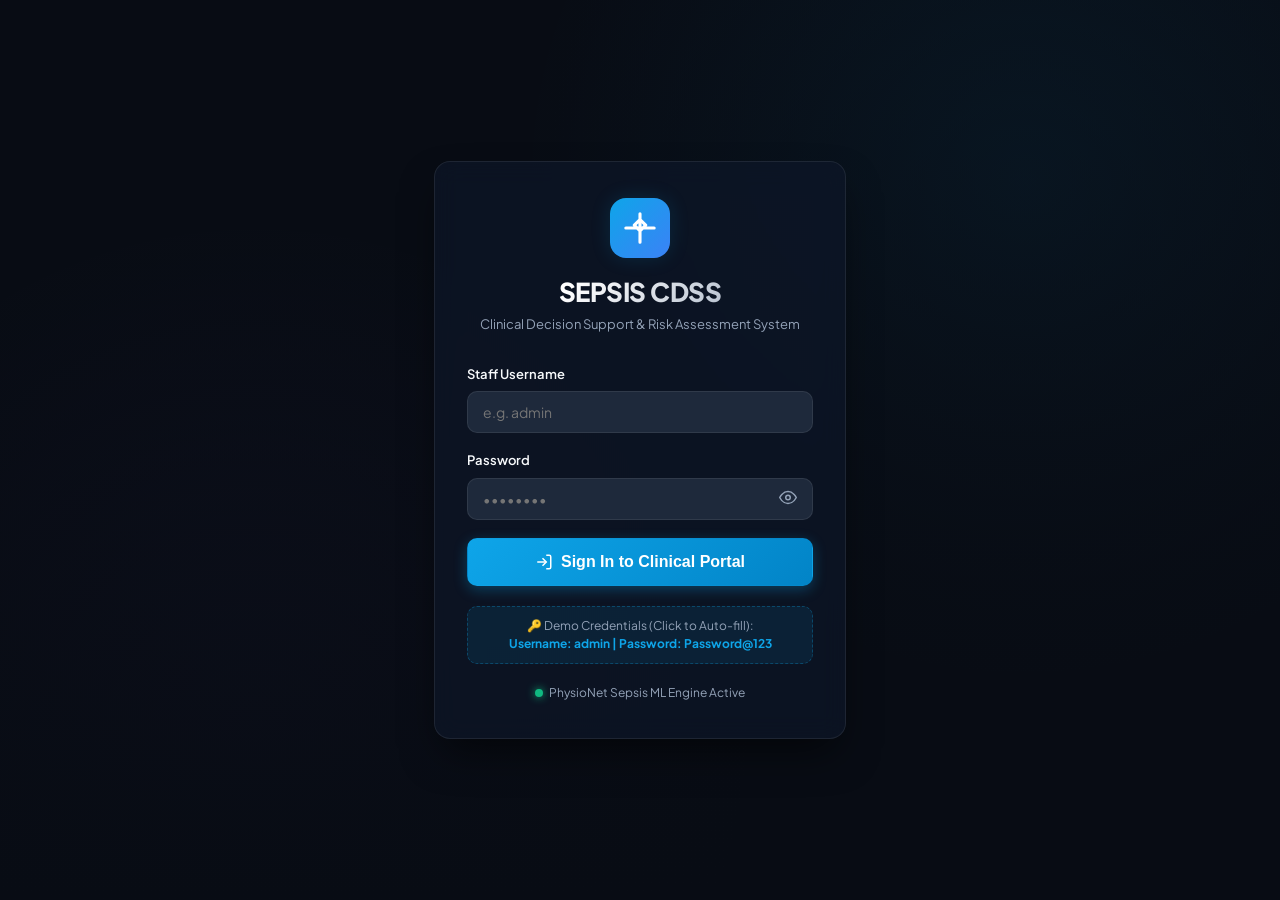
<file: templates/login.html>
<!DOCTYPE html>
<html lang="en">
<head>
    <meta charset="UTF-8">
    <meta name="viewport" content="width=device-width, initial-scale=1.0">
    <title>Staff Portal Login - Sepsis CDSS</title>
    <link rel="stylesheet" href="/static/css/style.css">
    <link rel="preconnect" href="https://fonts.googleapis.com">
    <link rel="preconnect" href="https://fonts.gstatic.com" crossorigin>
    <link href="https://fonts.googleapis.com/css2?family=Plus+Jakarta+Sans:wght@400;500;600;700;800&family=JetBrains+Mono:wght@400;500&display=swap" rel="stylesheet">
</head>
<body class="login-body">
    <div class="login-wrapper">
        <div class="login-card">
            <div class="brand-header">
                <div class="brand-icon">
                    <svg width="34" height="34" viewBox="0 0 24 24" fill="none" stroke="currentColor" stroke-width="2.2" stroke-linecap="round" stroke-linejoin="round">
                        <path d="M12 2v20M2 12h20M12 6l4 4-4 4-4-4 4-4z"/>
                    </svg>
                </div>
                <h1>SEPSIS CDSS</h1>
                <p class="brand-subtitle">Clinical Decision Support & Risk Assessment System</p>
            </div>

            <form id="loginForm" class="login-form">
                <div id="loginAlert" class="alert alert-danger hidden" role="alert"></div>

                <div class="form-group">
                    <label for="username">Staff Username</label>
                    <input type="text" id="username" name="username" class="form-control" placeholder="e.g. admin" required autocomplete="username">
                </div>

                <div class="form-group">
                    <label for="password">Password</label>
                    <div class="password-input-group">
                        <input type="password" id="password" name="password" class="form-control" placeholder="••••••••" required autocomplete="current-password">
                        <button type="button" id="btnTogglePassword" class="btn-toggle-password" title="Toggle password visibility">
                            <svg width="18" height="18" viewBox="0 0 24 24" fill="none" stroke="currentColor" stroke-width="2"><path d="M1 12s4-8 11-8 11 8 11 8-4 8-11 8-11-8-11-8z"/><circle cx="12" cy="12" r="3"/></svg>
                        </button>
                    </div>
                </div>

                <button type="submit" id="btnLogin" class="btn btn-primary btn-block btn-lg">
                    <svg width="18" height="18" viewBox="0 0 24 24" fill="none" stroke="currentColor" stroke-width="2"><path d="M15 3h4a2 2 0 0 1 2 2v14a2 2 0 0 1-2 2h-4"/><polyline points="10 17 15 12 10 7"/><line x1="15" y1="12" x2="3" y2="12"/></svg>
                    <span>Sign In to Clinical Portal</span>
                </button>
            </form>

            <div class="demo-credentials-badge" id="btnFillDemoCredentials">
                <div>🔑 Demo Credentials (Click to Auto-fill):</div>
                <strong>Username: admin | Password: Password@123</strong>
            </div>

            <div class="login-footer" style="margin-top: 20px; text-align: center; font-size: 12px; color: var(--text-muted);">
                <div class="security-badge" style="display: inline-flex; align-items: center; gap: 6px;">
                    <span class="dot online"></span>
                    <span>PhysioNet Sepsis ML Engine Active</span>
                </div>
            </div>
        </div>
    </div>

    <script src="/static/js/auth.js"></script>
</body>
</html>
</file>
<file: static/css/style.css>
/* ==========================================================================
   Sepsis CDSS - Ultra-Modern Clinical Decision Support System Design System
   ========================================================================== */

@import url('https://fonts.googleapis.com/css2?family=Inter:wght@300;400;500;600;700&family=Plus+Jakarta+Sans:wght@400;500;600;700;800&family=JetBrains+Mono:wght@400;500;600;700&display=swap');

:root {
    /* Base Color Palette (Dark Mode Default) */
    --bg-app: #080c14;
    --bg-card: rgba(15, 23, 42, 0.75);
    --bg-card-solid: #0f172a;
    --bg-card-hover: rgba(30, 41, 59, 0.85);
    --bg-header: rgba(8, 12, 20, 0.85);
    --bg-sidebar: #0b111e;
    --bg-input: #1e293b;
    --bg-input-focus: #334155;
    
    --text-main: #f8fafc;
    --text-muted: #94a3b8;
    --text-dim: #64748b;
    --border-color: rgba(255, 255, 255, 0.08);
    --border-glow: rgba(14, 165, 233, 0.3);
    
    /* Brand & Accent Colors */
    --primary: #0ea5e9;
    --primary-hover: #0284c7;
    --primary-glow: rgba(14, 165, 233, 0.25);
    --accent-blue: #3b82f6;
    --accent-purple: #8b5cf6;
    --accent-teal: #14b8a6;
    
    /* Risk Levels */
    --risk-low-bg: rgba(16, 185, 129, 0.12);
    --risk-low-text: #34d399;
    --risk-low-border: rgba(16, 185, 129, 0.4);
    --risk-low-glow: rgba(16, 185, 129, 0.25);
    
    --risk-mod-bg: rgba(245, 158, 11, 0.12);
    --risk-mod-text: #fbbf24;
    --risk-mod-border: rgba(245, 158, 11, 0.4);
    --risk-mod-glow: rgba(245, 158, 11, 0.25);
    
    --risk-high-bg: rgba(239, 68, 68, 0.15);
    --risk-high-text: #f87171;
    --risk-high-border: rgba(239, 68, 68, 0.45);
    --risk-high-glow: rgba(239, 68, 68, 0.35);

    /* Shadows & Glass */
    --glass-bg: rgba(15, 23, 42, 0.65);
    --glass-blur: blur(12px);
    --shadow-sm: 0 2px 4px rgba(0, 0, 0, 0.3);
    --shadow-md: 0 8px 24px -4px rgba(0, 0, 0, 0.4);
    --shadow-lg: 0 20px 40px -10px rgba(0, 0, 0, 0.6);
    --shadow-glow: 0 0 20px rgba(14, 165, 233, 0.15);
    
    --radius-sm: 6px;
    --radius-md: 10px;
    --radius-lg: 16px;
    --radius-full: 9999px;
    
    --font-sans: 'Plus Jakarta Sans', 'Inter', -apple-system, BlinkMacSystemFont, sans-serif;
    --font-mono: 'JetBrains Mono', monospace;
}

[data-theme="light"] {
    --bg-app: #f1f5f9;
    --bg-card: rgba(255, 255, 255, 0.9);
    --bg-card-solid: #ffffff;
    --bg-card-hover: #f8fafc;
    --bg-header: rgba(255, 255, 255, 0.9);
    --bg-sidebar: #ffffff;
    --bg-input: #f8fafc;
    --bg-input-focus: #ffffff;
    
    --text-main: #0f172a;
    --text-muted: #64748b;
    --text-dim: #94a3b8;
    --border-color: #e2e8f0;
    --border-glow: rgba(14, 165, 233, 0.4);
    
    --primary: #0284c7;
    --primary-hover: #0369a1;
    --primary-glow: rgba(2, 132, 199, 0.2);
    
    --risk-low-bg: #d1fae5;
    --risk-low-text: #065f46;
    --risk-low-border: #10b981;
    --risk-low-glow: rgba(16, 185, 129, 0.2);
    
    --risk-mod-bg: #fef3c7;
    --risk-mod-text: #92400e;
    --risk-mod-border: #f59e0b;
    --risk-mod-glow: rgba(245, 158, 11, 0.2);
    
    --risk-high-bg: #fee2e2;
    --risk-high-text: #991b1b;
    --risk-high-border: #ef4444;
    --risk-high-glow: rgba(239, 68, 68, 0.2);

    --glass-bg: rgba(255, 255, 255, 0.85);
    --shadow-sm: 0 1px 3px rgba(0,0,0,0.06);
    --shadow-md: 0 4px 12px rgba(0,0,0,0.08);
    --shadow-lg: 0 12px 30px rgba(0,0,0,0.12);
    --shadow-glow: 0 0 15px rgba(2, 132, 199, 0.1);
}

* {
    box-sizing: border-box;
    margin: 0;
    padding: 0;
}

html {
    scroll-behavior: smooth;
}

body {
    font-family: var(--font-sans);
    background-color: var(--bg-app);
    color: var(--text-main);
    line-height: 1.5;
    min-height: 100vh;
    overflow-x: hidden;
    -webkit-font-smoothing: antialiased;
}

/* Custom Scrollbar */
::-webkit-scrollbar {
    width: 6px;
    height: 6px;
}
::-webkit-scrollbar-track {
    background: transparent;
}
::-webkit-scrollbar-thumb {
    background: rgba(148, 163, 184, 0.2);
    border-radius: var(--radius-full);
}
::-webkit-scrollbar-thumb:hover {
    background: rgba(148, 163, 184, 0.4);
}

/* ==========================================================================
   Login Page Styling
   ========================================================================== */
.login-body {
    display: flex;
    align-items: center;
    justify-content: center;
    min-height: 100vh;
    background: radial-gradient(circle at 80% 20%, rgba(14, 165, 233, 0.12), transparent 40%),
                radial-gradient(circle at 20% 80%, rgba(139, 92, 246, 0.1), transparent 40%),
                var(--bg-app);
    position: relative;
    overflow: hidden;
}

.login-body::before {
    content: '';
    position: absolute;
    top: 0; left: 0; right: 0; bottom: 0;
    background: linear-gradient(to bottom, rgba(8,12,20,0.4), var(--bg-app));
    pointer-events: none;
}

.login-wrapper {
    width: 100%;
    max-width: 460px;
    padding: 24px;
    position: relative;
    z-index: 10;
}

.login-card {
    background: var(--glass-bg);
    backdrop-filter: var(--glass-blur);
    border: 1px solid var(--border-color);
    border-radius: var(--radius-lg);
    padding: 36px 32px;
    box-shadow: var(--shadow-lg);
    transition: transform 0.3s ease, border-color 0.3s ease;
}

.login-card:hover {
    border-color: var(--border-glow);
}

.brand-header {
    text-align: center;
    margin-bottom: 30px;
}

.brand-icon {
    display: inline-flex;
    align-items: center;
    justify-content: center;
    width: 60px;
    height: 60px;
    background: linear-gradient(135deg, var(--primary), #3b82f6);
    color: #fff;
    border-radius: 16px;
    margin-bottom: 14px;
    box-shadow: var(--shadow-glow);
}

.brand-header h1 {
    font-size: 26px;
    font-weight: 800;
    letter-spacing: -0.5px;
    background: linear-gradient(135deg, #ffffff 30%, #94a3b8);
    -webkit-background-clip: text;
    -webkit-text-fill-color: transparent;
}

[data-theme="light"] .brand-header h1 {
    background: linear-gradient(135deg, #0f172a 30%, #334155);
    -webkit-background-clip: text;
    -webkit-text-fill-color: transparent;
}

.brand-subtitle {
    font-size: 13px;
    color: var(--text-muted);
    margin-top: 4px;
}

.password-input-group {
    position: relative;
}

.btn-toggle-password {
    position: absolute;
    right: 12px;
    top: 50%;
    transform: translateY(-50%);
    background: transparent;
    border: none;
    color: var(--text-muted);
    cursor: pointer;
    padding: 4px;
}

.btn-toggle-password:hover {
    color: var(--text-main);
}

.demo-credentials-badge {
    background: rgba(14, 165, 233, 0.1);
    border: 1px border-color var(--border-color);
    border: 1px dashed var(--border-glow);
    border-radius: var(--radius-md);
    padding: 10px 14px;
    margin-top: 20px;
    font-size: 12px;
    color: var(--text-muted);
    cursor: pointer;
    transition: all 0.2s ease;
    text-align: center;
}

.demo-credentials-badge:hover {
    background: rgba(14, 165, 233, 0.2);
    color: var(--text-main);
}

.demo-credentials-badge strong {
    color: var(--primary);
}

/* ==========================================================================
   Header & Sidebar Layout
   ========================================================================== */
.app-header {
    height: 68px;
    background-color: var(--bg-header);
    backdrop-filter: var(--glass-blur);
    border-bottom: 1px solid var(--border-color);
    display: flex;
    align-items: center;
    justify-content: space-between;
    padding: 0 28px;
    position: sticky;
    top: 0;
    z-index: 100;
}

.header-brand {
    display: flex;
    align-items: center;
    gap: 14px;
}

.brand-logo {
    display: flex;
    align-items: center;
    justify-content: center;
    width: 40px;
    height: 40px;
    background: linear-gradient(135deg, var(--primary), var(--accent-blue));
    color: white;
    border-radius: var(--radius-md);
    box-shadow: 0 0 15px rgba(14, 165, 233, 0.4);
}

.brand-titles {
    display: flex;
    flex-direction: column;
}

.brand-name {
    font-weight: 800;
    font-size: 17px;
    letter-spacing: 0.5px;
    color: var(--text-main);
}

.brand-tag {
    font-size: 11px;
    color: var(--text-muted);
    font-weight: 500;
}

.header-controls {
    display: flex;
    align-items: center;
    gap: 18px;
}

.clinical-clock {
    font-family: var(--font-mono);
    font-size: 12px;
    color: var(--text-muted);
    background: rgba(255, 255, 255, 0.04);
    padding: 6px 12px;
    border-radius: var(--radius-sm);
    border: 1px solid var(--border-color);
}

.user-profile-badge {
    display: flex;
    align-items: center;
    gap: 10px;
    background: rgba(255, 255, 255, 0.04);
    border: 1px solid var(--border-color);
    padding: 5px 12px 5px 6px;
    border-radius: var(--radius-full);
}

.user-avatar {
    width: 28px;
    height: 28px;
    border-radius: 50%;
    background: linear-gradient(135deg, #0ea5e9, #8b5cf6);
    color: white;
    font-weight: 700;
    font-size: 11px;
    display: flex;
    align-items: center;
    justify-content: center;
}

.user-name {
    font-size: 13px;
    font-weight: 600;
}

.role-pill {
    font-size: 10px;
    font-weight: 700;
    background: var(--primary);
    color: white;
    padding: 2px 7px;
    border-radius: var(--radius-full);
    letter-spacing: 0.5px;
}

.app-layout {
    display: flex;
    min-height: calc(100vh - 68px);
}

.app-sidebar {
    width: 260px;
    background-color: var(--bg-sidebar);
    border-right: 1px solid var(--border-color);
    display: flex;
    flex-direction: column;
    justify-content: space-between;
    padding: 24px 14px;
    transition: width 0.3s ease;
}

.sidebar-nav {
    display: flex;
    flex-direction: column;
    gap: 8px;
}

.nav-section-label {
    font-size: 10px;
    font-weight: 700;
    color: var(--text-dim);
    text-transform: uppercase;
    letter-spacing: 1px;
    padding: 8px 12px 4px 12px;
}

.nav-item {
    display: flex;
    align-items: center;
    gap: 12px;
    padding: 11px 16px;
    border: 1px solid transparent;
    background: transparent;
    color: var(--text-muted);
    font-size: 14px;
    font-weight: 600;
    border-radius: var(--radius-md);
    cursor: pointer;
    text-align: left;
    transition: all 0.2s cubic-bezier(0.4, 0, 0.2, 1);
    position: relative;
}

.nav-item .icon-box {
    display: flex;
    align-items: center;
    justify-content: center;
    width: 24px;
    height: 24px;
    transition: color 0.2s ease;
}

.nav-item:hover {
    background: rgba(255, 255, 255, 0.04);
    color: var(--text-main);
    transform: translateX(2px);
}

.nav-item.active {
    background: linear-gradient(90deg, rgba(14, 165, 233, 0.15), rgba(14, 165, 233, 0.05));
    border-color: rgba(14, 165, 233, 0.3);
    color: var(--primary);
    box-shadow: 0 4px 12px rgba(14, 165, 233, 0.1);
}

.nav-item.active::before {
    content: '';
    position: absolute;
    left: -14px;
    top: 20%;
    height: 60%;
    width: 4px;
    background: var(--primary);
    border-radius: 0 4px 4px 0;
    box-shadow: 0 0 10px var(--primary);
}

.sidebar-footer {
    font-size: 11px;
    color: var(--text-muted);
    padding: 16px 12px;
    border-top: 1px solid var(--border-color);
}

.model-badge {
    display: flex;
    align-items: center;
    gap: 8px;
    background: rgba(255, 255, 255, 0.03);
    border: 1px solid var(--border-color);
    padding: 8px 12px;
    border-radius: var(--radius-md);
}

.dot.online {
    display: inline-block;
    width: 8px;
    height: 8px;
    background-color: #10b981;
    border-radius: 50%;
    box-shadow: 0 0 8px #10b981;
    animation: pulse 2s infinite;
}

@keyframes pulse {
    0% { transform: scale(0.95); box-shadow: 0 0 0 0 rgba(16, 185, 129, 0.7); }
    70% { transform: scale(1); box-shadow: 0 0 0 6px rgba(16, 185, 129, 0); }
    100% { transform: scale(0.95); box-shadow: 0 0 0 0 rgba(16, 185, 129, 0); }
}

.app-content {
    flex: 1;
    padding: 32px 36px;
    overflow-y: auto;
    max-width: 1600px;
    margin: 0 auto;
    width: 100%;
}

/* ==========================================================================
   Content Sections & Cards
   ========================================================================== */
.content-section {
    display: none;
    animation: fadeIn 0.3s ease-in-out;
}

.content-section.active {
    display: block;
}

@keyframes fadeIn {
    from { opacity: 0; transform: translateY(6px); }
    to { opacity: 1; transform: translateY(0); }
}

.section-header {
    margin-bottom: 28px;
}

.section-header h2 {
    font-size: 24px;
    font-weight: 800;
    letter-spacing: -0.5px;
    color: var(--text-main);
}

.subtitle {
    font-size: 14px;
    color: var(--text-muted);
    margin-top: 4px;
}

.card {
    background: var(--bg-card);
    backdrop-filter: var(--glass-blur);
    border: 1px solid var(--border-color);
    border-radius: var(--radius-lg);
    box-shadow: var(--shadow-md);
    margin-bottom: 28px;
    transition: border-color 0.2s ease, box-shadow 0.2s ease;
}

.card:hover {
    border-color: rgba(255, 255, 255, 0.12);
}

.card-header {
    padding: 20px 24px;
    border-bottom: 1px solid var(--border-color);
    display: flex;
    align-items: center;
    justify-content: space-between;
    gap: 16px;
}

.card-header h3 {
    font-size: 17px;
    font-weight: 700;
    color: var(--text-main);
    display: flex;
    align-items: center;
    gap: 10px;
}

.card-body {
    padding: 24px;
}

/* Preset Action Toolbar */
.preset-toolbar {
    display: flex;
    align-items: center;
    gap: 10px;
    padding: 12px 16px;
    background: rgba(255, 255, 255, 0.03);
    border: 1px solid var(--border-color);
    border-radius: var(--radius-md);
    margin-bottom: 20px;
    flex-wrap: wrap;
}

.preset-title {
    font-size: 12px;
    font-weight: 700;
    color: var(--text-muted);
    text-transform: uppercase;
    letter-spacing: 0.5px;
    margin-right: 6px;
}

.btn-preset {
    padding: 6px 12px;
    font-size: 12px;
    font-weight: 600;
    border-radius: var(--radius-sm);
    border: 1px solid var(--border-color);
    background: var(--bg-input);
    color: var(--text-main);
    cursor: pointer;
    transition: all 0.2s ease;
    display: inline-flex;
    align-items: center;
    gap: 6px;
}

.btn-preset:hover {
    border-color: var(--primary);
    transform: translateY(-1px);
}

.btn-preset.preset-low { border-color: rgba(16, 185, 129, 0.4); color: var(--risk-low-text); }
.btn-preset.preset-low:hover { background: var(--risk-low-bg); }

.btn-preset.preset-mod { border-color: rgba(245, 158, 11, 0.4); color: var(--risk-mod-text); }
.btn-preset.preset-mod:hover { background: var(--risk-mod-bg); }

.btn-preset.preset-high { border-color: rgba(239, 68, 68, 0.4); color: var(--risk-high-text); }
.btn-preset.preset-high:hover { background: var(--risk-high-bg); }

/* ==========================================================================
   KPI & Dashboard Grids
   ========================================================================== */
.kpi-grid {
    display: grid;
    grid-template-columns: repeat(auto-fit, minmax(240px, 1fr));
    gap: 20px;
    margin-bottom: 28px;
}

.kpi-card {
    background: var(--bg-card);
    backdrop-filter: var(--glass-blur);
    border: 1px solid var(--border-color);
    border-radius: var(--radius-lg);
    padding: 22px 24px;
    display: flex;
    align-items: center;
    gap: 18px;
    position: relative;
    overflow: hidden;
    transition: all 0.25s ease;
}

.kpi-card:hover {
    transform: translateY(-3px);
    border-color: var(--border-glow);
    box-shadow: var(--shadow-lg);
}

.kpi-icon {
    width: 52px;
    height: 52px;
    border-radius: var(--radius-md);
    display: flex;
    align-items: center;
    justify-content: center;
    flex-shrink: 0;
}

.kpi-icon.blue { background: rgba(14, 165, 233, 0.15); color: #38bdf8; border: 1px solid rgba(14, 165, 233, 0.25); }
.kpi-icon.purple { background: rgba(139, 92, 246, 0.15); color: #c084fc; border: 1px solid rgba(139, 92, 246, 0.25); }
.kpi-icon.red { background: rgba(239, 68, 68, 0.15); color: #f87171; border: 1px solid rgba(239, 68, 68, 0.25); }
.kpi-icon.amber { background: rgba(245, 158, 11, 0.15); color: #fbbf24; border: 1px solid rgba(245, 158, 11, 0.25); }

.kpi-details {
    display: flex;
    flex-direction: column;
}

.kpi-value {
    font-family: var(--font-mono);
    font-size: 28px;
    font-weight: 800;
    line-height: 1.1;
}

.kpi-label {
    font-size: 13px;
    color: var(--text-muted);
    font-weight: 500;
    margin-top: 4px;
}

.dashboard-grid {
    display: grid;
    grid-template-columns: repeat(12, 1fr);
    gap: 24px;
}

.grid-col-8 { grid-column: span 8; }
.grid-col-6 { grid-column: span 6; }
.grid-col-4 { grid-column: span 4; }

@media (max-width: 1024px) {
    .grid-col-8, .grid-col-6, .grid-col-4 { grid-column: span 12; }
    .app-sidebar { width: 72px; padding: 20px 8px; }
    .nav-item span, .brand-titles, .nav-section-label, .sidebar-footer { display: none; }
    .nav-item { justify-content: center; padding: 12px; }
    .app-content { padding: 20px; }
}

/* Filter Pills */
.filter-pills {
    display: flex;
    gap: 8px;
    margin-bottom: 16px;
    flex-wrap: wrap;
}

.filter-pill {
    padding: 5px 12px;
    font-size: 12px;
    font-weight: 600;
    border-radius: var(--radius-full);
    border: 1px solid var(--border-color);
    background: transparent;
    color: var(--text-muted);
    cursor: pointer;
    transition: all 0.2s ease;
}

.filter-pill:hover, .filter-pill.active {
    background: var(--primary);
    border-color: var(--primary);
    color: white;
}

/* ==========================================================================
   Form Controls & Buttons
   ========================================================================== */
.form-group {
    margin-bottom: 18px;
}

.form-group label {
    display: flex;
    justify-content: space-between;
    align-items: center;
    font-size: 13px;
    font-weight: 600;
    margin-bottom: 7px;
    color: var(--text-main);
}

.label-range {
    font-size: 11px;
    color: var(--text-dim);
    font-weight: 400;
}

.required {
    color: #ef4444;
}

.form-control {
    width: 100%;
    padding: 11px 15px;
    background-color: var(--bg-input);
    border: 1px solid var(--border-color);
    border-radius: var(--radius-md);
    color: var(--text-main);
    font-family: var(--font-sans);
    font-size: 14px;
    outline: none;
    transition: all 0.2s ease;
}

.form-control:focus {
    border-color: var(--primary);
    box-shadow: 0 0 0 3px var(--primary-glow);
    background-color: var(--bg-input-focus);
}

.form-grid-3 {
    display: grid;
    grid-template-columns: repeat(3, 1fr);
    gap: 18px;
}

.form-grid-2 {
    display: grid;
    grid-template-columns: repeat(2, 1fr);
    gap: 18px;
}

.form-section-title {
    font-size: 13px;
    font-weight: 700;
    text-transform: uppercase;
    letter-spacing: 0.8px;
    color: var(--primary);
    margin: 22px 0 14px 0;
    display: flex;
    align-items: center;
    gap: 8px;
}

.form-section-title::after {
    content: '';
    flex: 1;
    height: 1px;
    background: var(--border-color);
}

@media (max-width: 768px) {
    .form-grid-3, .form-grid-2 { grid-template-columns: 1fr; }
}

.btn {
    display: inline-flex;
    align-items: center;
    justify-content: center;
    gap: 8px;
    padding: 10px 20px;
    font-size: 14px;
    font-weight: 600;
    border-radius: var(--radius-md);
    border: 1px solid transparent;
    cursor: pointer;
    transition: all 0.2s cubic-bezier(0.4, 0, 0.2, 1);
}

.btn-primary { 
    background: linear-gradient(135deg, var(--primary), var(--primary-hover)); 
    color: white; 
    box-shadow: 0 4px 14px rgba(14, 165, 233, 0.3);
}

.btn-primary:hover { 
    box-shadow: 0 6px 20px rgba(14, 165, 233, 0.45);
    transform: translateY(-1px);
}

.btn-outline { 
    background: transparent; 
    border-color: var(--border-color); 
    color: var(--text-main); 
}

.btn-outline:hover { 
    background: rgba(255,255,255,0.06); 
    border-color: rgba(255,255,255,0.2);
}

.btn-block { width: 100%; }
.btn-sm { padding: 6px 14px; font-size: 12px; border-radius: var(--radius-sm); }
.btn-lg { padding: 14px 28px; font-size: 16px; border-radius: var(--radius-md); }

.btn-icon {
    background: transparent;
    border: 1px solid var(--border-color);
    color: var(--text-main);
    padding: 8px;
    border-radius: var(--radius-md);
    cursor: pointer;
    display: inline-flex;
    align-items: center;
    justify-content: center;
    transition: all 0.2s ease;
}

.btn-icon:hover {
    background: rgba(255, 255, 255, 0.06);
    border-color: var(--border-glow);
}

/* Accordion */
.lab-details-accordion {
    margin-top: 20px;
    border: 1px solid var(--border-color);
    border-radius: var(--radius-md);
    background: rgba(0, 0, 0, 0.15);
    overflow: hidden;
}

.accordion-header {
    padding: 14px 18px;
    font-size: 13px;
    font-weight: 600;
    color: var(--text-muted);
    cursor: pointer;
    user-select: none;
    transition: background 0.2s ease;
}

.accordion-header:hover {
    background: rgba(255, 255, 255, 0.03);
    color: var(--text-main);
}

.accordion-body {
    padding: 18px;
    border-top: 1px solid var(--border-color);
}

/* ==========================================================================
   Assessment Output & SIRS Styling
   ========================================================================== */
.assessment-grid {
    display: grid;
    grid-template-columns: 1fr 1fr;
    gap: 28px;
}

@media (max-width: 1024px) {
    .assessment-grid { grid-template-columns: 1fr; }
}

.placeholder-box {
    text-align: center;
    padding: 70px 24px;
    color: var(--text-muted);
}

.placeholder-box svg {
    margin-bottom: 16px;
    color: var(--text-dim);
}

.risk-display-box {
    padding: 28px;
    border-radius: var(--radius-lg);
    margin-bottom: 24px;
    border: 2px solid var(--border-color);
    box-shadow: var(--shadow-md);
    transition: all 0.3s ease;
}

.risk-display-box.risk-low {
    background: var(--risk-low-bg);
    border-color: var(--risk-low-border);
    color: var(--risk-low-text);
    box-shadow: 0 0 25px var(--risk-low-glow);
}

.risk-display-box.risk-mod {
    background: var(--risk-mod-bg);
    border-color: var(--risk-mod-border);
    color: var(--risk-mod-text);
    box-shadow: 0 0 25px var(--risk-mod-glow);
}

.risk-display-box.risk-high {
    background: var(--risk-high-bg);
    border-color: var(--risk-high-border);
    color: var(--risk-high-text);
    box-shadow: 0 0 30px var(--risk-high-glow);
}

.risk-header {
    display: flex;
    justify-content: space-between;
    align-items: center;
    margin-bottom: 14px;
}

.risk-title {
    font-size: 12px;
    font-weight: 800;
    letter-spacing: 1px;
    text-transform: uppercase;
}

.risk-level-tag {
    font-size: 13px;
    font-weight: 800;
    padding: 5px 14px;
    border-radius: var(--radius-full);
    background: rgba(0,0,0,0.3);
    letter-spacing: 0.5px;
}

.risk-score-value {
    font-family: var(--font-mono);
    font-size: 48px;
    font-weight: 800;
    margin-bottom: 18px;
    line-height: 1;
}

.risk-meter-bar {
    height: 12px;
    background: rgba(0, 0, 0, 0.3);
    border-radius: var(--radius-full);
    overflow: hidden;
    margin-bottom: 10px;
    padding: 2px;
}

.risk-meter-fill {
    height: 100%;
    border-radius: var(--radius-full);
    background: currentColor;
    transition: width 0.8s cubic-bezier(0.4, 0, 0.2, 1);
    box-shadow: 0 0 10px currentColor;
}

.risk-threshold-marks {
    display: flex;
    justify-content: space-between;
    font-size: 11px;
    opacity: 0.85;
    font-weight: 500;
}

.sirs-box {
    background: rgba(255, 255, 255, 0.02);
    border: 1px solid var(--border-color);
    border-radius: var(--radius-md);
    padding: 20px;
    margin-bottom: 24px;
}

.sirs-header {
    display: flex;
    justify-content: space-between;
    align-items: center;
    margin-bottom: 14px;
}

.sirs-header h4 {
    font-size: 13px;
    font-weight: 700;
    letter-spacing: 0.5px;
    color: var(--text-main);
}

.sirs-list {
    list-style: none;
}

.sirs-item {
    display: flex;
    justify-content: space-between;
    align-items: center;
    padding: 10px 0;
    border-bottom: 1px dashed var(--border-color);
    font-size: 13px;
}

.sirs-item:last-child { border-bottom: none; }

.sirs-item .status-icon {
    font-weight: 700;
    font-size: 12px;
}

.indicators-box {
    margin-bottom: 24px;
}

.indicators-box h4 {
    font-size: 12px;
    font-weight: 700;
    margin-bottom: 12px;
    color: var(--text-muted);
    text-transform: uppercase;
    letter-spacing: 0.5px;
}

.indicator-card {
    padding: 14px 18px;
    border-radius: var(--radius-md);
    margin-bottom: 12px;
    font-size: 13px;
    border-left: 4px solid var(--primary);
    background: rgba(255, 255, 255, 0.03);
}

.indicator-card.high { border-left-color: #ef4444; background: rgba(239, 68, 68, 0.08); }
.indicator-card.medium { border-left-color: #f59e0b; background: rgba(245, 158, 11, 0.08); }
.indicator-card.low { border-left-color: #10b981; background: rgba(16, 185, 129, 0.08); }

.indicator-card h5 { font-weight: 700; margin-bottom: 3px; font-size: 14px; }

.disclaimer-alert {
    display: flex;
    align-items: center;
    gap: 12px;
    font-size: 12px;
    color: var(--text-muted);
    background: rgba(255, 255, 255, 0.02);
    border: 1px solid var(--border-color);
    padding: 14px 18px;
    border-radius: var(--radius-md);
}

/* ==========================================================================
   Table & Badge Utilities
   ========================================================================== */
.table-responsive {
    width: 100%;
    overflow-x: auto;
}

.table {
    width: 100%;
    border-collapse: separate;
    border-spacing: 0;
    font-size: 13px;
}

.table th, .table td {
    padding: 14px 18px;
    text-align: left;
    border-bottom: 1px solid var(--border-color);
}

.table th {
    font-weight: 700;
    color: var(--text-muted);
    background: rgba(0, 0, 0, 0.2);
    text-transform: uppercase;
    font-size: 11px;
    letter-spacing: 0.5px;
}

.table tbody tr {
    transition: background 0.15s ease;
}

.table tbody tr:hover {
    background: rgba(255, 255, 255, 0.03);
}

.patient-avatar-pill {
    display: inline-flex;
    align-items: center;
    gap: 10px;
}

.avatar-circle {
    width: 32px;
    height: 32px;
    border-radius: 50%;
    background: linear-gradient(135deg, #0ea5e9, #6366f1);
    color: white;
    font-weight: 700;
    font-size: 12px;
    display: flex;
    align-items: center;
    justify-content: center;
    flex-shrink: 0;
}

.badge {
    display: inline-flex;
    align-items: center;
    gap: 6px;
    padding: 4px 10px;
    border-radius: var(--radius-full);
    font-size: 11px;
    font-weight: 700;
    letter-spacing: 0.3px;
}

.badge-success { background: var(--risk-low-bg); color: var(--risk-low-text); border: 1px solid var(--risk-low-border); }
.badge-warning { background: var(--risk-mod-bg); color: var(--risk-mod-text); border: 1px solid var(--risk-mod-border); }
.badge-danger { background: var(--risk-high-bg); color: var(--risk-high-text); border: 1px solid var(--risk-high-border); }
.badge-secondary { background: rgba(255, 255, 255, 0.08); color: var(--text-muted); border: 1px solid var(--border-color); }

.alert {
    padding: 14px 18px;
    border-radius: var(--radius-md);
    margin-bottom: 24px;
    font-size: 13px;
    font-weight: 500;
    display: flex;
    align-items: center;
    gap: 12px;
}
.alert-danger { background: rgba(239, 68, 68, 0.15); color: #f87171; border: 1px solid rgba(239, 68, 68, 0.3); }
.alert-success { background: rgba(16, 185, 129, 0.15); color: #34d399; border: 1px solid rgba(16, 185, 129, 0.3); }

/* Modal Styling */
.modal {
    position: fixed;
    top: 0; left: 0; right: 0; bottom: 0;
    z-index: 1000;
    display: flex;
    align-items: center;
    justify-content: center;
}

.modal-backdrop {
    position: absolute;
    top:0; left:0; right:0; bottom:0;
    background: rgba(0, 0, 0, 0.7);
    backdrop-filter: blur(6px);
}

.modal-content {
    position: relative;
    z-index: 1001;
    width: 100%;
    max-width: 560px;
    margin: 20px;
    animation: modalPop 0.25s cubic-bezier(0.175, 0.885, 0.32, 1.275);
}

@keyframes modalPop {
    from { opacity: 0; transform: scale(0.95); }
    to { opacity: 1; transform: scale(1); }
}

.btn-close {
    background: transparent;
    border: none;
    font-size: 24px;
    color: var(--text-muted);
    cursor: pointer;
    line-height: 1;
    padding: 4px;
    border-radius: var(--radius-sm);
}

.btn-close:hover {
    color: var(--text-main);
    background: rgba(255, 255, 255, 0.1);
}

.hidden { display: none !important; }
.text-center { text-align: center; }
.text-right { text-align: right; }
.text-danger { color: #f87171 !important; }
.text-warning { color: #fbbf24 !important; }
.text-success { color: #34d399 !important; }
.text-muted { color: var(--text-muted) !important; }
.flex-between { display: flex; justify-content: space-between; align-items: center; }
.flex-column-center { display: flex; flex-direction: column; align-items: center; }
.mr-2 { margin-right: 8px; }
.mb-0 { margin-bottom: 0 !important; }
.mb-4 { margin-bottom: 24px !important; }
.p-3 { padding: 16px !important; }
.inline-select { width: auto; display: inline-block; }
</file>
